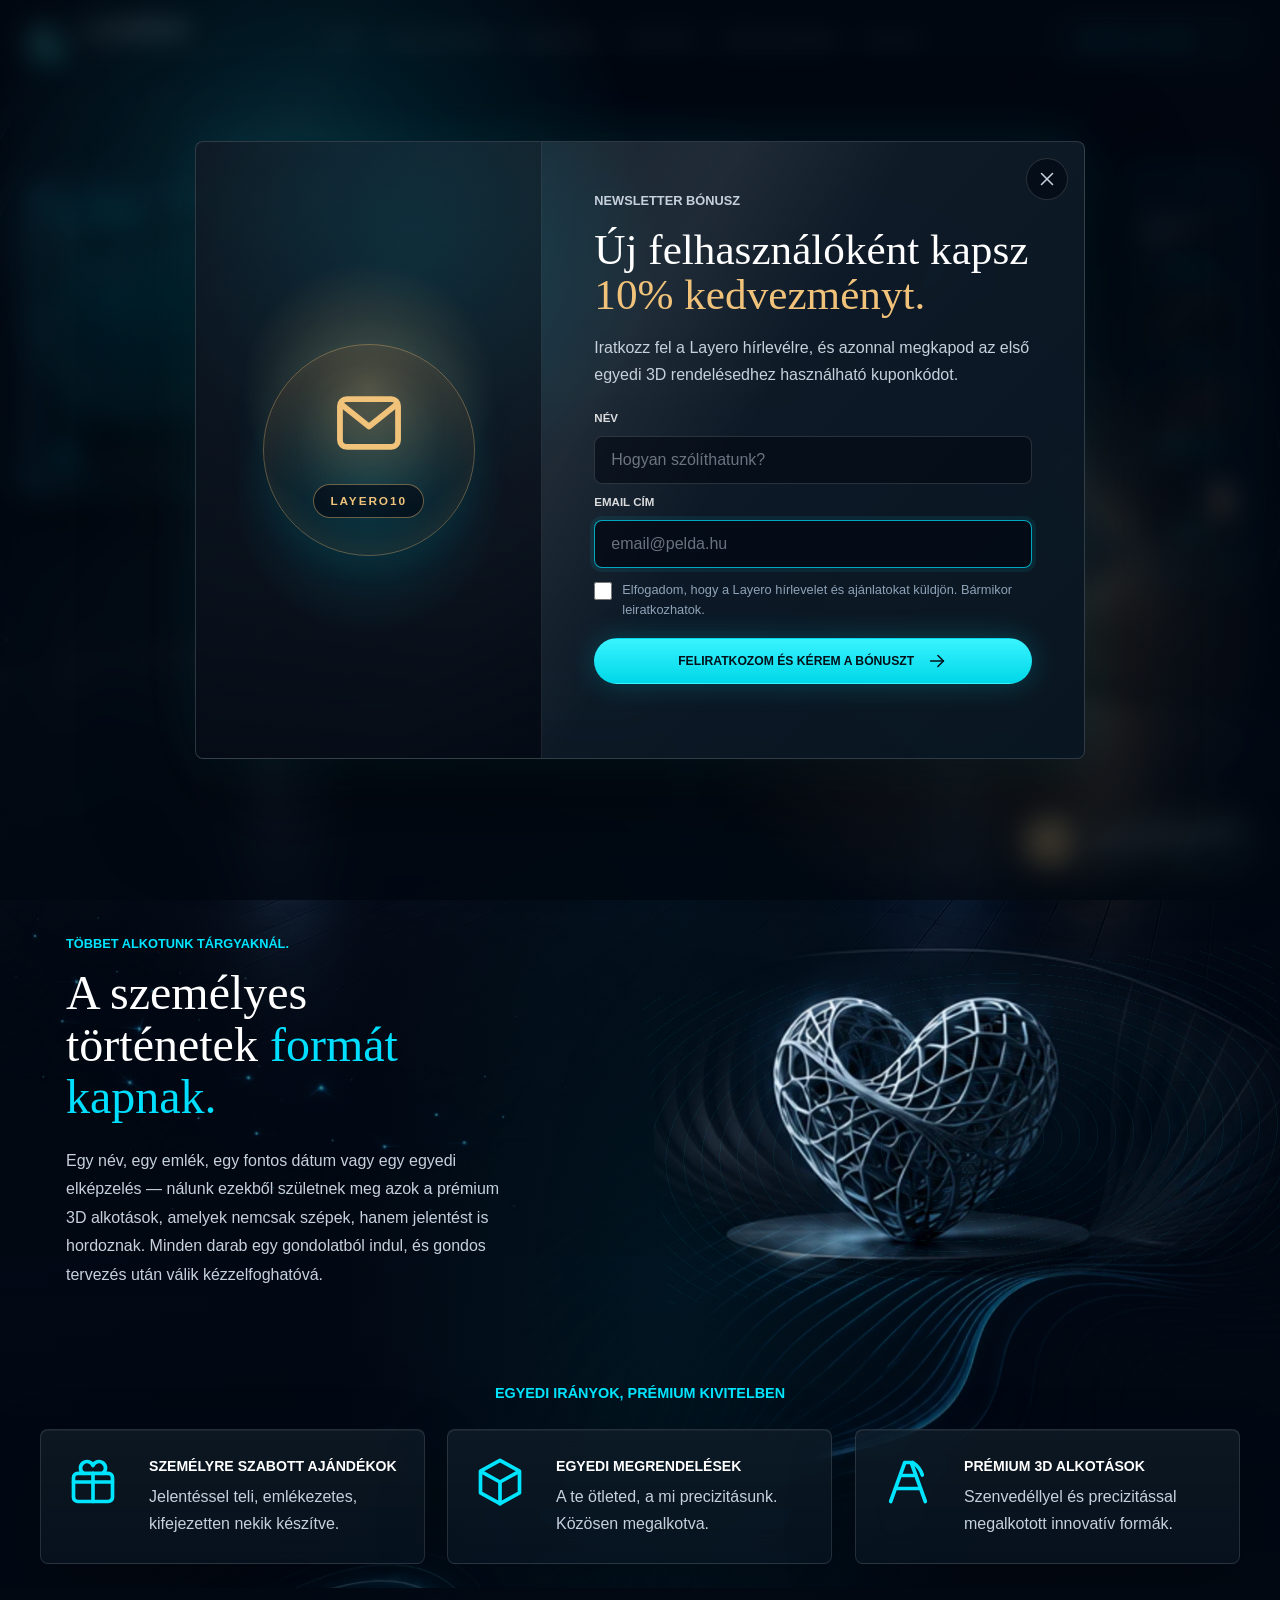
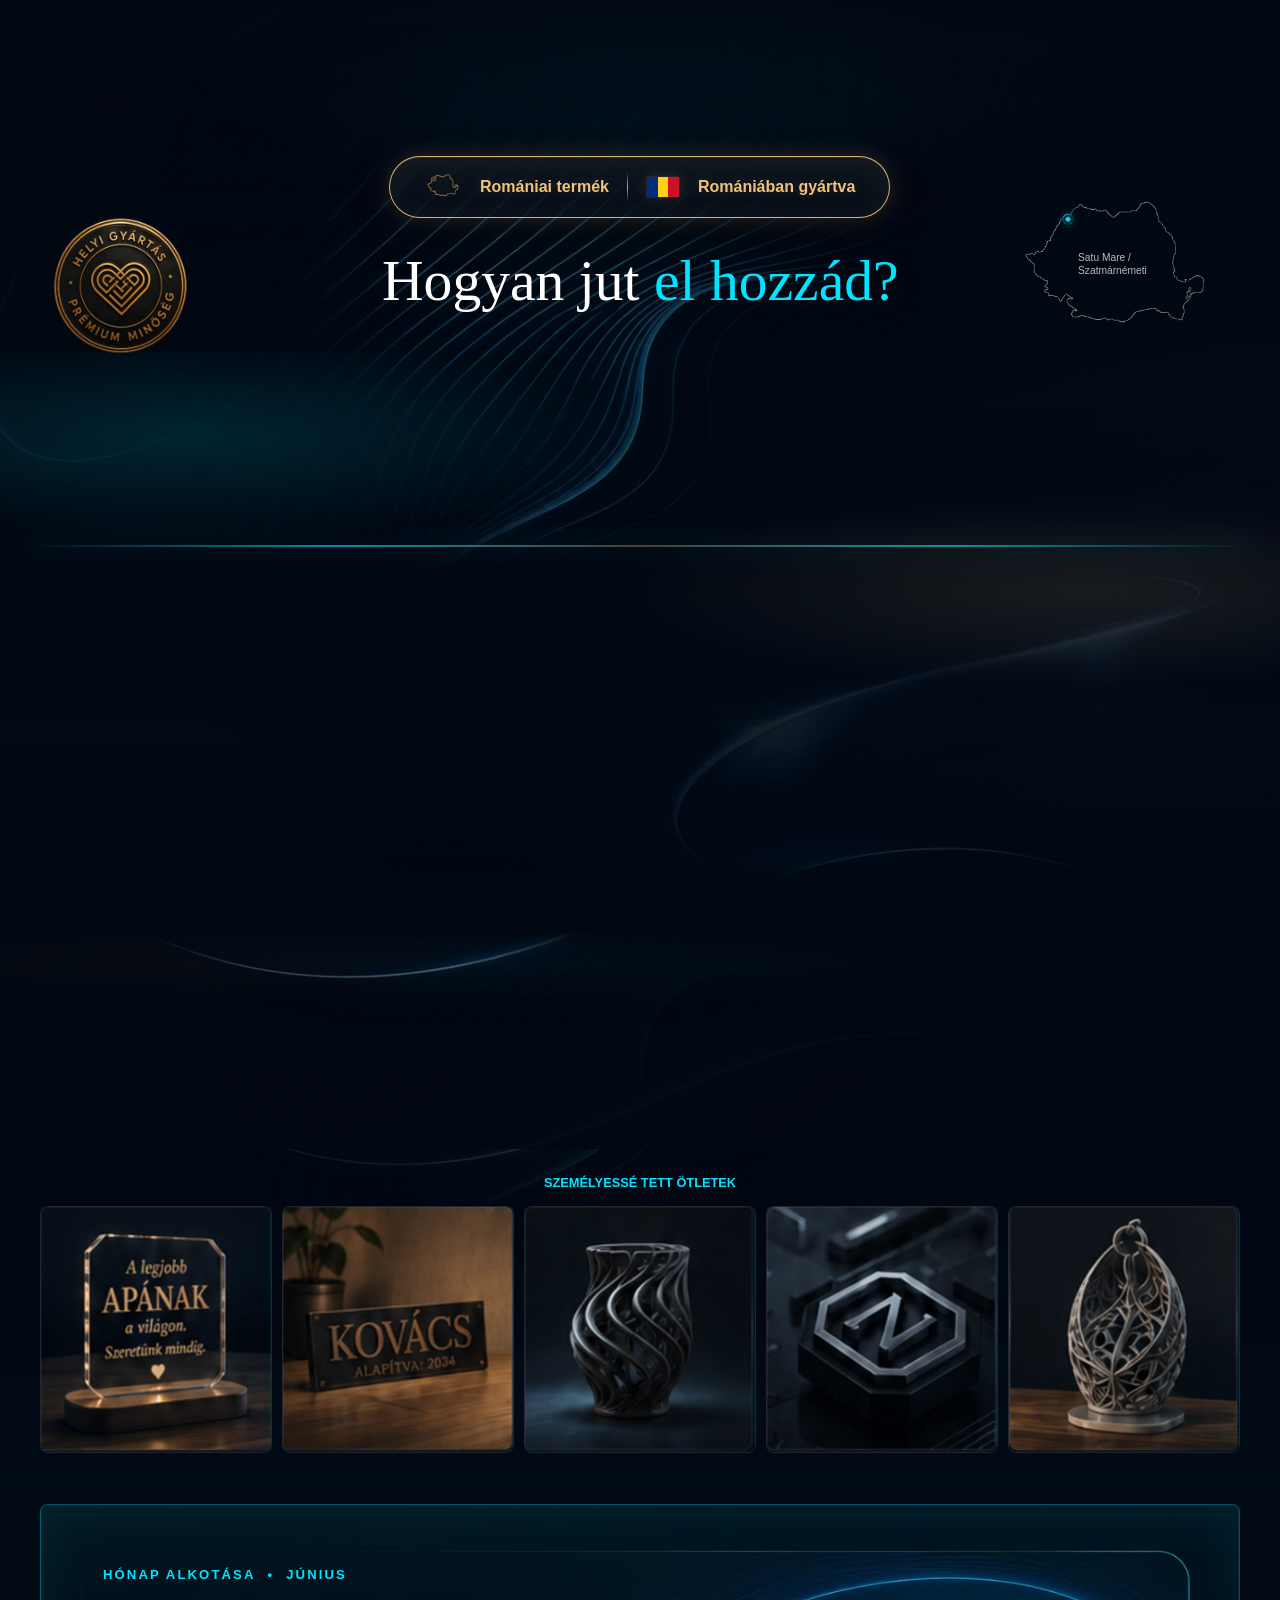
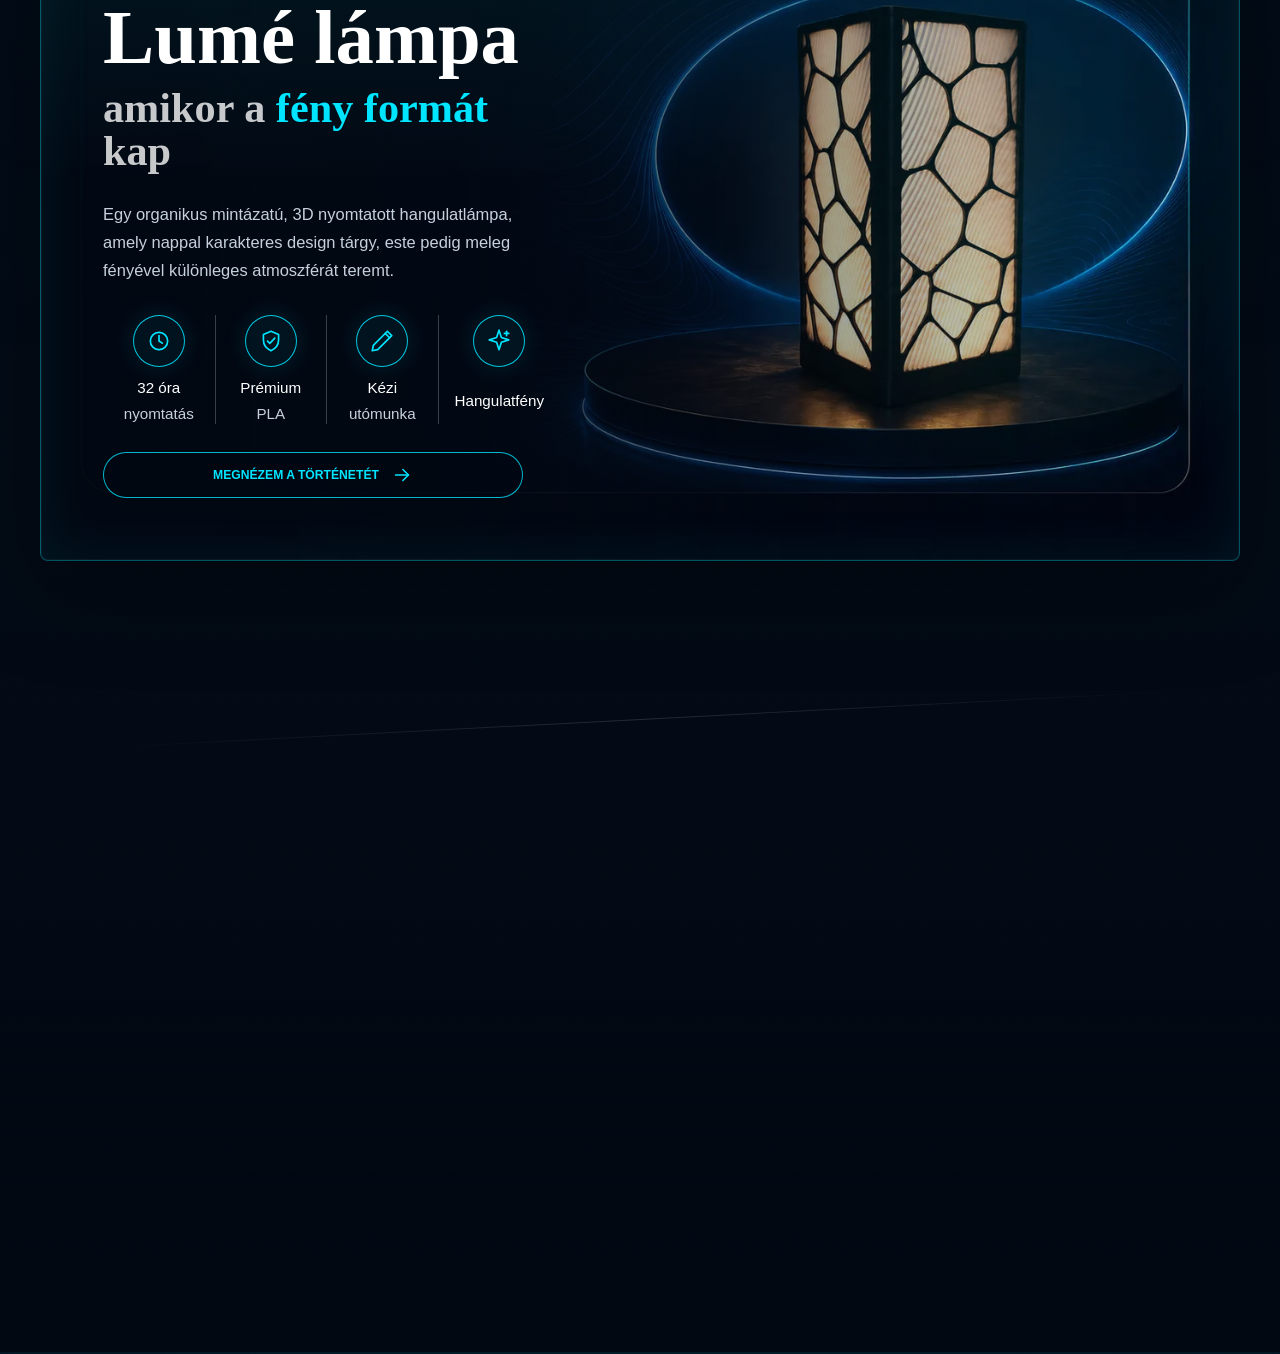
<file: index.html>
<!doctype html>
<html lang="hu">
  <head>
    <meta charset="utf-8">
    <meta name="viewport" content="width=device-width, initial-scale=1">
    <meta name="description" content="Layero 3D Design - szemelyre szabott ajandekok, egyedi 3D alkotasok es premium megrendelesek.">
    <title>Layero 3D Design</title>
    <link rel="preload" href="assets/images/hero-layero-futuristic-tunnel-900.webp" as="image" media="(max-width: 720px)">
    <link rel="preload" href="assets/images/hero-layero-futuristic-tunnel-1200.webp" as="image" media="(min-width: 721px) and (max-width: 1060px)">
    <link rel="preload" href="assets/images/hero-layero-futuristic-tunnel-1600.webp" as="image" media="(min-width: 1061px)">
    <link rel="preload" href="assets/images/hero-local-romania-transparent-720.webp" as="image" media="(min-width: 1061px)">
    <link rel="stylesheet" href="styles.css">
  </head>
  <body>
    <svg class="icon-sprite" aria-hidden="true" focusable="false">
      <symbol id="icon-arrow-right" viewBox="0 0 24 24">
        <path d="M5 12h14"></path>
        <path d="m13 6 6 6-6 6"></path>
      </symbol>
      <symbol id="icon-gift" viewBox="0 0 24 24">
        <rect x="3" y="8" width="18" height="13" rx="2"></rect>
        <path d="M12 8v13"></path>
        <path d="M3 12h18"></path>
        <path d="M7.5 8A3 3 0 1 1 12 4.4 3 3 0 1 1 16.5 8"></path>
      </symbol>
      <symbol id="icon-cube" viewBox="0 0 24 24">
        <path d="m12 2 9 5v10l-9 5-9-5V7l9-5Z"></path>
        <path d="M12 22V12"></path>
        <path d="m3.3 7.2 8.7 4.8 8.7-4.8"></path>
      </symbol>
      <symbol id="icon-sculpture" viewBox="0 0 24 24">
        <path d="M4 21 10.5 3h3L20 21"></path>
        <path d="M7 15h10"></path>
        <path d="M9.2 9h5.6"></path>
        <path d="M14.2 3c2.2 1.4 3.7 3.3 4.4 5.8"></path>
      </symbol>
      <symbol id="icon-message" viewBox="0 0 24 24">
        <path d="M21 11.5a8.5 8.5 0 0 1-11.8 7.8L3 21l1.7-5.7A8.5 8.5 0 1 1 21 11.5Z"></path>
      </symbol>
      <symbol id="icon-pen" viewBox="0 0 24 24">
        <path d="m17 3 4 4L8 20l-5 1 1-5L17 3Z"></path>
        <path d="m15 5 4 4"></path>
      </symbol>
      <symbol id="icon-clock" viewBox="0 0 24 24">
        <circle cx="12" cy="12" r="8"></circle>
        <path d="M12 7v5l3 2"></path>
      </symbol>
      <symbol id="icon-shield" viewBox="0 0 24 24">
        <path d="M12 3 19 6v5c0 4.4-2.8 7.9-7 10-4.2-2.1-7-5.6-7-10V6l7-3Z"></path>
        <path d="m8.8 12.1 2.1 2.1 4.6-4.8"></path>
      </symbol>
      <symbol id="icon-spark" viewBox="0 0 24 24">
        <path d="M12 2 14.2 8.8 21 11l-6.8 2.2L12 20l-2.2-6.8L3 11l6.8-2.2L12 2Z"></path>
        <path d="M19 3v4"></path>
        <path d="M21 5h-4"></path>
      </symbol>
      <symbol id="icon-printer" viewBox="0 0 24 24">
        <rect x="5" y="3" width="14" height="6"></rect>
        <rect x="4" y="9" width="16" height="12" rx="2"></rect>
        <path d="M8 13h8"></path>
        <path d="M12 13v5"></path>
        <path d="m9 18 3 2 3-2"></path>
      </symbol>
      <symbol id="icon-package" viewBox="0 0 24 24">
        <path d="m12 2 8 4.5v11L12 22l-8-4.5v-11L12 2Z"></path>
        <path d="m4.5 7 7.5 4 7.5-4"></path>
        <path d="M12 11v11"></path>
      </symbol>
      <symbol id="icon-linkedin" viewBox="0 0 24 24">
        <path d="M6.5 10v8"></path>
        <path d="M10.5 18v-4.4c0-2.2 1.3-3.6 3.2-3.6 1.8 0 2.8 1.3 2.8 3.6V18"></path>
        <path d="M6.5 6.4v.1"></path>
      </symbol>
      <symbol id="icon-instagram" viewBox="0 0 24 24">
        <rect x="5" y="5" width="14" height="14" rx="4"></rect>
        <circle cx="12" cy="12" r="3"></circle>
        <path d="M16.5 7.5h.1"></path>
      </symbol>
      <symbol id="icon-dribbble" viewBox="0 0 24 24">
        <circle cx="12" cy="12" r="7"></circle>
        <path d="M6.5 9.5c4.2 0 7.7-1.4 10.1-3.2"></path>
        <path d="M8.2 17.7c1.8-3.6 5.2-6.2 10.7-6.3"></path>
        <path d="M9.4 5.7c2.2 2.8 3.9 6.8 5 12"></path>
      </symbol>
      <symbol id="icon-menu" viewBox="0 0 24 24">
        <path d="M4 7h16"></path>
        <path d="M4 12h16"></path>
        <path d="M4 17h16"></path>
      </symbol>
      <symbol id="icon-mail" viewBox="0 0 24 24">
        <rect x="3.5" y="5" width="17" height="14" rx="2"></rect>
        <path d="m4.5 7 7.5 6 7.5-6"></path>
      </symbol>
      <symbol id="icon-ticket" viewBox="0 0 24 24">
        <path d="M4 8a2 2 0 0 1 2-2h12a2 2 0 0 1 2 2v2.2a2 2 0 0 0 0 3.6V16a2 2 0 0 1-2 2H6a2 2 0 0 1-2-2v-2.2a2 2 0 0 0 0-3.6V8Z"></path>
        <path d="M9 9h.01"></path>
        <path d="M15 15h.01"></path>
        <path d="m15 9-6 6"></path>
      </symbol>
      <symbol id="icon-copy" viewBox="0 0 24 24">
        <rect x="8" y="8" width="11" height="11" rx="2"></rect>
        <path d="M5 16H4a2 2 0 0 1-2-2V5a2 2 0 0 1 2-2h9a2 2 0 0 1 2 2v1"></path>
      </symbol>
      <symbol id="icon-check" viewBox="0 0 24 24">
        <path d="m5 12 4 4L19 6"></path>
      </symbol>
      <symbol id="icon-x" viewBox="0 0 24 24">
        <path d="M6 6l12 12"></path>
        <path d="M18 6 6 18"></path>
      </symbol>
    </svg>

    <header class="site-header motion-load" style="--load-delay: 80ms">
      <div class="header-shell">
        <a class="logo" href="index.html" aria-label="Layero 3D Design főoldal">
          <img class="logo__brand-mark" src="assets/layero-logo-mark-from-source.png" alt="" width="240" height="237">
          <img class="logo__brand-wordmark" src="assets/layero-logo-wordmark-from-source.png" alt="Layero 3D Design" width="493" height="171">
        </a>

        <button class="nav-toggle" type="button" aria-controls="site-navigation" aria-expanded="false" data-nav-toggle>
          <span class="sr-only">Menu megnyitasa</span>
          <svg class="icon" aria-hidden="true"><use href="#icon-menu"></use></svg>
        </button>

        <nav class="site-nav" id="site-navigation" aria-label="Főmenü">
          <a href="vizio.html">Vízió</a>
          <a href="egyedi-munkak.html">Egyedi munkák</a>
          <a href="inspiracio.html">Inspiráció</a>
          <a href="tudastar.html">Tudástár</a>
          <a href="hogyan-mukodik.html">Hogyan működik</a>
          <a href="rolunk.html">Rólunk</a>
        </nav>

        <a class="btn btn--outline header-cta" href="kapcsolat.html" aria-label="Belépés a Layero shopba">
          Belépés a shopba
          <svg class="icon" aria-hidden="true"><use href="#icon-arrow-right"></use></svg>
        </a>
      </div>
    </header>

    <main id="top">
      <div class="page-decor" aria-hidden="true">
        <span class="page-decor__item page-decor__item--network"></span>
        <span class="page-decor__item page-decor__item--contours"></span>
        <span class="page-decor__item page-decor__item--vortex"></span>
        <span class="page-decor__item page-decor__item--ribbon"></span>
      </div>
      <section class="hero" aria-labelledby="hero-title">
        <div class="hero__bg" aria-hidden="true"></div>
        <div class="hero__fx" aria-hidden="true">
          <span class="hero__scan"></span>
          <span class="hero__grid"></span>
        </div>
        <div class="hero__shade" aria-hidden="true"></div>

        <aside class="hero-local" aria-label="Helyi gyártás Satu Mare-ben">
          <div class="hero-local__scene">
            <div class="hero-local__card">
              <picture class="hero-local__picture">
                <source media="(max-width: 720px)" srcset="assets/images/hero-local-romania-transparent-460.webp">
                <img class="hero-local__img" src="assets/images/hero-local-romania-transparent-720.webp" alt="Románia térképe Satu Mare helyi gyártás jelöléssel" width="720" height="720">
              </picture>
              <span class="hero-local__marker">Satu Mare</span>
            </div>
          </div>
        </aside>

        <aside class="hero-flow" aria-label="Layero termékkategóriák">
          <span class="hero-flow__arrow" aria-hidden="true">⌃</span>
          <a class="hero-flow__item" href="egyedi-munkak.html">
            <img src="assets/images/layero-wire-heart-sculpture.webp" alt="">
            <span>Szobrok</span>
          </a>
          <a class="hero-flow__item" href="egyedi-munkak.html">
            <img src="assets/images/parametric-vase-object.webp" alt="">
            <span>Vázák</span>
          </a>
          <a class="hero-flow__item" href="inspiracio.html">
            <img src="assets/images/decorative-lattice-ornament.webp" alt="">
            <span>Dekorációk</span>
          </a>
          <a class="hero-flow__item" href="tudastar.html#muhelytitkok">
            <img src="assets/images/lume-lampa-feature-900.webp" alt="">
            <span>Lámpák</span>
          </a>
          <span class="hero-flow__arrow" aria-hidden="true">⌄</span>
        </aside>

        <div class="hero__content">
          <img class="hero__logo motion-load" style="--load-delay: 280ms" src="assets/layero-logo.png" alt="Layero 3D Design" width="512" height="497">
          <h1 class="motion-load" style="--load-delay: 460ms" id="hero-title">Az ötleted formát ölt, <span>rétegről rétegre.</span></h1>
          <p class="hero__lead motion-load" style="--load-delay: 600ms">Személyre szabott ajándékok, egyedi 3D alkotások és rendelésre készült különleges darabok, prémium részletességgel és modern kivitelezéssel megalkotva.</p>
          <div class="hero__actions motion-load" style="--load-delay: 740ms" aria-label="Fő műveletek">
            <a class="btn btn--primary" href="kapcsolat.html">Egyedi megrendelés kérése</a>
            <a class="btn btn--ghost" href="egyedi-munkak.html">
              Belépés a shopba
              <svg class="icon" aria-hidden="true"><use href="#icon-arrow-right"></use></svg>
            </a>
          </div>
        </div>
      </section>

      <section class="statement section" id="vision" aria-labelledby="statement-title">
        <div class="container statement__grid">
          <div class="statement__copy">
            <p class="eyebrow">Többet alkotunk tárgyaknál.</p>
            <h2 id="statement-title">A személyes történetek <span style="color:#00dfff">formát kapnak.</span></h2>
            <p class="statement__body">Egy név, egy emlék, egy fontos dátum vagy egy egyedi elképzelés — nálunk ezekből születnek meg azok a prémium 3D alkotások, amelyek nemcsak szépek, hanem jelentést is hordoznak. Minden darab egy gondolatból indul, és gondos tervezés után válik kézzelfoghatóvá.</p>
          </div>
          <div class="statement__visual" aria-hidden="true">
            <img src="assets/images/layero-wire-heart-sculpture.webp" alt="" loading="lazy">
          </div>
        </div>
      </section>

      <section class="services section" id="works" aria-labelledby="services-title">
        <div class="container">
          <h2 class="section-title" id="services-title">Egyedi irányok, prémium kivitelben</h2>
          <div class="services__grid">
            <article class="service-card">
              <svg class="service-card__icon" aria-hidden="true"><use href="#icon-gift"></use></svg>
              <div>
                <h3>Személyre szabott ajándékok</h3>
                <p>Jelentéssel teli, emlékezetes, kifejezetten nekik készítve.</p>
              </div>
            </article>
            <article class="service-card">
              <svg class="service-card__icon" aria-hidden="true"><use href="#icon-cube"></use></svg>
              <div>
                <h3>Egyedi megrendelések</h3>
                <p>A te ötleted, a mi precizitásunk. Közösen megalkotva.</p>
              </div>
            </article>
            <article class="service-card">
              <svg class="service-card__icon" aria-hidden="true"><use href="#icon-sculpture"></use></svg>
              <div>
                <h3>Prémium 3D alkotások</h3>
                <p>Szenvedéllyel és precizitással megalkotott innovatív formák.</p>
              </div>
            </article>
          </div>
        </div>
      </section>

      <section class="how-command section" id="process" aria-labelledby="process-title">
        <div class="how-command__shell">
          <div class="how-command__header">
            <img class="how-command__badge" src="assets/images/how-command/local-premium-badge.webp" alt="Helyi gyártás, prémium minőség" loading="lazy">
            <div class="how-command__origin" aria-label="Romániai termék, Romániában gyártva">
              <img class="how-command__origin-map" src="assets/images/how-command/new-icon-romania.webp" alt="" aria-hidden="true" loading="lazy">
              <span>Romániai termék</span>
              <span class="how-command__origin-divider" aria-hidden="true"></span>
              <span class="how-command__origin-flag" aria-hidden="true"><i></i><i></i><i></i></span>
              <span>Romániában gyártva</span>
            </div>
            <figure class="how-command__map">
              <img src="assets/images/how-command/romania-satu-mare-map.png" alt="Romániai gyártási helyszín, Satu Mare / Szatmárnémeti" loading="lazy">
              <figcaption>Satu Mare /<br>Szatmárnémeti</figcaption>
            </figure>
            <h2 id="process-title">Hogyan jut <span>el hozzád?</span></h2>
            <p>Átlátható vásárlási folyamat, helyi gyártással.</p>
          </div>

          <div class="how-command__steps" aria-label="A Layero rendelési folyamat lépései">
            <article class="how-command__step">
              <img src="assets/images/how-command/step-01-selection.webp" alt="" aria-hidden="true" loading="lazy">
              <div>
                <h3>1. Választás</h3>
                <p>Fedezd fel a lehetőségeket, és válaszd ki azt az alapot, amely legjobban illik az ötletedhez.</p>
              </div>
            </article>
            <article class="how-command__step">
              <img src="assets/images/how-command/step-02-customization.webp" alt="" aria-hidden="true" loading="lazy">
              <div>
                <h3>2. Testreszabás</h3>
                <p>Add meg a nevet, méretet, színeket és minden fontos személyes részletet.</p>
              </div>
            </article>
            <article class="how-command__step">
              <img src="assets/images/how-command/step-03-confirmation.webp" alt="" aria-hidden="true" loading="lazy">
              <div>
                <h3>3. Visszaigazolás</h3>
                <p>Átnézzük az elképzelést, pontosítjuk a részleteket, majd visszaigazoljuk a rendelést.</p>
              </div>
            </article>
            <article class="how-command__step">
              <img src="assets/images/how-command/step-04-production.webp" alt="" aria-hidden="true" loading="lazy">
              <div>
                <h3>4. Gyártás</h3>
                <p>Helyi műhelyben, gondos beállításokkal és rétegről rétegre készítjük el a terméket.</p>
              </div>
            </article>
            <article class="how-command__step">
              <img src="assets/images/how-command/step-05-delivery.webp" alt="" aria-hidden="true" loading="lazy">
              <div>
                <h3>5. Kiszállítás</h3>
                <p>Prémium csomagolásban, biztonságosan előkészítve küldjük el hozzád.</p>
              </div>
            </article>
          </div>

          <div class="how-command__divider" aria-hidden="true">
            <span></span>
            <strong>Miért különleges?</strong>
            <span></span>
          </div>

          <div class="how-command__benefits" aria-label="Layero előnyök">
            <article class="how-command__benefit">
              <img src="assets/images/how-command/new-icon-romania.webp" alt="" aria-hidden="true" loading="lazy">
              <div>
                <h3>Helyi készítés</h3>
                <p>Romániában, romániai szakértelemmel és odafigyeléssel.</p>
              </div>
            </article>
            <article class="how-command__benefit">
              <img src="assets/images/how-command/new-icon-fingerprint.webp" alt="" aria-hidden="true" loading="lazy">
              <div>
                <h3>Egyedi rendelés</h3>
                <p>Nincs két egyforma termék. Minden darab a te ötletedből születik.</p>
              </div>
            </article>
            <article class="how-command__benefit">
              <img src="assets/images/how-command/new-icon-gift.webp" alt="" aria-hidden="true" loading="lazy">
              <div>
                <h3>Prémium csomagolás</h3>
                <p>Igényes megjelenés belül és kívül - tökéletes ajándéknak is.</p>
              </div>
            </article>
          </div>

          <a class="btn btn--primary how-command__cta" href="kapcsolat.html">
            Saját terméket szeretnék
            <svg class="icon" aria-hidden="true"><use href="#icon-arrow-right"></use></svg>
          </a>
        </div>
      </section>

      <section class="gallery section" id="inspiration" aria-labelledby="gallery-title">
        <div class="container">
          <p class="eyebrow eyebrow--center">Személyessé tett ötletek</p>
          <h2 class="sr-only" id="gallery-title">Inspirációs galéria</h2>
          <div class="gallery__grid" aria-label="Layero inspirációs vizuálok">
            <figure class="gallery-card">
              <img src="assets/images/personalized-father-plaque.webp" alt="Világító akril ajándék plakett apának" loading="lazy">
            </figure>
            <figure class="gallery-card">
              <img src="assets/images/custom-family-nameplate.webp" alt="Egyedi családi névtábla meleg fényben" loading="lazy">
            </figure>
            <figure class="gallery-card">
              <img src="assets/images/parametric-vase-object.webp" alt="Sötét parametrikus 3D váza" loading="lazy">
            </figure>
            <figure class="gallery-card">
              <img src="assets/images/branded-3d-object-emblem.webp" alt="Márkázott fémes 3D objektum embléma" loading="lazy">
            </figure>
            <figure class="gallery-card">
              <img src="assets/images/decorative-lattice-ornament.webp" alt="Dekoratív filigrán rácsos dísztárgy" loading="lazy">
            </figure>
          </div>

          <div class="monthly-creation" id="monthly-creation" aria-labelledby="monthly-title">
            <div class="monthly-creation__panel">
              <div class="monthly-creation__content">
                <p class="monthly-creation__kicker">Hónap alkotása <span aria-hidden="true">•</span> Június</p>
                <h3 id="monthly-title">Lumé lámpa <span>amikor a <em>fény formát</em> kap</span></h3>
                <p>Egy organikus mintázatú, 3D nyomtatott hangulatlámpa, amely nappal karakteres design tárgy, este pedig meleg fényével különleges atmoszférát teremt.</p>

                <div class="monthly-creation__facts" aria-label="Lumé lámpa jellemzői">
                  <div class="monthly-creation__fact">
                    <span><svg class="icon" aria-hidden="true"><use href="#icon-clock"></use></svg></span>
                    <strong>32 óra</strong>
                    <small>nyomtatás</small>
                  </div>
                  <div class="monthly-creation__fact">
                    <span><svg class="icon" aria-hidden="true"><use href="#icon-shield"></use></svg></span>
                    <strong>Prémium</strong>
                    <small>PLA</small>
                  </div>
                  <div class="monthly-creation__fact">
                    <span><svg class="icon" aria-hidden="true"><use href="#icon-pen"></use></svg></span>
                    <strong>Kézi</strong>
                    <small>utómunka</small>
                  </div>
                  <div class="monthly-creation__fact">
                    <span><svg class="icon" aria-hidden="true"><use href="#icon-spark"></use></svg></span>
                    <strong>Hangulatfény</strong>
                  </div>
                </div>

                <a class="btn btn--ghost monthly-creation__story" href="tudastar.html#muhelytitkok">
                  Megnézem a történetét
                  <svg class="icon" aria-hidden="true"><use href="#icon-arrow-right"></use></svg>
                </a>
              </div>
            </div>

            <a class="btn btn--ghost monthly-creation__more" href="inspiracio.html">
              Továbbiak megtekintése
              <svg class="icon" aria-hidden="true"><use href="#icon-arrow-right"></use></svg>
            </a>
          </div>
        </div>
      </section>

      <section class="final-cta section" id="contact" aria-labelledby="cta-title">
        <div class="container">
          <div class="final-cta__panel">
            <h2 id="cta-title">Alkossunk valami <span>igazán egyedit.</span></h2>
            <p>Minden projekt egy beszélgetéssel kezdődik. Oszd meg az ötleted, és alkossunk valami felejthetetlent.</p>
            <a class="btn btn--primary" href="kapcsolat.html">
              Projekt indítása
              <svg class="icon" aria-hidden="true"><use href="#icon-arrow-right"></use></svg>
            </a>
          </div>
        </div>
      </section>
    </main>

    <footer class="site-footer" id="about">
      <div class="container footer__grid">
        <div class="footer__brand">
          <a class="logo" href="index.html" aria-label="Layero 3D Design főoldal">
            <img class="logo__brand-mark" src="assets/layero-logo-mark-from-source.png" alt="" width="240" height="237">
            <img class="logo__brand-wordmark" src="assets/layero-logo-wordmark-from-source.png" alt="Layero 3D Design" width="493" height="171">
          </a>
          <p>Egyedi 3D alkotások és személyre szabott ajándékok modern technológiával és szenvedéllyel készítve.</p>
        </div>
        <nav class="footer__links" aria-label="Gyors linkek">
          <h2>Gyors linkek</h2>
          <a href="index.html">Főoldal</a>
          <a href="egyedi-munkak.html">Egyedi munkák</a>
          <a href="inspiracio.html">Inspiráció</a>
          <a href="tudastar.html">Tudástár</a>
          <a href="hogyan-mukodik.html">Hogyan működik</a>
          <a href="rolunk.html">Rólunk</a>
        </nav>
        <nav class="footer__links" aria-label="Szolgáltatások">
          <h2>Szolgáltatások</h2>
          <a href="szemelyre-szabott-ajandekok.html">Személyre szabott ajándékok</a>
          <a href="egyedi-munkak.html">Egyedi megrendelések</a>
          <a href="egyedi-munkak.html">Prémium 3D alkotások</a>
          <a href="markaknak-es-alkotoknak.html">Céges megrendelések</a>
        </nav>
        <div class="footer__contact">
          <h2>Kapcsolat</h2>
          <a href="mailto:hello@layero3d.hu">hello@layero3d.hu</a>
          <a href="tel:+36701234567">+36 70 123 4567</a>
          <span>Magyarország</span>
          <div class="socials" aria-label="Közösségi linkek">
            <a href="#" aria-label="LinkedIn">
              <svg class="icon" aria-hidden="true"><use href="#icon-linkedin"></use></svg>
            </a>
            <a href="#" aria-label="Instagram">
              <svg class="icon" aria-hidden="true"><use href="#icon-instagram"></use></svg>
            </a>
            <a href="#" aria-label="Dribbble">
              <svg class="icon" aria-hidden="true"><use href="#icon-dribbble"></use></svg>
            </a>
          </div>
        </div>
      </div>
      <div class="container footer__bottom">
        <p>© 2024 Layero 3D Design. Minden jog fenntartva.</p>
        <div>
          <a href="#">Adatvédelmi tájékoztató</a>
          <a href="#">Általános szerződési feltételek</a>
        </div>
      </div>
    </footer>

    <button class="newsletter-fab" type="button" data-newsletter-open aria-haspopup="dialog" aria-controls="newsletter-popup">
      <span class="newsletter-fab__icon" aria-hidden="true">
        <svg class="icon"><use href="#icon-ticket"></use></svg>
      </span>
      <span>
        <strong>-10% els&#337; rendel&eacute;sre</strong>
        <small>&Uacute;j felhaszn&aacute;l&oacute;i b&oacute;nusz</small>
      </span>
    </button>

    <div class="newsletter-modal" id="newsletter-popup" role="dialog" aria-modal="true" aria-labelledby="newsletter-title" aria-describedby="newsletter-description" hidden data-newsletter-modal>
      <div class="newsletter-modal__backdrop" data-newsletter-close></div>
      <section class="newsletter-modal__panel" tabindex="-1">
        <button class="newsletter-modal__close" type="button" data-newsletter-close aria-label="Newsletter ablak bez&aacute;r&aacute;sa">
          <svg class="icon" aria-hidden="true"><use href="#icon-x"></use></svg>
        </button>
        <div class="newsletter-modal__visual" aria-hidden="true">
          <svg class="icon"><use href="#icon-mail"></use></svg>
          <span>LAYERO10</span>
        </div>
        <div class="newsletter-modal__copy">
          <p class="eyebrow">Newsletter b&oacute;nusz</p>
          <h2 id="newsletter-title">&Uacute;j felhaszn&aacute;l&oacute;k&eacute;nt kapsz <span>10% kedvezm&eacute;nyt.</span></h2>
          <p id="newsletter-description">Iratkozz fel a Layero h&iacute;rlev&eacute;lre, &eacute;s azonnal megkapod az els&#337; egyedi 3D rendel&eacute;sedhez haszn&aacute;lhat&oacute; kuponk&oacute;dot.</p>

          <form class="newsletter-form" data-newsletter-form novalidate>
            <label for="newsletter-name">N&eacute;v</label>
            <input id="newsletter-name" name="name" type="text" autocomplete="name" placeholder="Hogyan sz&oacute;l&iacute;thatunk?">

            <label for="newsletter-email">Email c&iacute;m</label>
            <input id="newsletter-email" name="email" type="email" autocomplete="email" placeholder="email@pelda.hu" required>

            <label class="newsletter-form__consent">
              <input type="checkbox" name="consent" required>
              <span>Elfogadom, hogy a Layero h&iacute;rlevelet &eacute;s aj&aacute;nlatokat k&uuml;ldj&ouml;n. B&aacute;rmikor leiratkozhatok.</span>
            </label>

            <button class="btn btn--primary" type="submit">
              Feliratkozom &eacute;s k&eacute;rem a b&oacute;nuszt
              <svg class="icon" aria-hidden="true"><use href="#icon-arrow-right"></use></svg>
            </button>

            <p class="newsletter-form__status" data-newsletter-status role="status" aria-live="polite"></p>
          </form>

          <div class="newsletter-success" hidden data-newsletter-success>
            <div class="newsletter-success__mark" aria-hidden="true">
              <svg class="icon"><use href="#icon-check"></use></svg>
            </div>
            <h3>Sikeres feliratkoz&aacute;s</h3>
            <p>A b&oacute;nusz k&oacute;dod az els&#337; rendel&eacute;shez:</p>
            <output class="newsletter-success__code" aria-label="Kuponk&oacute;d">LAYERO10</output>
            <button class="btn btn--outline" type="button" data-copy-code>
              Kupon m&aacute;sol&aacute;sa
              <svg class="icon" aria-hidden="true"><use href="#icon-copy"></use></svg>
            </button>
            <p class="newsletter-success__copy-status" data-copy-status aria-live="polite"></p>
          </div>
        </div>
      </section>
    </div>

    <script src="script.js"></script>
  </body>
</html>
</file>
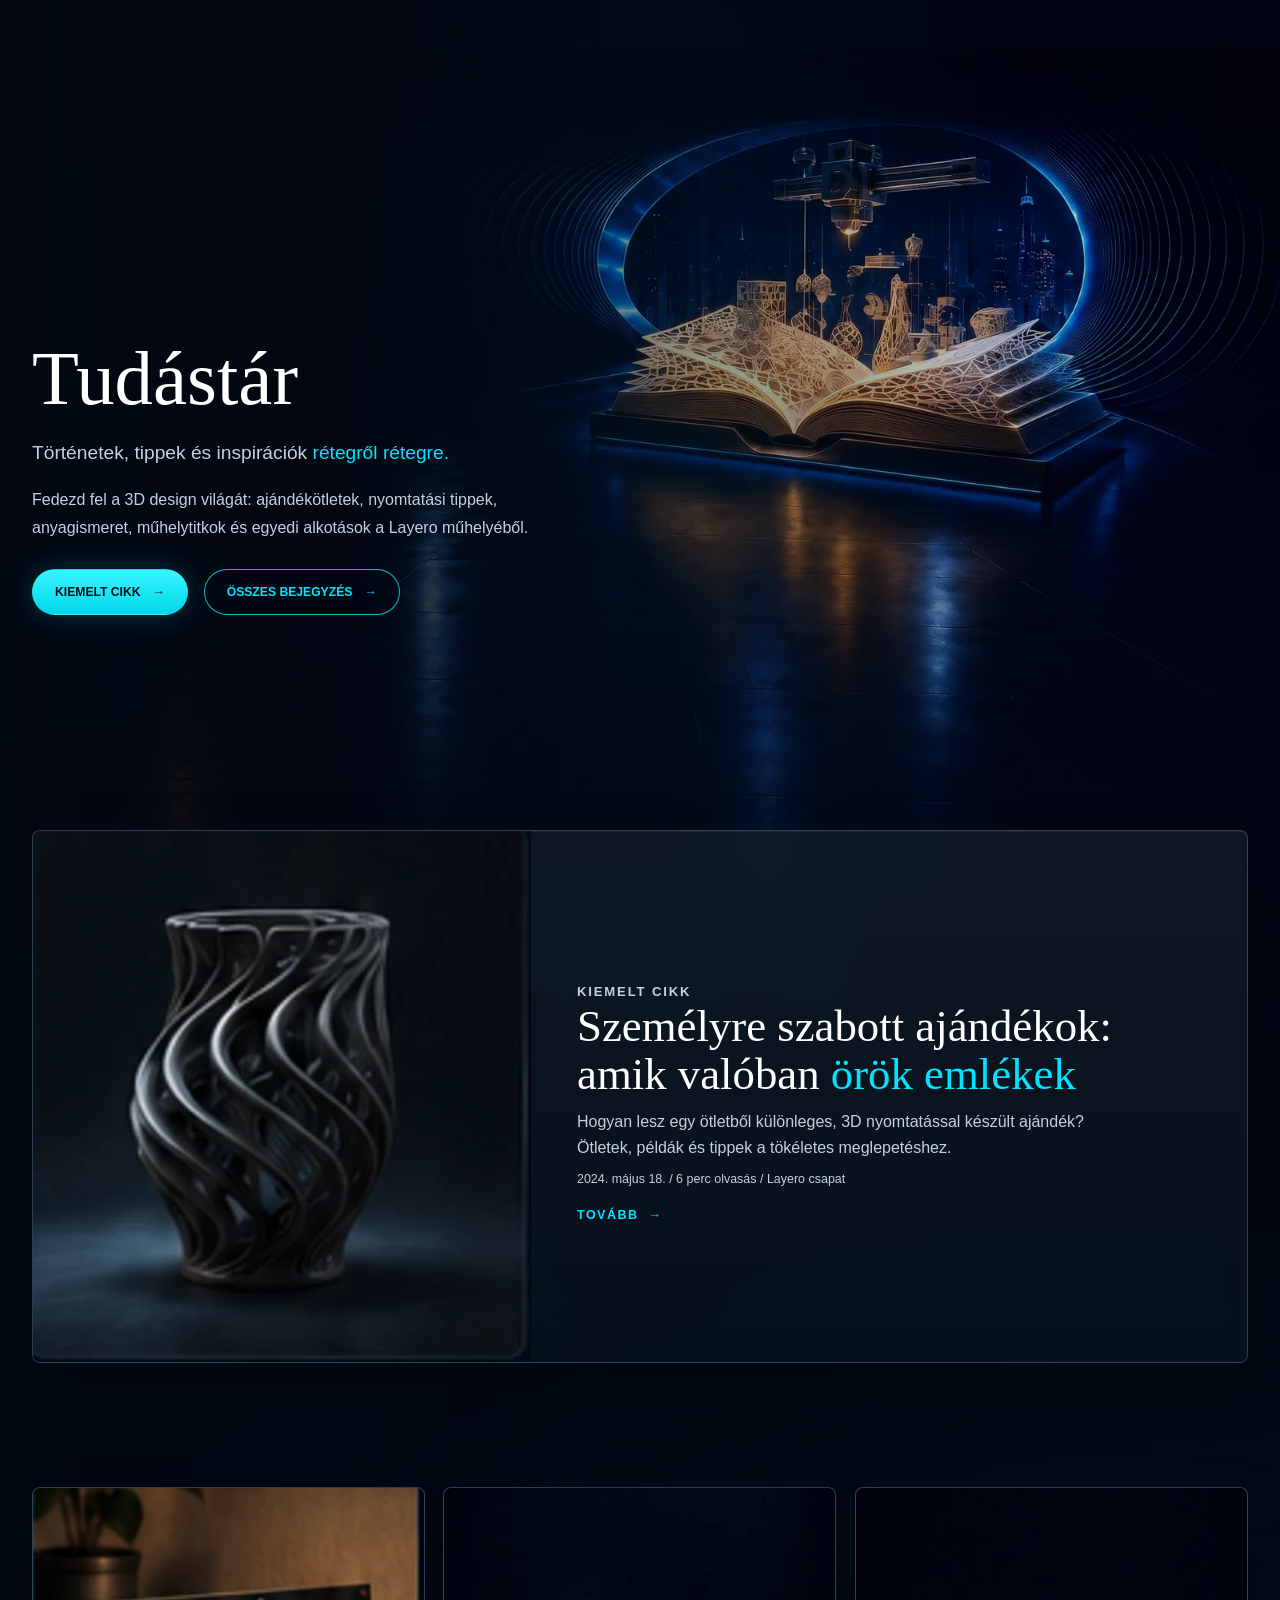
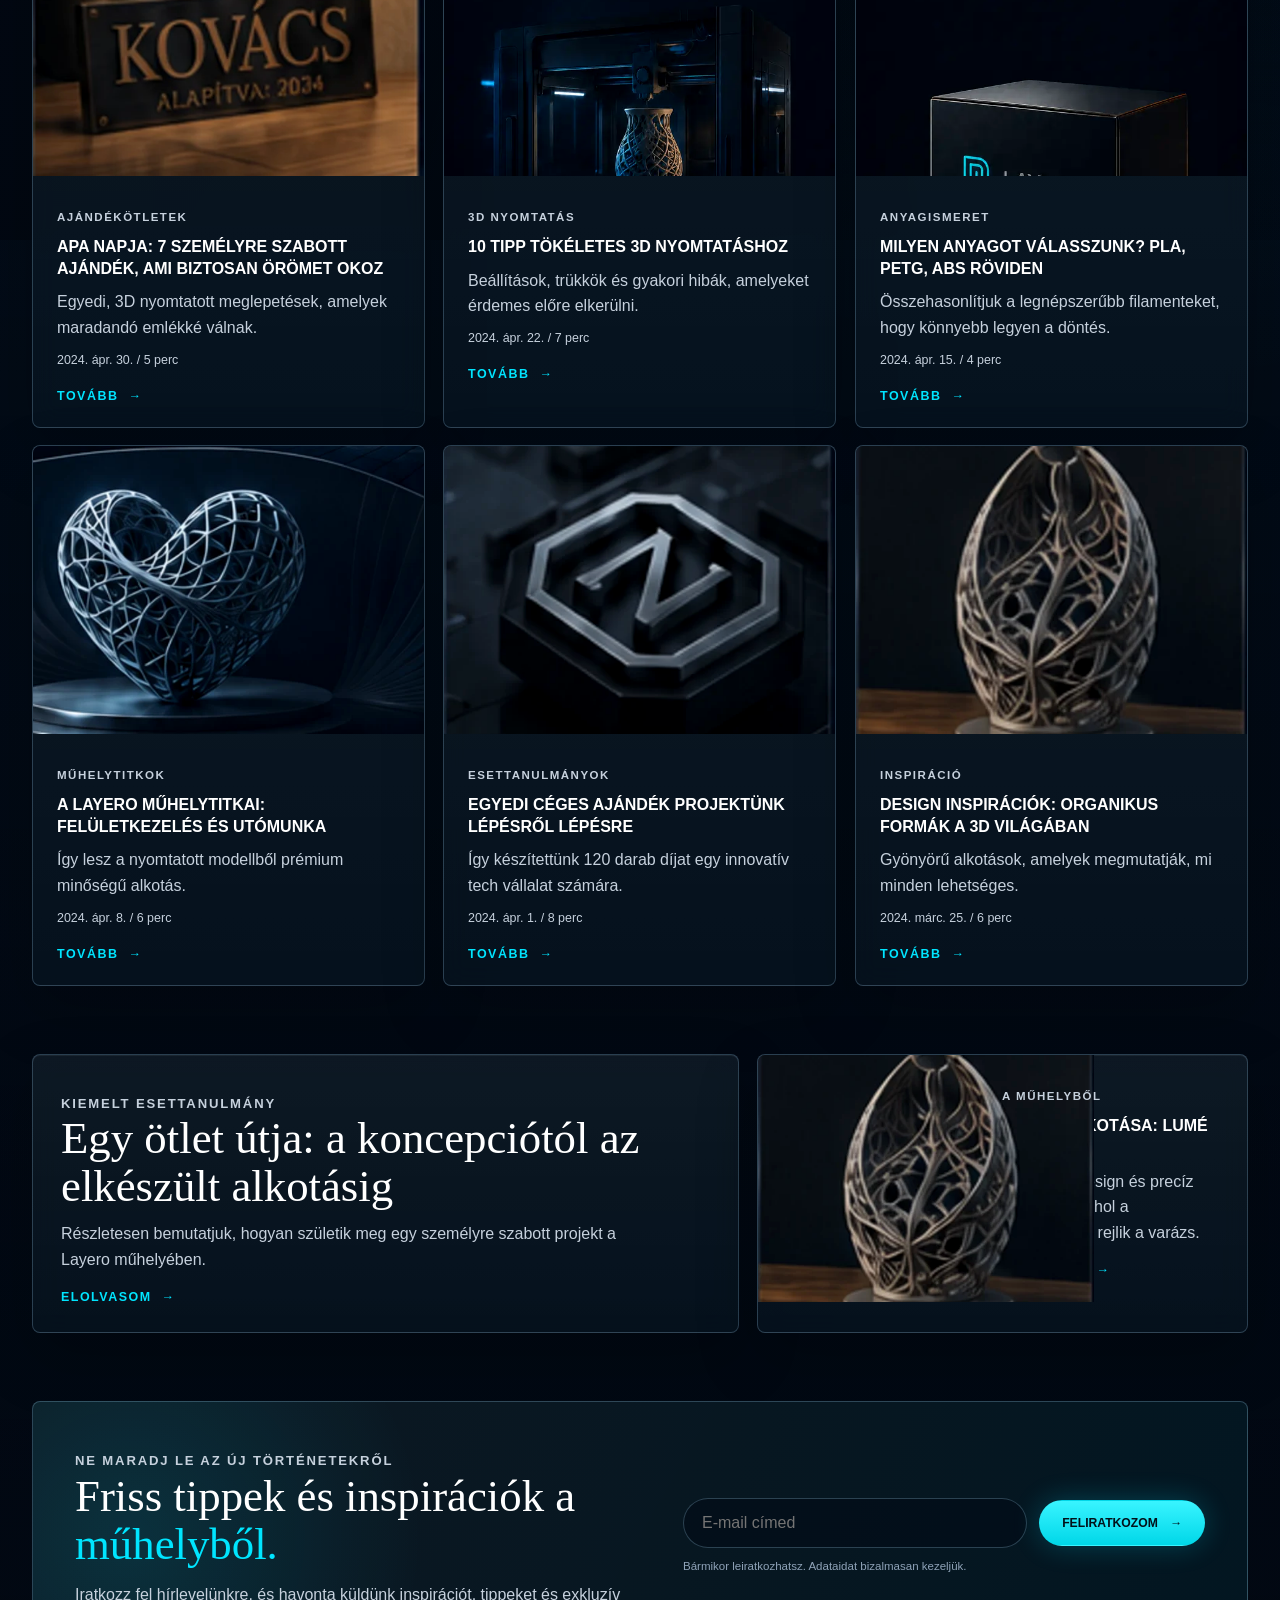
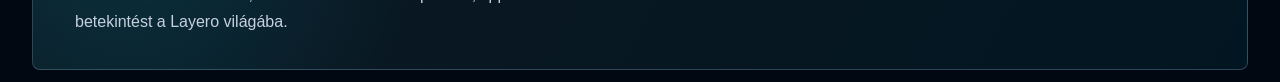
<file: blog.html>
<!doctype html>
<html lang="hu">
  <head>
    <meta charset="utf-8">
    <meta name="viewport" content="width=device-width, initial-scale=1">
    <meta http-equiv="refresh" content="0; url=tudastar.html">
    <meta name="robots" content="noindex">
    <title>Átirányítás a Tudástárra | Layero 3D Design</title>
    <link rel="canonical" href="tudastar.html">
  </head>
  <body>
    <p>Átirányítás a <a href="tudastar.html">Layero Tudástár</a> oldalra.</p>
  </body>
</html>
</file>
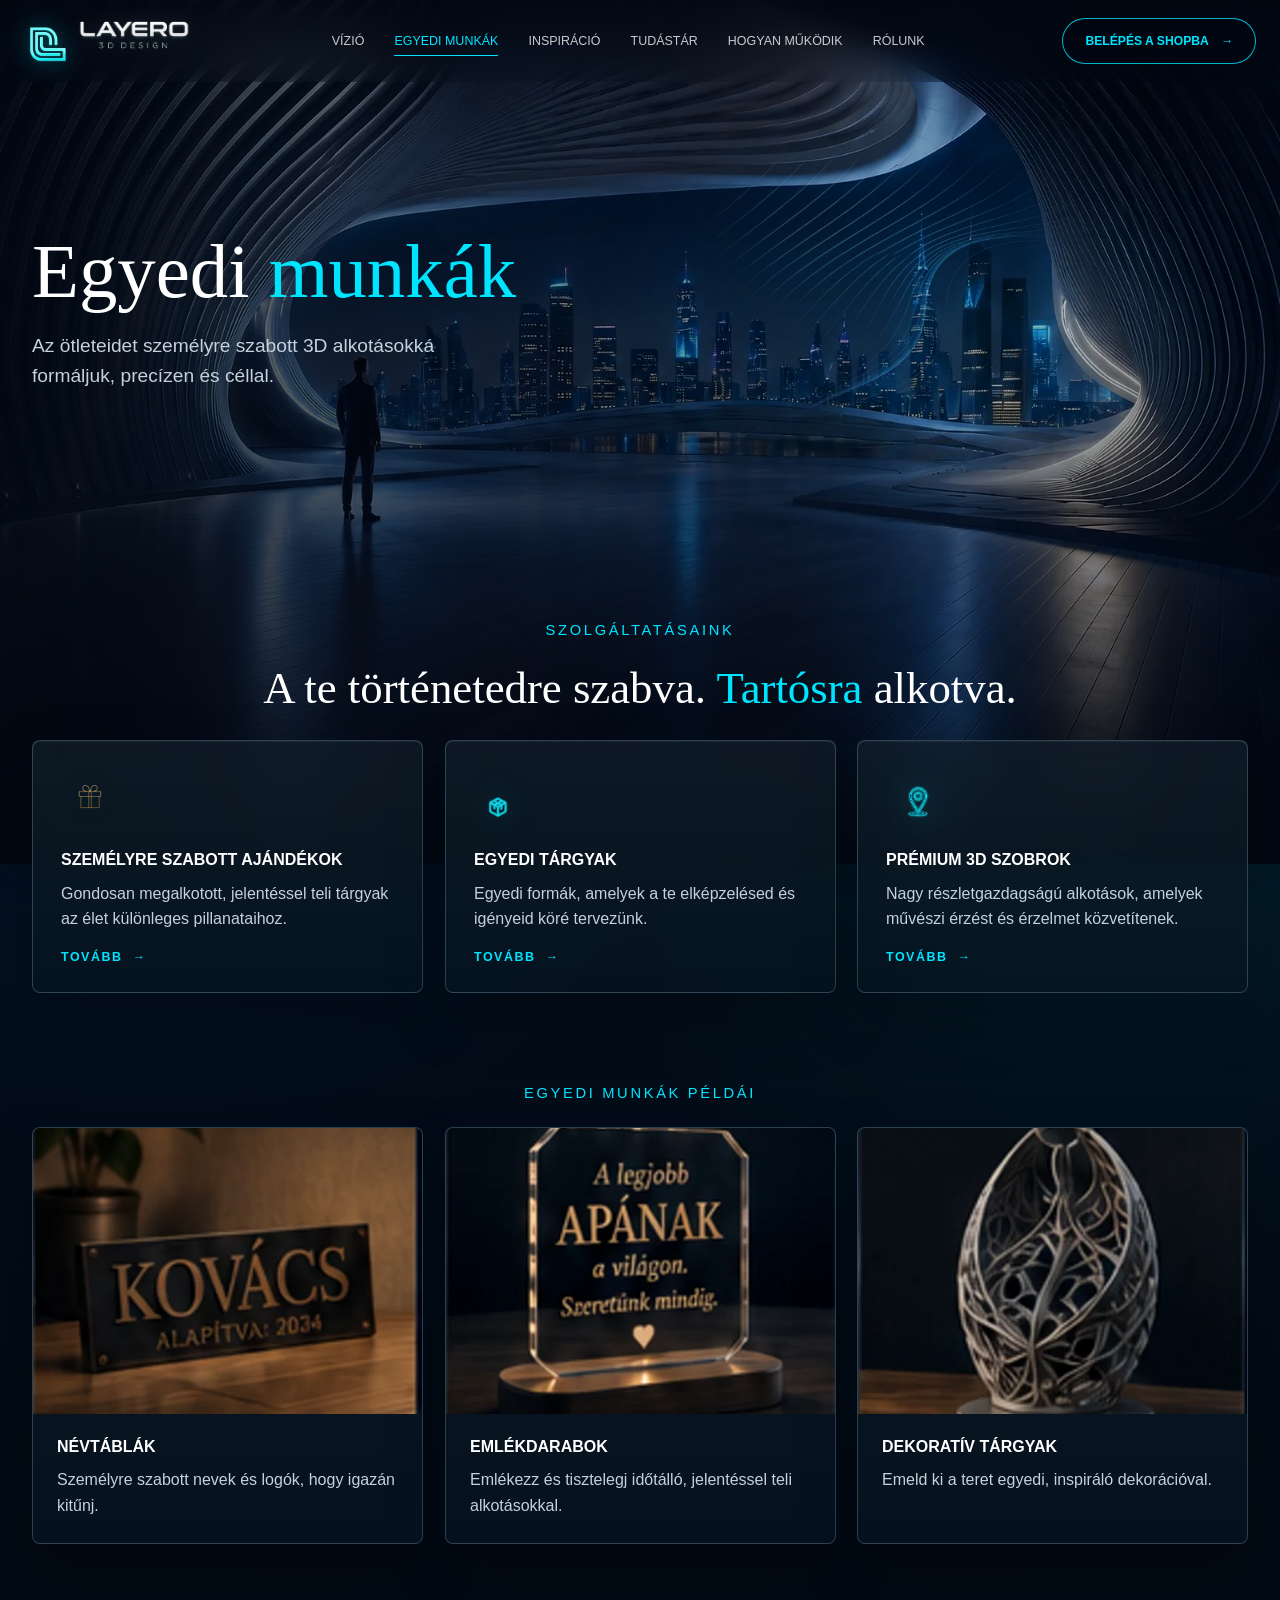
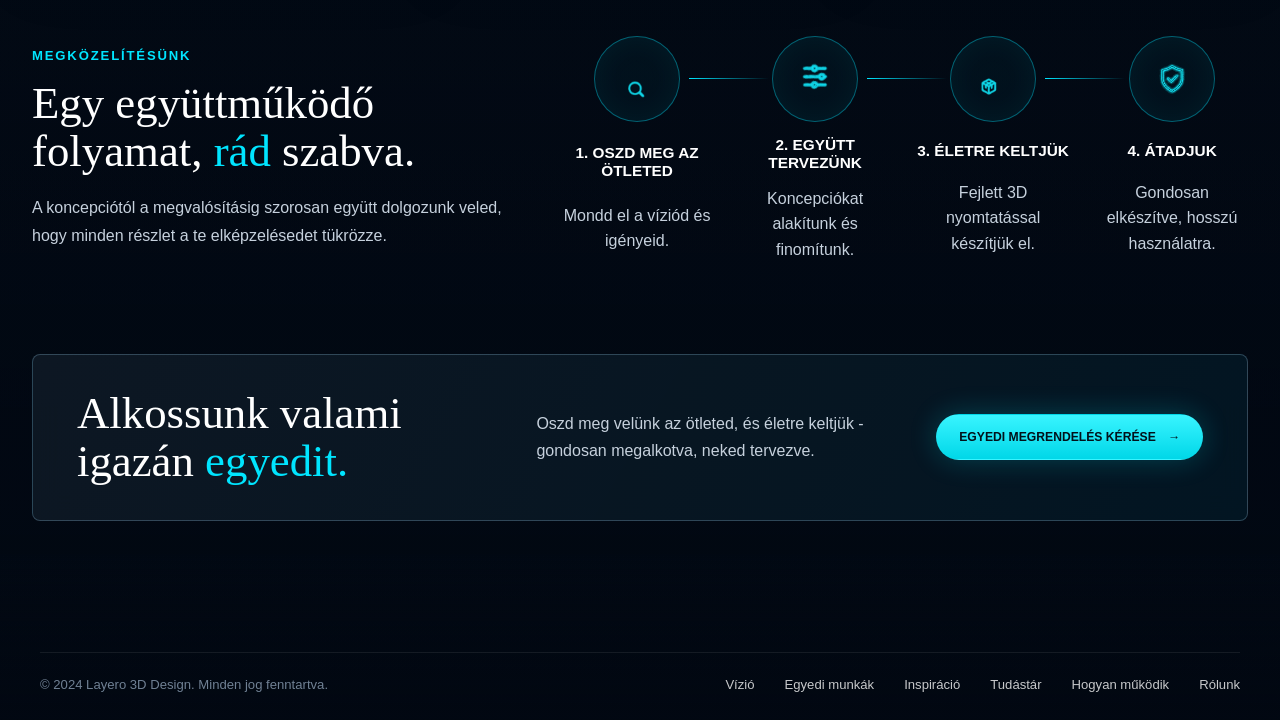
<file: egyedi-munkak.html>
<!doctype html>
<html lang="hu">
  <head>
    <meta charset="utf-8">
    <meta name="viewport" content="width=device-width, initial-scale=1">
    <meta name="description" content="Layero egyedi munkák - személyre szabott 3D ajándékok, tárgyak és prémium szoborszerű alkotások.">
    <title>Egyedi munkák | Layero 3D Design</title>
    <link rel="stylesheet" href="styles.css">
  </head>
  <body>
    <header class="site-header motion-load" style="--load-delay: 80ms">
      <div class="header-shell">
        <a class="logo" href="index.html" aria-label="Layero 3D Design főoldal">
          <img class="logo__brand-mark" src="assets/layero-logo-mark-from-source.png" alt="" width="240" height="237">
          <img class="logo__brand-wordmark" src="assets/layero-logo-wordmark-from-source.png" alt="Layero 3D Design" width="493" height="171">
        </a>
        <button class="nav-toggle" type="button" aria-controls="site-navigation" aria-expanded="false" data-nav-toggle>
          <span class="sr-only">Menü megnyitása</span><span class="nav-toggle__line" aria-hidden="true"></span>
        </button>
        <nav class="site-nav" id="site-navigation" aria-label="Főmenü">
          <a href="vizio.html">Vízió</a>
          <a href="egyedi-munkak.html" aria-current="page">Egyedi munkák</a>
          <a href="inspiracio.html">Inspiráció</a>
          <a href="tudastar.html">Tudástár</a>
          <a href="hogyan-mukodik.html">Hogyan működik</a>
          <a href="rolunk.html">Rólunk</a>
        </nav>
        <a class="btn btn--outline header-cta" href="kapcsolat.html">Belépés a shopba <span aria-hidden="true">→</span></a>
      </div>
    </header>

    <main class="subpage-main">
      <section class="subpage-hero" aria-labelledby="page-title">
        <div class="subpage-hero__bg" aria-hidden="true"></div>
        <div class="subpage-hero__fx" aria-hidden="true">
          <span class="subpage-hero__scan"></span>
          <span class="subpage-hero__grid-bg"></span>
        </div>
        <div class="subpage-hero__shade" aria-hidden="true"></div>
        <div class="subpage-shell subpage-hero__grid">
          <div class="subpage-hero__copy">
            <h1 class="subpage-title" id="page-title">Egyedi <span>munkák</span></h1>
            <p class="subpage-lead">Az ötleteidet személyre szabott 3D alkotásokká formáljuk, precízen és céllal.</p>
          </div>
          <div class="subpage-hero__media" aria-hidden="true"></div>
        </div>
      </section>

      <section class="subpage-section">
        <div class="subpage-shell">
          <p class="subpage-heading">Szolgáltatásaink</p>
          <h2 class="mini-title" style="text-align:center">A te történetedre szabva. <span>Tartósra</span> alkotva.</h2>
          <div class="page-card-grid page-card-grid--3" style="margin-top:28px">
            <article class="page-card page-card--pad">
              <img class="page-icon" src="assets/images/how-command/new-icon-gift.webp" alt="">
              <h3>Személyre szabott ajándékok</h3>
              <p>Gondosan megalkotott, jelentéssel teli tárgyak az élet különleges pillanataihoz.</p>
              <a class="page-card__link" href="szemelyre-szabott-ajandekok.html">Tovább <span aria-hidden="true">→</span></a>
            </article>
            <article class="page-card page-card--pad">
              <img class="page-icon" src="assets/images/how-command/icon-cube.png" alt="">
              <h3>Egyedi tárgyak</h3>
              <p>Egyedi formák, amelyek a te elképzelésed és igényeid köré tervezünk.</p>
              <a class="page-card__link" href="kapcsolat.html">Tovább <span aria-hidden="true">→</span></a>
            </article>
            <article class="page-card page-card--pad">
              <img class="page-icon" src="assets/images/how-command/icon-location.png" alt="">
              <h3>Prémium 3D szobrok</h3>
              <p>Nagy részletgazdagságú alkotások, amelyek művészi érzést és érzelmet közvetítenek.</p>
              <a class="page-card__link" href="markaknak-es-alkotoknak.html">Tovább <span aria-hidden="true">→</span></a>
            </article>
          </div>
        </div>
      </section>

      <section class="subpage-section subpage-section--tight">
        <div class="subpage-shell">
          <p class="subpage-heading">Egyedi munkák példái</p>
          <div class="page-card-grid page-card-grid--3">
            <article class="page-card">
              <div class="page-card__media"><img src="assets/images/custom-family-nameplate.webp" alt="Egyedi névtábla"></div>
              <div class="page-card__body"><h3>Névtáblák</h3><p>Személyre szabott nevek és logók, hogy igazán kitűnj.</p></div>
            </article>
            <article class="page-card">
              <div class="page-card__media"><img src="assets/images/personalized-father-plaque.webp" alt="Emléktárgy"></div>
              <div class="page-card__body"><h3>Emlékdarabok</h3><p>Emlékezz és tisztelegj időtálló, jelentéssel teli alkotásokkal.</p></div>
            </article>
            <article class="page-card">
              <div class="page-card__media"><img src="assets/images/decorative-lattice-ornament.webp" alt="Dekoratív tárgy"></div>
              <div class="page-card__body"><h3>Dekoratív tárgyak</h3><p>Emeld ki a teret egyedi, inspiráló dekorációval.</p></div>
            </article>
          </div>
        </div>
      </section>

      <section class="subpage-section">
        <div class="subpage-shell split-section">
          <div>
            <p class="subpage-kicker">Megközelítésünk</p>
            <h2 class="mini-title">Egy együttműködő folyamat, <span>rád</span> szabva.</h2>
            <p class="mini-copy">A koncepciótól a megvalósításig szorosan együtt dolgozunk veled, hogy minden részlet a te elképzelésedet tükrözze.</p>
          </div>
          <div class="process-line">
            <article class="process-node"><span class="process-node__icon"><img src="assets/images/how-command/icon-magnify.png" alt=""></span><h3>1. Oszd meg az ötleted</h3><p>Mondd el a víziód és igényeid.</p></article>
            <article class="process-node"><span class="process-node__icon"><img src="assets/images/how-command/icon-sliders.png" alt=""></span><h3>2. Együtt tervezünk</h3><p>Koncepciókat alakítunk és finomítunk.</p></article>
            <article class="process-node"><span class="process-node__icon"><img src="assets/images/how-command/icon-cube.png" alt=""></span><h3>3. Életre keltjük</h3><p>Fejlett 3D nyomtatással készítjük el.</p></article>
            <article class="process-node"><span class="process-node__icon"><img src="assets/images/how-command/icon-shield-check.png" alt=""></span><h3>4. Átadjuk</h3><p>Gondosan elkészítve, hosszú használatra.</p></article>
          </div>
        </div>
      </section>

      <section class="subpage-section subpage-section--tight">
        <div class="subpage-shell wide-cta">
          <h2 class="mini-title">Alkossunk valami igazán <span>egyedit.</span></h2>
          <p>Oszd meg velünk az ötleted, és életre keltjük - gondosan megalkotva, neked tervezve.</p>
          <a class="btn btn--primary" href="kapcsolat.html">Egyedi megrendelés kérése <span aria-hidden="true">→</span></a>
        </div>
      </section>
    </main>

    <footer class="site-footer">
      <div class="container footer__bottom">
        <p>© 2024 Layero 3D Design. Minden jog fenntartva.</p>
        <div><a href="vizio.html">Vízió</a><a href="egyedi-munkak.html">Egyedi munkák</a><a href="inspiracio.html">Inspiráció</a><a href="tudastar.html">Tudástár</a><a href="hogyan-mukodik.html">Hogyan működik</a><a href="rolunk.html">Rólunk</a></div>
      </div>
    </footer>
    <script src="script.js"></script>
  </body>
</html>
</file>
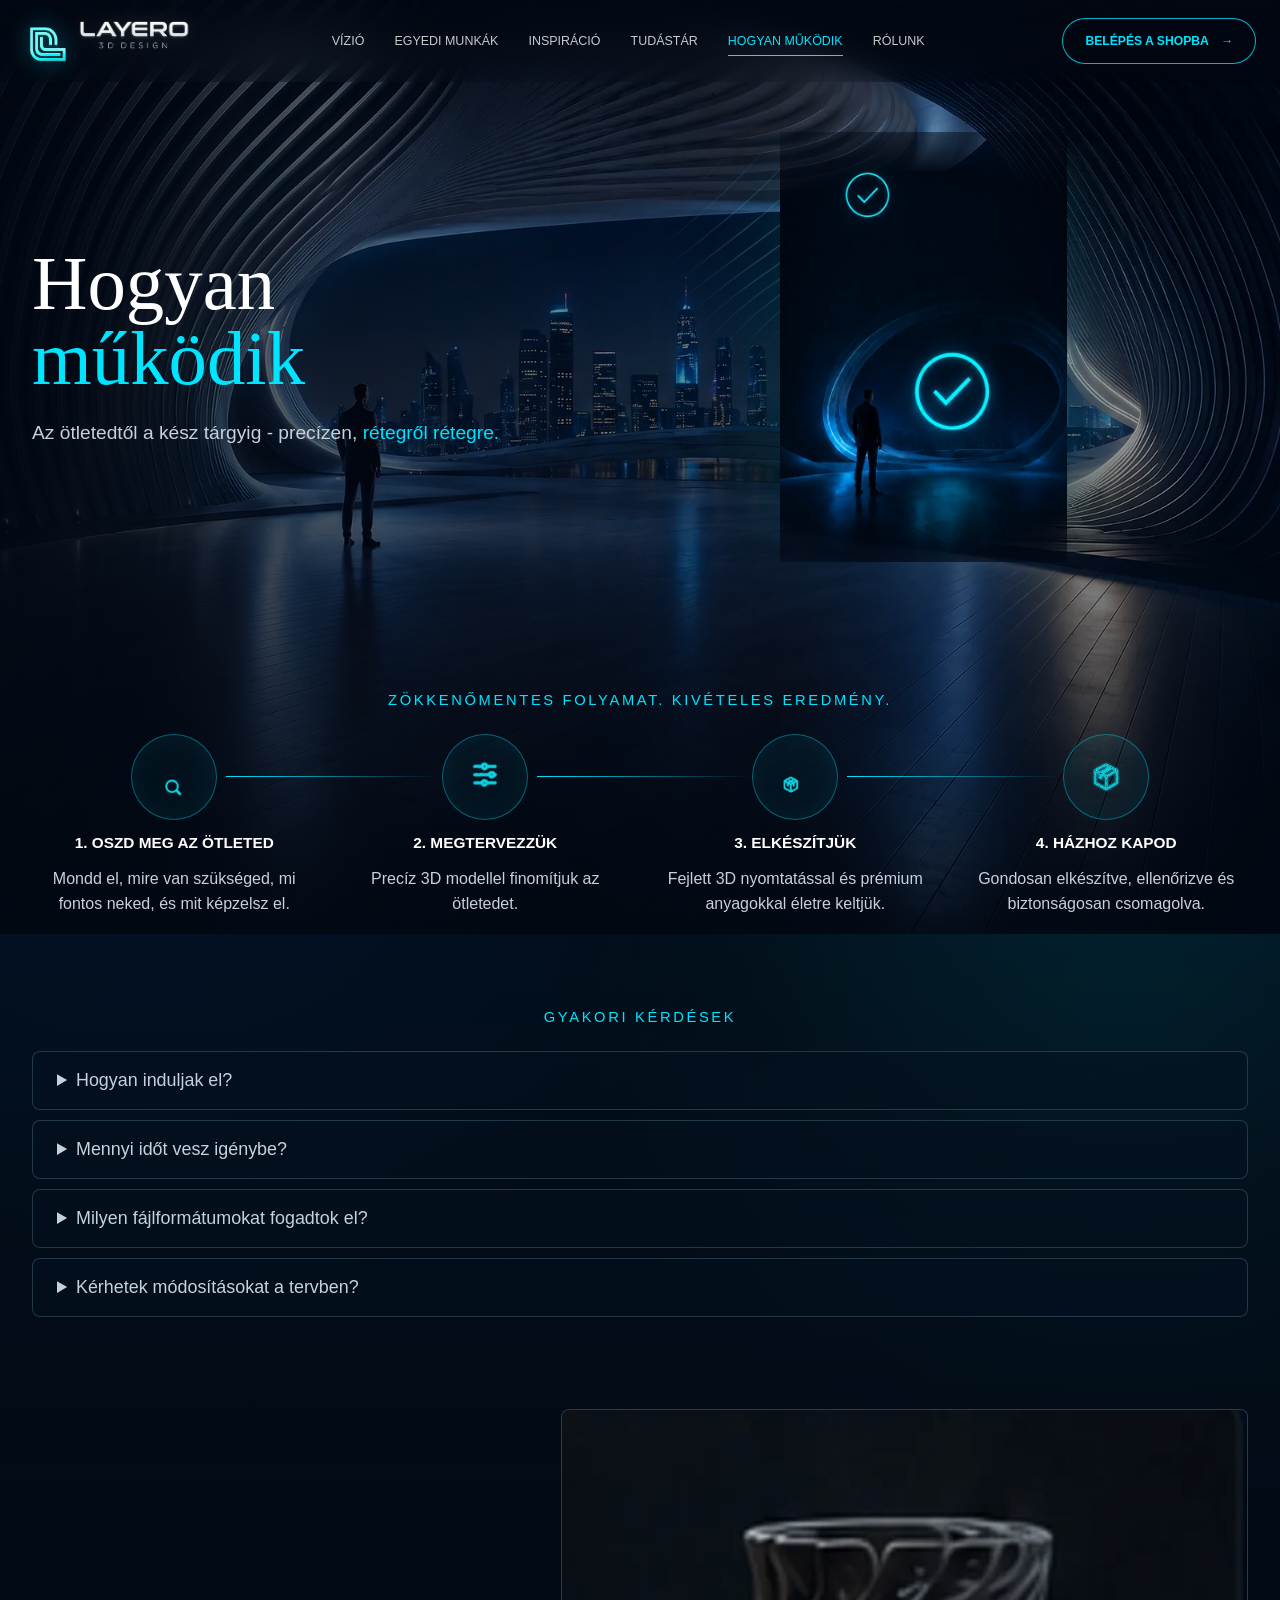
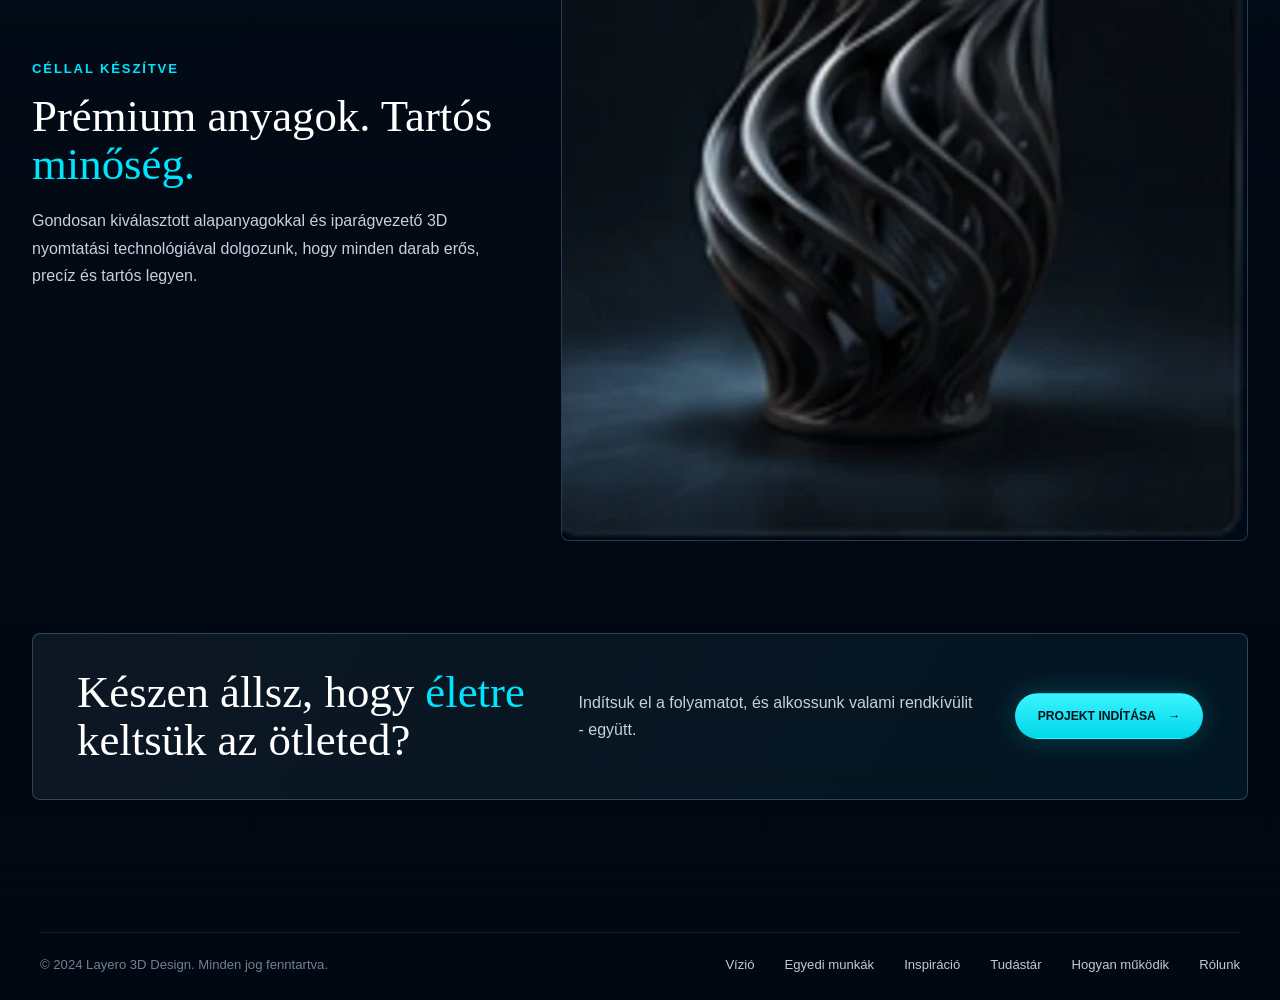
<file: hogyan-mukodik.html>
<!doctype html>
<html lang="hu">
  <head>
    <meta charset="utf-8">
    <meta name="viewport" content="width=device-width, initial-scale=1">
    <meta name="description" content="Hogyan működik a Layero folyamat - az ötlettől a kész tárgyig, rétegről rétegre.">
    <title>Hogyan működik | Layero 3D Design</title>
    <link rel="stylesheet" href="styles.css">
  </head>
  <body>
    <header class="site-header motion-load" style="--load-delay: 80ms"><div class="header-shell"><a class="logo" href="index.html"><img class="logo__brand-mark" src="assets/layero-logo-mark-from-source.png" alt="" width="240" height="237"><img class="logo__brand-wordmark" src="assets/layero-logo-wordmark-from-source.png" alt="Layero 3D Design" width="493" height="171"></a><button class="nav-toggle" type="button" aria-controls="site-navigation" aria-expanded="false" data-nav-toggle><span class="sr-only">Menü megnyitása</span><span class="nav-toggle__line" aria-hidden="true"></span></button><nav class="site-nav" id="site-navigation" aria-label="Főmenü"><a href="vizio.html">Vízió</a><a href="egyedi-munkak.html">Egyedi munkák</a><a href="inspiracio.html">Inspiráció</a><a href="tudastar.html">Tudástár</a><a href="hogyan-mukodik.html" aria-current="page">Hogyan működik</a><a href="rolunk.html">Rólunk</a></nav><a class="btn btn--outline header-cta" href="kapcsolat.html">Belépés a shopba <span aria-hidden="true">→</span></a></div></header>
    <main class="subpage-main">
      <section class="subpage-hero" aria-labelledby="page-title">
        <div class="subpage-hero__bg" aria-hidden="true"></div>
        <div class="subpage-hero__fx" aria-hidden="true">
          <span class="subpage-hero__scan"></span>
          <span class="subpage-hero__grid-bg"></span>
        </div>
        <div class="subpage-hero__shade" aria-hidden="true"></div>
        <div class="subpage-shell subpage-hero__grid"><div class="subpage-hero__copy"><h1 class="subpage-title" id="page-title">Hogyan <span>működik</span></h1><p class="subpage-lead">Az ötletedtől a kész tárgyig - precízen, <span>rétegről rétegre.</span></p></div><div class="subpage-hero__media" aria-hidden="true"><img src="assets/images/how-command/step-03-confirmation.webp" alt=""></div></div></section>
      <section class="subpage-section"><div class="subpage-shell"><p class="subpage-heading">Zökkenőmentes folyamat. Kivételes eredmény.</p><div class="process-line"><article class="process-node"><span class="process-node__icon"><img src="assets/images/how-command/icon-magnify.png" alt=""></span><h3>1. Oszd meg az ötleted</h3><p>Mondd el, mire van szükséged, mi fontos neked, és mit képzelsz el.</p></article><article class="process-node"><span class="process-node__icon"><img src="assets/images/how-command/icon-sliders.png" alt=""></span><h3>2. Megtervezzük</h3><p>Precíz 3D modellel finomítjuk az ötletedet.</p></article><article class="process-node"><span class="process-node__icon"><img src="assets/images/how-command/icon-cube.png" alt=""></span><h3>3. Elkészítjük</h3><p>Fejlett 3D nyomtatással és prémium anyagokkal életre keltjük.</p></article><article class="process-node"><span class="process-node__icon"><img src="assets/images/how-command/icon-package-box.png" alt=""></span><h3>4. Házhoz kapod</h3><p>Gondosan elkészítve, ellenőrizve és biztonságosan csomagolva.</p></article></div></div></section>
      <section class="subpage-section subpage-section--tight"><div class="subpage-shell"><p class="subpage-heading">Gyakori kérdések</p><div class="faq-list"><details><summary>Hogyan induljak el?</summary><p>Küldd el az ötletedet, a kívánt méretet, feliratot vagy inspirációt, és segítünk a következő lépésben.</p></details><details><summary>Mennyi időt vesz igénybe?</summary><p>Egyszerűbb ajándékoknál pár munkanap, összetettebb egyedi munkáknál a tervezés és gyártás több időt igényelhet.</p></details><details><summary>Milyen fájlformátumokat fogadtok el?</summary><p>Képet, vázlatot, logót vagy rövid leírást is küldhetsz. Ha nincs kész fájlod, abból is tudunk indulni.</p></details><details><summary>Kérhetek módosításokat a tervben?</summary><p>Igen, a véglegesítés előtt egyeztetünk, hogy a forma és a részletek pontosan illeszkedjenek.</p></details></div></div></section>
      <section class="subpage-section"><div class="subpage-shell split-section"><div><p class="subpage-kicker">Céllal készítve</p><h2 class="mini-title">Prémium anyagok. Tartós <span>minőség.</span></h2><p class="mini-copy">Gondosan kiválasztott alapanyagokkal és iparágvezető 3D nyomtatási technológiával dolgozunk, hogy minden darab erős, precíz és tartós legyen.</p></div><div class="split-section__image"><img src="assets/images/parametric-vase-object.webp" alt=""></div></div></section>
      <section class="subpage-section subpage-section--tight"><div class="subpage-shell wide-cta"><h2 class="mini-title">Készen állsz, hogy <span>életre</span> keltsük az ötleted?</h2><p>Indítsuk el a folyamatot, és alkossunk valami rendkívülit - együtt.</p><a class="btn btn--primary" href="kapcsolat.html">Projekt indítása <span aria-hidden="true">→</span></a></div></section>
    </main>
    <footer class="site-footer"><div class="container footer__bottom"><p>© 2024 Layero 3D Design. Minden jog fenntartva.</p><div><a href="vizio.html">Vízió</a><a href="egyedi-munkak.html">Egyedi munkák</a><a href="inspiracio.html">Inspiráció</a><a href="tudastar.html">Tudástár</a><a href="hogyan-mukodik.html">Hogyan működik</a><a href="rolunk.html">Rólunk</a></div></div></footer><script src="script.js"></script>
  </body>
</html>
</file>
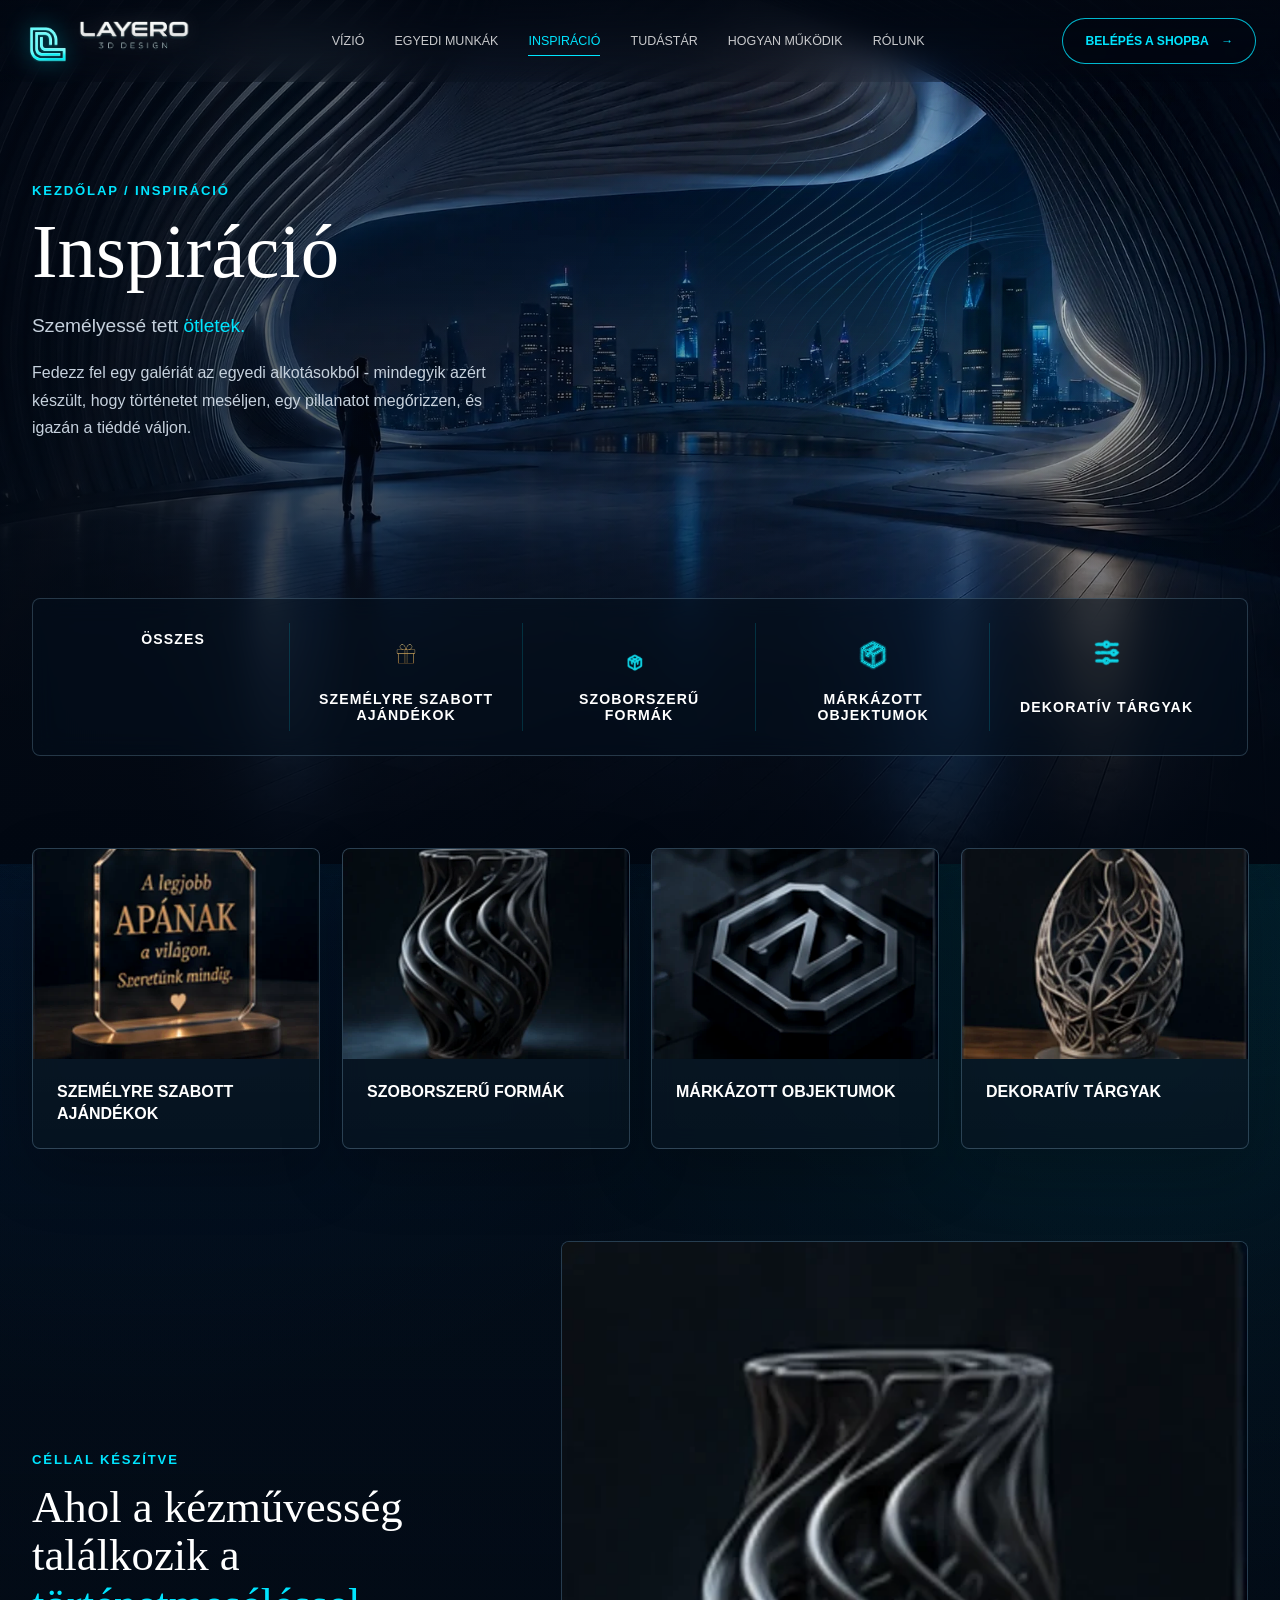
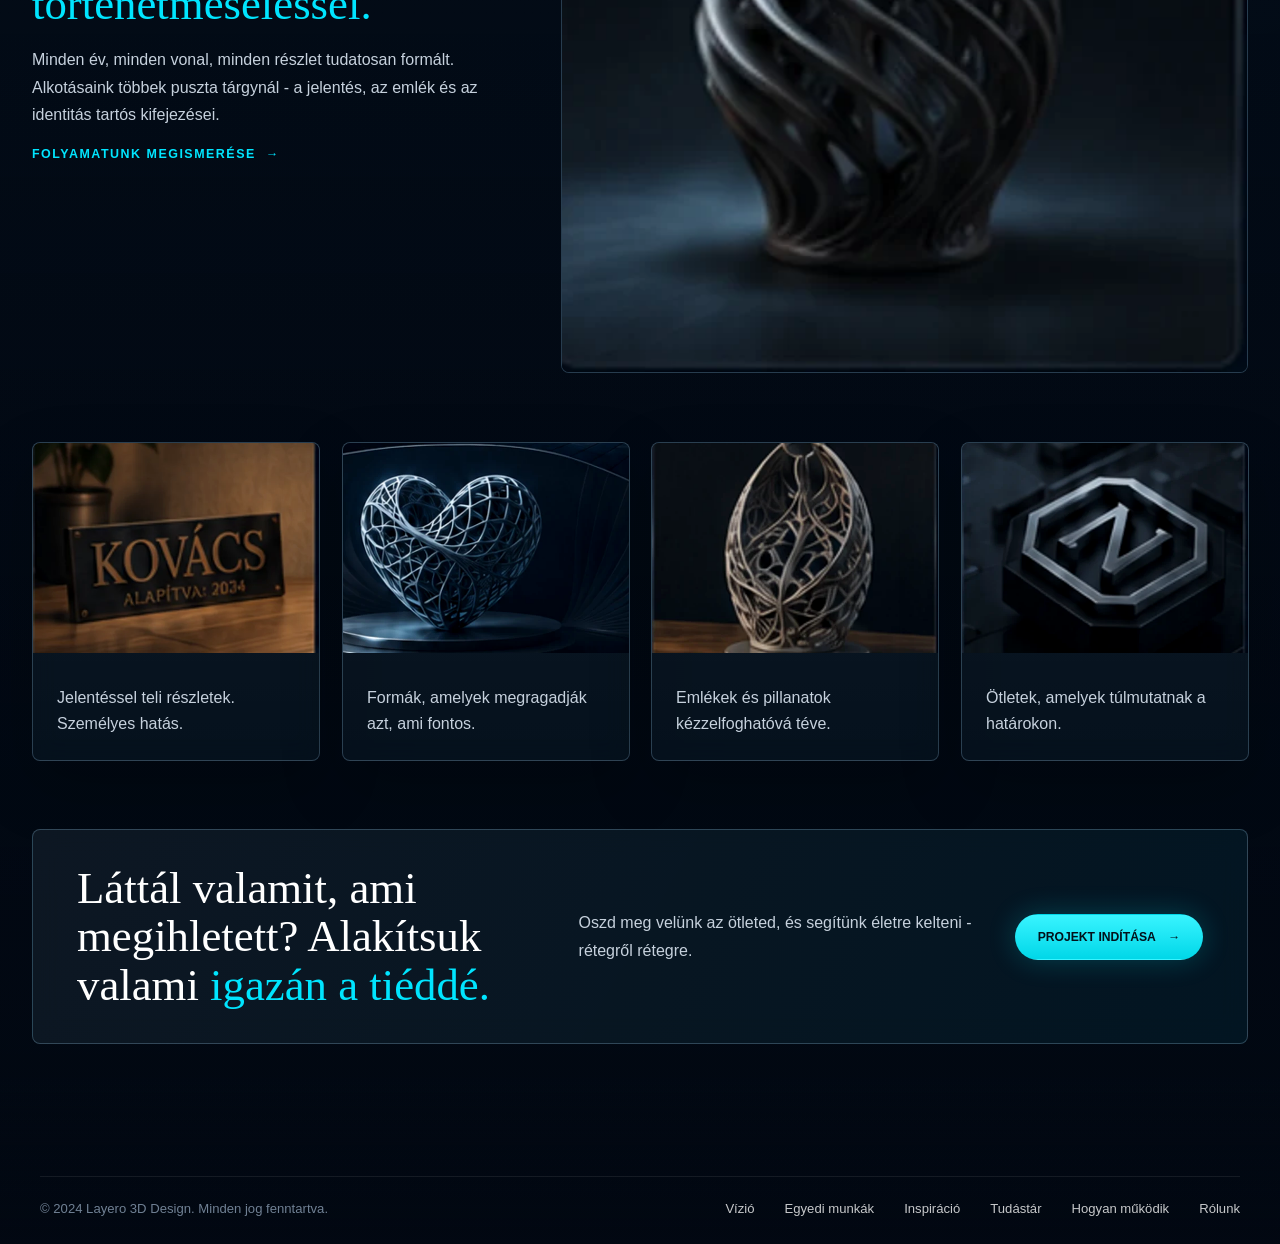
<file: inspiracio.html>
<!doctype html>
<html lang="hu">
  <head>
    <meta charset="utf-8">
    <meta name="viewport" content="width=device-width, initial-scale=1">
    <meta name="description" content="Layero inspirációs galéria - személyessé tett ötletek, egyedi 3D tárgyak és prémium ajándékok.">
    <title>Inspiráció | Layero 3D Design</title>
    <link rel="stylesheet" href="styles.css">
  </head>
  <body>
    <header class="site-header motion-load" style="--load-delay: 80ms"><div class="header-shell"><a class="logo" href="index.html"><img class="logo__brand-mark" src="assets/layero-logo-mark-from-source.png" alt="" width="240" height="237"><img class="logo__brand-wordmark" src="assets/layero-logo-wordmark-from-source.png" alt="Layero 3D Design" width="493" height="171"></a><button class="nav-toggle" type="button" aria-controls="site-navigation" aria-expanded="false" data-nav-toggle><span class="sr-only">Menü megnyitása</span><span class="nav-toggle__line" aria-hidden="true"></span></button><nav class="site-nav" id="site-navigation" aria-label="Főmenü"><a href="vizio.html">Vízió</a><a href="egyedi-munkak.html">Egyedi munkák</a><a href="inspiracio.html" aria-current="page">Inspiráció</a><a href="tudastar.html">Tudástár</a><a href="hogyan-mukodik.html">Hogyan működik</a><a href="rolunk.html">Rólunk</a></nav><a class="btn btn--outline header-cta" href="kapcsolat.html">Belépés a shopba <span aria-hidden="true">→</span></a></div></header>
    <main class="subpage-main">
      <section class="subpage-hero subpage-hero--compact" aria-labelledby="page-title">
        <div class="subpage-hero__bg" aria-hidden="true"></div>
        <div class="subpage-hero__fx" aria-hidden="true">
          <span class="subpage-hero__scan"></span>
          <span class="subpage-hero__grid-bg"></span>
        </div>
        <div class="subpage-hero__shade" aria-hidden="true"></div>
        <div class="subpage-shell subpage-hero__grid"><div class="subpage-hero__copy"><p class="subpage-kicker">Kezdőlap / Inspiráció</p><h1 class="subpage-title" id="page-title">Inspiráció</h1><p class="subpage-lead">Személyessé tett <span>ötletek.</span></p><p class="mini-copy">Fedezz fel egy galériát az egyedi alkotásokból - mindegyik azért készült, hogy történetet meséljen, egy pillanatot megőrizzen, és igazán a tiéddé váljon.</p></div><div class="subpage-hero__media" aria-hidden="true"></div></div></section>
      <section class="subpage-section subpage-section--tight"><div class="subpage-shell"><div class="feature-band"><div class="feature-band__item"><h3>Összes</h3></div><div class="feature-band__item"><img src="assets/images/how-command/new-icon-gift.webp" alt=""><h3>Személyre szabott ajándékok</h3></div><div class="feature-band__item"><img src="assets/images/how-command/icon-cube.png" alt=""><h3>Szoborszerű formák</h3></div><div class="feature-band__item"><img src="assets/images/how-command/icon-package-box.png" alt=""><h3>Márkázott objektumok</h3></div><div class="feature-band__item"><img src="assets/images/how-command/icon-sliders.png" alt=""><h3>Dekoratív tárgyak</h3></div></div></div></section>
      <section class="subpage-section"><div class="subpage-shell"><div class="page-card-grid page-card-grid--4"><article class="page-card"><div class="page-card__media"><img src="assets/images/personalized-father-plaque.webp" alt=""></div><div class="page-card__body"><h3>Személyre szabott ajándékok</h3></div></article><article class="page-card"><div class="page-card__media"><img src="assets/images/parametric-vase-object.webp" alt=""></div><div class="page-card__body"><h3>Szoborszerű formák</h3></div></article><article class="page-card"><div class="page-card__media"><img src="assets/images/branded-3d-object-emblem.webp" alt=""></div><div class="page-card__body"><h3>Márkázott objektumok</h3></div></article><article class="page-card"><div class="page-card__media"><img src="assets/images/decorative-lattice-ornament.webp" alt=""></div><div class="page-card__body"><h3>Dekoratív tárgyak</h3></div></article></div></div></section>
      <section class="subpage-section subpage-section--tight"><div class="subpage-shell split-section"><div><p class="subpage-kicker">Céllal készítve</p><h2 class="mini-title">Ahol a kézművesség találkozik a <span>történetmeséléssel.</span></h2><p class="mini-copy">Minden év, minden vonal, minden részlet tudatosan formált. Alkotásaink többek puszta tárgynál - a jelentés, az emlék és az identitás tartós kifejezései.</p><a class="page-card__link" href="hogyan-mukodik.html">Folyamatunk megismerése <span aria-hidden="true">→</span></a></div><div class="split-section__image"><img src="assets/images/parametric-vase-object.webp" alt=""></div></div></section>
      <section class="subpage-section subpage-section--tight"><div class="subpage-shell"><div class="page-card-grid page-card-grid--4"><article class="page-card"><div class="page-card__media"><img src="assets/images/custom-family-nameplate.webp" alt=""></div><div class="page-card__body"><p>Jelentéssel teli részletek. Személyes hatás.</p></div></article><article class="page-card"><div class="page-card__media"><img src="assets/images/layero-wire-heart-sculpture.webp" alt=""></div><div class="page-card__body"><p>Formák, amelyek megragadják azt, ami fontos.</p></div></article><article class="page-card"><div class="page-card__media"><img src="assets/images/decorative-lattice-ornament.webp" alt=""></div><div class="page-card__body"><p>Emlékek és pillanatok kézzelfoghatóvá téve.</p></div></article><article class="page-card"><div class="page-card__media"><img src="assets/images/branded-3d-object-emblem.webp" alt=""></div><div class="page-card__body"><p>Ötletek, amelyek túlmutatnak a határokon.</p></div></article></div></div></section>
      <section class="subpage-section subpage-section--tight"><div class="subpage-shell wide-cta"><h2 class="mini-title">Láttál valamit, ami megihletett? Alakítsuk valami <span>igazán a tiéddé.</span></h2><p>Oszd meg velünk az ötleted, és segítünk életre kelteni - rétegről rétegre.</p><a class="btn btn--primary" href="kapcsolat.html">Projekt indítása <span aria-hidden="true">→</span></a></div></section>
    </main>
    <footer class="site-footer"><div class="container footer__bottom"><p>© 2024 Layero 3D Design. Minden jog fenntartva.</p><div><a href="vizio.html">Vízió</a><a href="egyedi-munkak.html">Egyedi munkák</a><a href="inspiracio.html">Inspiráció</a><a href="tudastar.html">Tudástár</a><a href="hogyan-mukodik.html">Hogyan működik</a><a href="rolunk.html">Rólunk</a></div></div></footer><script src="script.js"></script>
  </body>
</html>
</file>
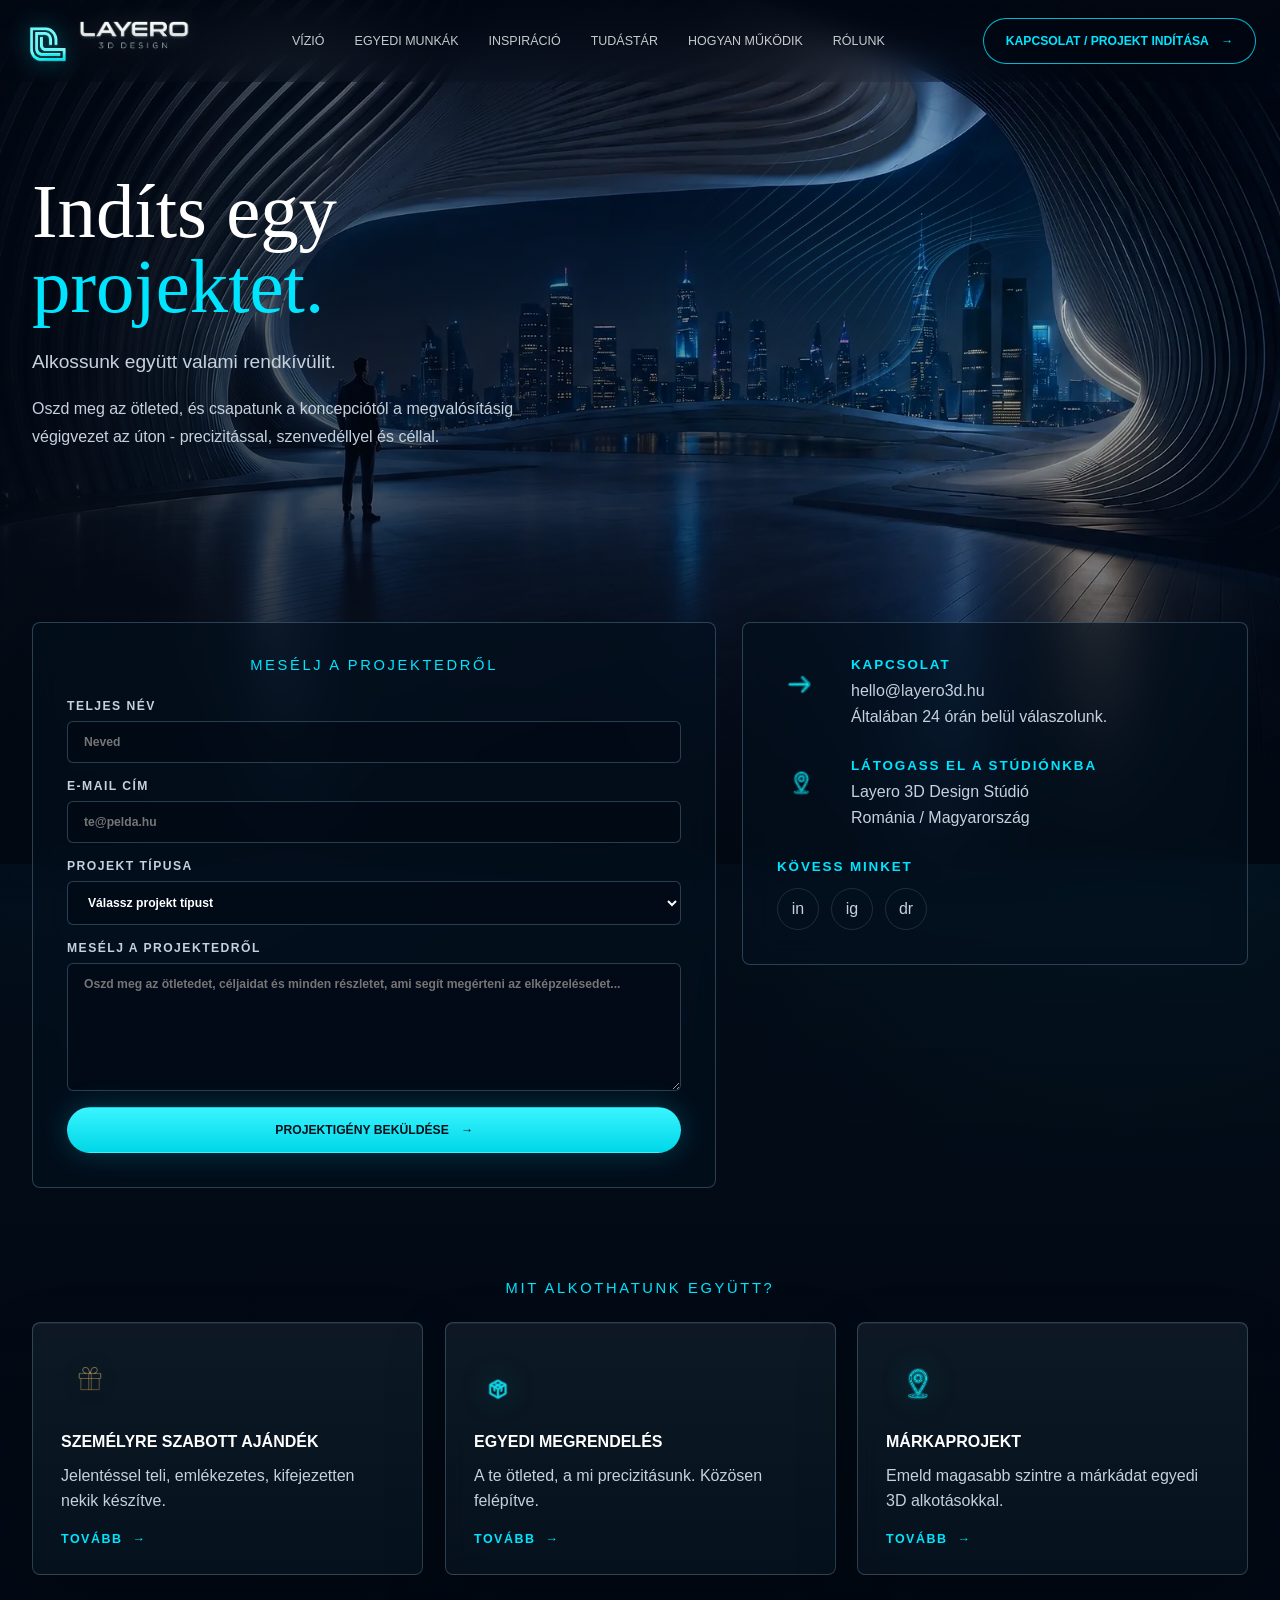
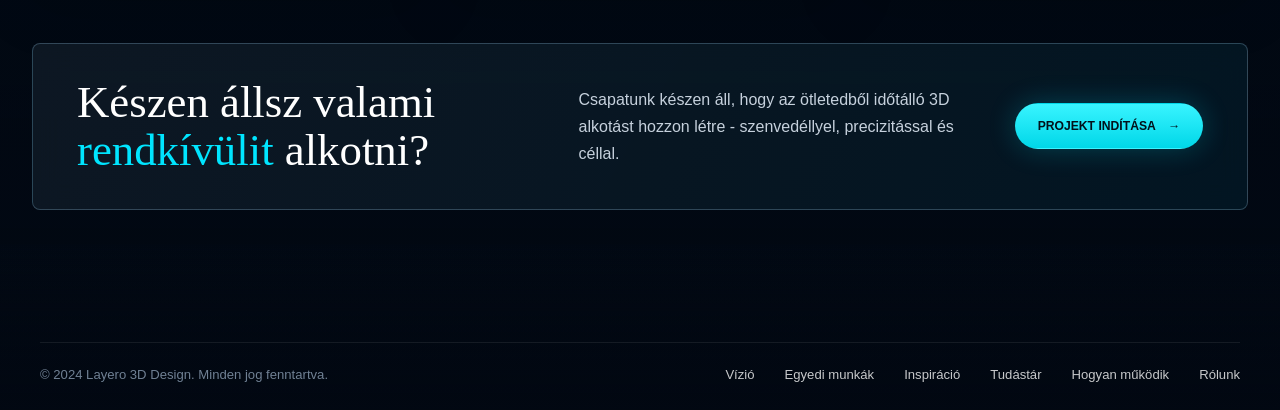
<file: kapcsolat.html>
<!doctype html>
<html lang="hu">
  <head>
    <meta charset="utf-8">
    <meta name="viewport" content="width=device-width, initial-scale=1">
    <meta name="description" content="Kapcsolat és projekt indítás a Layero 3D Design műhellyel.">
    <title>Kapcsolat | Layero 3D Design</title>
    <link rel="stylesheet" href="styles.css">
  </head>
  <body>
    <header class="site-header motion-load" style="--load-delay: 80ms"><div class="header-shell"><a class="logo" href="index.html"><img class="logo__brand-mark" src="assets/layero-logo-mark-from-source.png" alt="" width="240" height="237"><img class="logo__brand-wordmark" src="assets/layero-logo-wordmark-from-source.png" alt="Layero 3D Design" width="493" height="171"></a><button class="nav-toggle" type="button" aria-controls="site-navigation" aria-expanded="false" data-nav-toggle><span class="sr-only">Menü megnyitása</span><span class="nav-toggle__line" aria-hidden="true"></span></button><nav class="site-nav" id="site-navigation" aria-label="Főmenü"><a href="vizio.html">Vízió</a><a href="egyedi-munkak.html">Egyedi munkák</a><a href="inspiracio.html">Inspiráció</a><a href="tudastar.html">Tudástár</a><a href="hogyan-mukodik.html">Hogyan működik</a><a href="rolunk.html">Rólunk</a></nav><a class="btn btn--outline header-cta" href="kapcsolat.html" aria-current="page">Kapcsolat / projekt indítása <span aria-hidden="true">→</span></a></div></header>
    <main class="subpage-main">
      <section class="subpage-hero subpage-hero--compact" aria-labelledby="page-title">
        <div class="subpage-hero__bg" aria-hidden="true"></div>
        <div class="subpage-hero__fx" aria-hidden="true">
          <span class="subpage-hero__scan"></span>
          <span class="subpage-hero__grid-bg"></span>
        </div>
        <div class="subpage-hero__shade" aria-hidden="true"></div>
        <div class="subpage-shell subpage-hero__grid"><div class="subpage-hero__copy"><h1 class="subpage-title" id="page-title">Indíts egy <span>projektet.</span></h1><p class="subpage-lead">Alkossunk együtt valami rendkívülit.</p><p class="mini-copy">Oszd meg az ötleted, és csapatunk a koncepciótól a megvalósításig végigvezet az úton - precizitással, szenvedéllyel és céllal.</p></div><div class="subpage-hero__media" aria-hidden="true"></div></div></section>
      <section class="subpage-section"><div class="subpage-shell contact-grid"><section class="contact-panel" aria-labelledby="contact-form-title"><p class="subpage-heading" id="contact-form-title">Mesélj a projektedről</p><form class="contact-form" action="mailto:hello@layero3d.hu" method="post" enctype="text/plain"><label>Teljes név<input name="name" type="text" placeholder="Neved"></label><label>E-mail cím<input name="email" type="email" placeholder="te@pelda.hu"></label><label>Projekt típusa<select name="type"><option>Válassz projekt típust</option><option>Személyre szabott ajándék</option><option>Egyedi megrendelés</option><option>Márkaprojekt</option></select></label><label>Mesélj a projektedről<textarea name="message" placeholder="Oszd meg az ötletedet, céljaidat és minden részletet, ami segít megérteni az elképzelésedet..."></textarea></label><button class="btn btn--primary" type="submit">Projektigény beküldése <span aria-hidden="true">→</span></button></form></section><aside class="contact-panel contact-list"><div class="contact-list__item"><img src="assets/images/how-command/icon-arrow-right.png" alt=""><div><h3>Kapcsolat</h3><a href="mailto:hello@layero3d.hu">hello@layero3d.hu</a><p>Általában 24 órán belül válaszolunk.</p></div></div><div class="contact-list__item"><img src="assets/images/how-command/icon-location.png" alt=""><div><h3>Látogass el a stúdiónkba</h3><p>Layero 3D Design Stúdió<br>Románia / Magyarország</p></div></div><div><h3 class="subpage-heading" style="text-align:left;margin-bottom:14px">Kövess minket</h3><div class="socials"><a href="#">in</a><a href="#">ig</a><a href="#">dr</a></div></div></aside></div></section>
      <section class="subpage-section subpage-section--tight"><div class="subpage-shell"><p class="subpage-heading">Mit alkothatunk együtt?</p><div class="page-card-grid page-card-grid--3"><article class="page-card page-card--pad"><img class="page-icon" src="assets/images/how-command/new-icon-gift.webp" alt=""><h3>Személyre szabott ajándék</h3><p>Jelentéssel teli, emlékezetes, kifejezetten nekik készítve.</p><a class="page-card__link" href="szemelyre-szabott-ajandekok.html">Tovább <span aria-hidden="true">→</span></a></article><article class="page-card page-card--pad"><img class="page-icon" src="assets/images/how-command/icon-cube.png" alt=""><h3>Egyedi megrendelés</h3><p>A te ötleted, a mi precizitásunk. Közösen felépítve.</p><a class="page-card__link" href="egyedi-munkak.html">Tovább <span aria-hidden="true">→</span></a></article><article class="page-card page-card--pad"><img class="page-icon" src="assets/images/how-command/icon-location.png" alt=""><h3>Márkaprojekt</h3><p>Emeld magasabb szintre a márkádat egyedi 3D alkotásokkal.</p><a class="page-card__link" href="markaknak-es-alkotoknak.html">Tovább <span aria-hidden="true">→</span></a></article></div></div></section>
      <section class="subpage-section subpage-section--tight"><div class="subpage-shell wide-cta"><h2 class="mini-title">Készen állsz valami <span>rendkívülit</span> alkotni?</h2><p>Csapatunk készen áll, hogy az ötletedből időtálló 3D alkotást hozzon létre - szenvedéllyel, precizitással és céllal.</p><a class="btn btn--primary" href="mailto:hello@layero3d.hu">Projekt indítása <span aria-hidden="true">→</span></a></div></section>
    </main>
    <footer class="site-footer"><div class="container footer__bottom"><p>© 2024 Layero 3D Design. Minden jog fenntartva.</p><div><a href="vizio.html">Vízió</a><a href="egyedi-munkak.html">Egyedi munkák</a><a href="inspiracio.html">Inspiráció</a><a href="tudastar.html">Tudástár</a><a href="hogyan-mukodik.html">Hogyan működik</a><a href="rolunk.html">Rólunk</a></div></div></footer><script src="script.js"></script>
  </body>
</html>
</file>
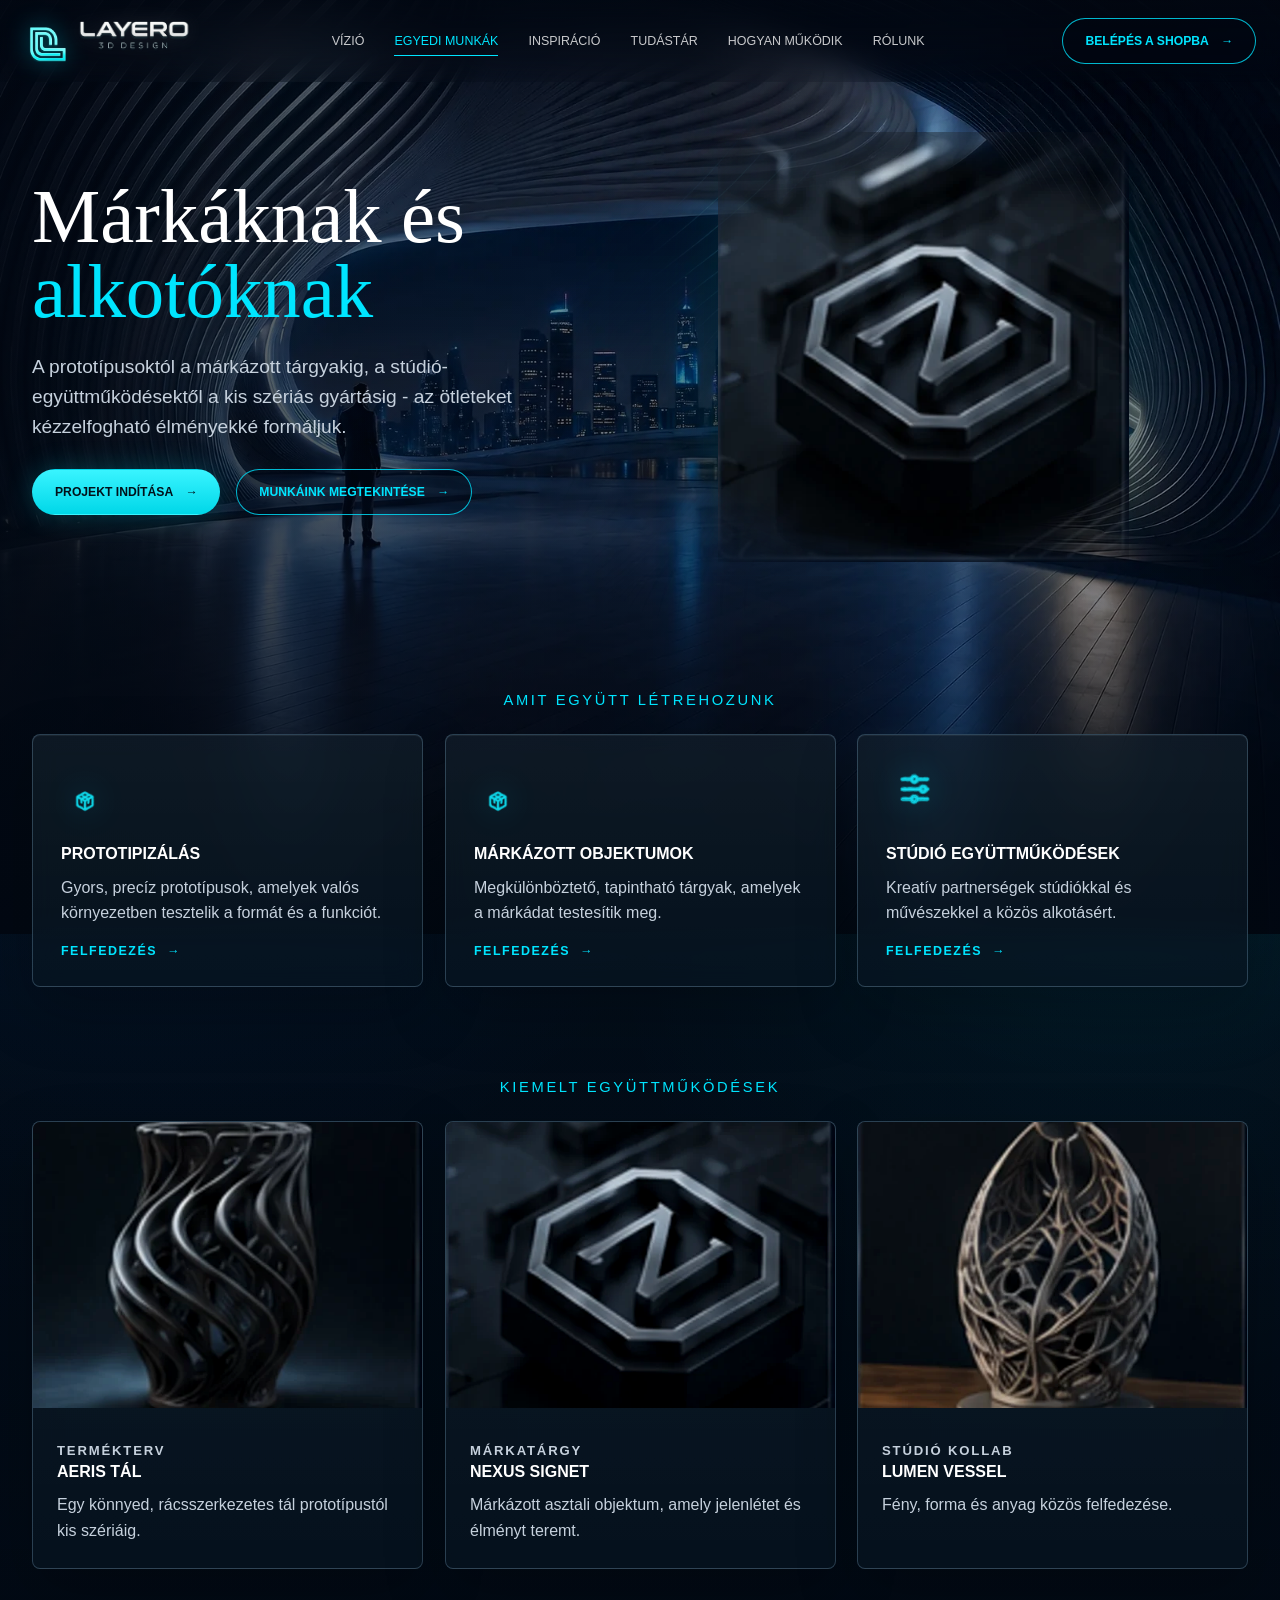
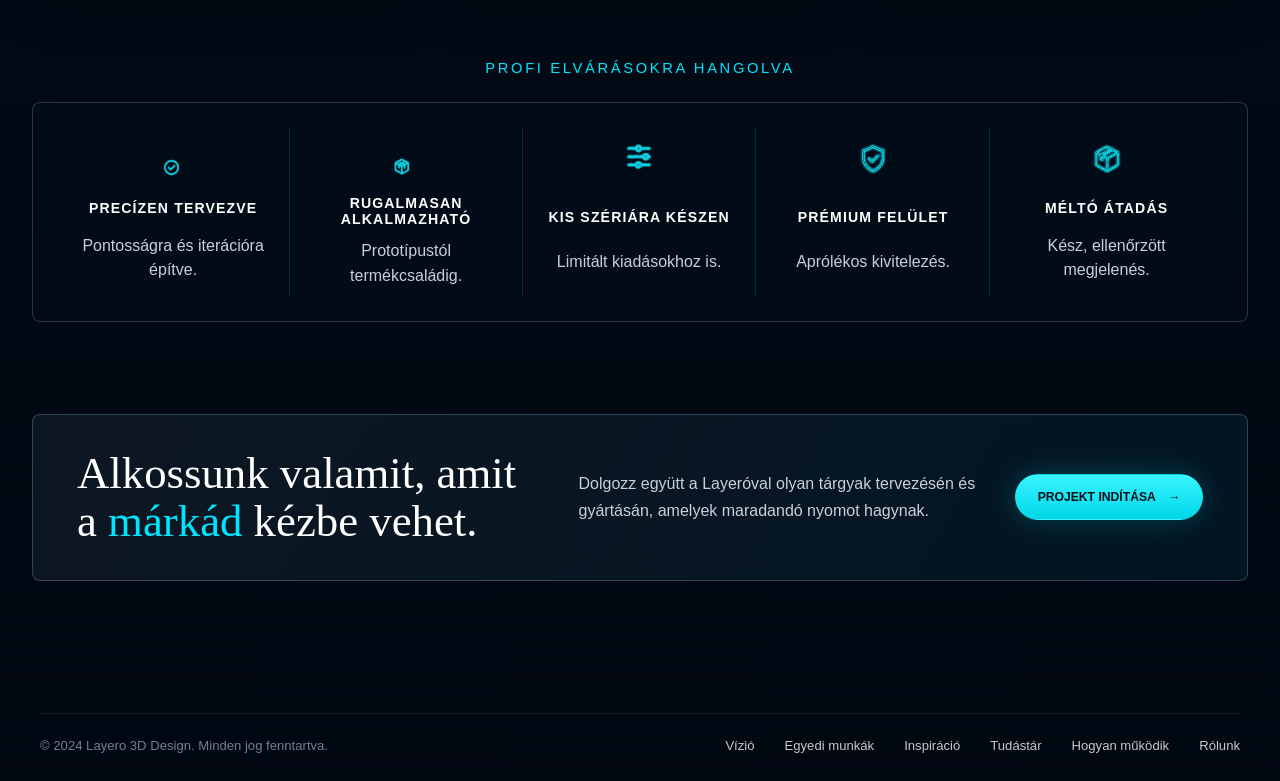
<file: markaknak-es-alkotoknak.html>
<!doctype html>
<html lang="hu">
  <head>
    <meta charset="utf-8">
    <meta name="viewport" content="width=device-width, initial-scale=1">
    <meta name="description" content="Layero márkáknak és alkotóknak - prototípusok, márkázott tárgyak és stúdió együttműködések.">
    <title>Márkáknak és alkotóknak | Layero 3D Design</title>
    <link rel="stylesheet" href="styles.css">
  </head>
  <body>
    <header class="site-header motion-load" style="--load-delay: 80ms"><div class="header-shell"><a class="logo" href="index.html"><img class="logo__brand-mark" src="assets/layero-logo-mark-from-source.png" alt="" width="240" height="237"><img class="logo__brand-wordmark" src="assets/layero-logo-wordmark-from-source.png" alt="Layero 3D Design" width="493" height="171"></a><button class="nav-toggle" type="button" aria-controls="site-navigation" aria-expanded="false" data-nav-toggle><span class="sr-only">Menü megnyitása</span><span class="nav-toggle__line" aria-hidden="true"></span></button><nav class="site-nav" id="site-navigation" aria-label="Főmenü"><a href="vizio.html">Vízió</a><a href="egyedi-munkak.html" aria-current="page">Egyedi munkák</a><a href="inspiracio.html">Inspiráció</a><a href="tudastar.html">Tudástár</a><a href="hogyan-mukodik.html">Hogyan működik</a><a href="rolunk.html">Rólunk</a></nav><a class="btn btn--outline header-cta" href="kapcsolat.html">Belépés a shopba <span aria-hidden="true">→</span></a></div></header>
    <main class="subpage-main">
      <section class="subpage-hero" aria-labelledby="page-title">
        <div class="subpage-hero__bg" aria-hidden="true"></div>
        <div class="subpage-hero__fx" aria-hidden="true">
          <span class="subpage-hero__scan"></span>
          <span class="subpage-hero__grid-bg"></span>
        </div>
        <div class="subpage-hero__shade" aria-hidden="true"></div>
        <div class="subpage-shell subpage-hero__grid"><div class="subpage-hero__copy"><h1 class="subpage-title" id="page-title">Márkáknak és <span>alkotóknak</span></h1><p class="subpage-lead">A prototípusoktól a márkázott tárgyakig, a stúdió-együttműködésektől a kis szériás gyártásig - az ötleteket kézzelfogható élményekké formáljuk.</p><div class="subpage-hero__actions"><a class="btn btn--primary" href="kapcsolat.html">Projekt indítása <span aria-hidden="true">→</span></a><a class="btn btn--ghost" href="inspiracio.html">Munkáink megtekintése <span aria-hidden="true">→</span></a></div></div><div class="subpage-hero__media" aria-hidden="true"><img src="assets/images/branded-3d-object-emblem.webp" alt=""></div></div></section>
      <section class="subpage-section"><div class="subpage-shell"><p class="subpage-heading">Amit együtt létrehozunk</p><div class="page-card-grid page-card-grid--3"><article class="page-card page-card--pad"><img class="page-icon" src="assets/images/how-command/icon-cube.png" alt=""><h3>Prototipizálás</h3><p>Gyors, precíz prototípusok, amelyek valós környezetben tesztelik a formát és a funkciót.</p><a class="page-card__link" href="kapcsolat.html">Felfedezés <span aria-hidden="true">→</span></a></article><article class="page-card page-card--pad"><img class="page-icon" src="assets/images/how-command/icon-cube.png" alt=""><h3>Márkázott objektumok</h3><p>Megkülönböztető, tapintható tárgyak, amelyek a márkádat testesítik meg.</p><a class="page-card__link" href="kapcsolat.html">Felfedezés <span aria-hidden="true">→</span></a></article><article class="page-card page-card--pad"><img class="page-icon" src="assets/images/how-command/icon-sliders.png" alt=""><h3>Stúdió együttműködések</h3><p>Kreatív partnerségek stúdiókkal és művészekkel a közös alkotásért.</p><a class="page-card__link" href="kapcsolat.html">Felfedezés <span aria-hidden="true">→</span></a></article></div></div></section>
      <section class="subpage-section subpage-section--tight"><div class="subpage-shell"><p class="subpage-heading">Kiemelt együttműködések</p><div class="page-card-grid page-card-grid--3"><article class="page-card"><div class="page-card__media"><img src="assets/images/parametric-vase-object.webp" alt=""></div><div class="page-card__body"><p class="subpage-kicker">Termékterv</p><h3>Aeris tál</h3><p>Egy könnyed, rácsszerkezetes tál prototípustól kis szériáig.</p></div></article><article class="page-card"><div class="page-card__media"><img src="assets/images/branded-3d-object-emblem.webp" alt=""></div><div class="page-card__body"><p class="subpage-kicker">Márkatárgy</p><h3>Nexus signet</h3><p>Márkázott asztali objektum, amely jelenlétet és élményt teremt.</p></div></article><article class="page-card"><div class="page-card__media"><img src="assets/images/decorative-lattice-ornament.webp" alt=""></div><div class="page-card__body"><p class="subpage-kicker">Stúdió kollab</p><h3>Lumen vessel</h3><p>Fény, forma és anyag közös felfedezése.</p></div></article></div></div></section>
      <section class="subpage-section"><div class="subpage-shell"><p class="subpage-heading">Profi elvárásokra hangolva</p><div class="feature-band"><div class="feature-band__item"><img src="assets/images/how-command/icon-check-circle.png" alt=""><h3>Precízen tervezve</h3><p>Pontosságra és iterációra építve.</p></div><div class="feature-band__item"><img src="assets/images/how-command/icon-cube.png" alt=""><h3>Rugalmasan alkalmazható</h3><p>Prototípustól termékcsaládig.</p></div><div class="feature-band__item"><img src="assets/images/how-command/icon-sliders.png" alt=""><h3>Kis szériára készen</h3><p>Limitált kiadásokhoz is.</p></div><div class="feature-band__item"><img src="assets/images/how-command/icon-shield-check.png" alt=""><h3>Prémium felület</h3><p>Aprólékos kivitelezés.</p></div><div class="feature-band__item"><img src="assets/images/how-command/icon-package-box.png" alt=""><h3>Méltó átadás</h3><p>Kész, ellenőrzött megjelenés.</p></div></div></div></section>
      <section class="subpage-section subpage-section--tight"><div class="subpage-shell wide-cta"><h2 class="mini-title">Alkossunk valamit, amit a <span>márkád</span> kézbe vehet.</h2><p>Dolgozz együtt a Layeróval olyan tárgyak tervezésén és gyártásán, amelyek maradandó nyomot hagynak.</p><a class="btn btn--primary" href="kapcsolat.html">Projekt indítása <span aria-hidden="true">→</span></a></div></section>
    </main>
    <footer class="site-footer"><div class="container footer__bottom"><p>© 2024 Layero 3D Design. Minden jog fenntartva.</p><div><a href="vizio.html">Vízió</a><a href="egyedi-munkak.html">Egyedi munkák</a><a href="inspiracio.html">Inspiráció</a><a href="tudastar.html">Tudástár</a><a href="hogyan-mukodik.html">Hogyan működik</a><a href="rolunk.html">Rólunk</a></div></div></footer><script src="script.js"></script>
  </body>
</html>
</file>
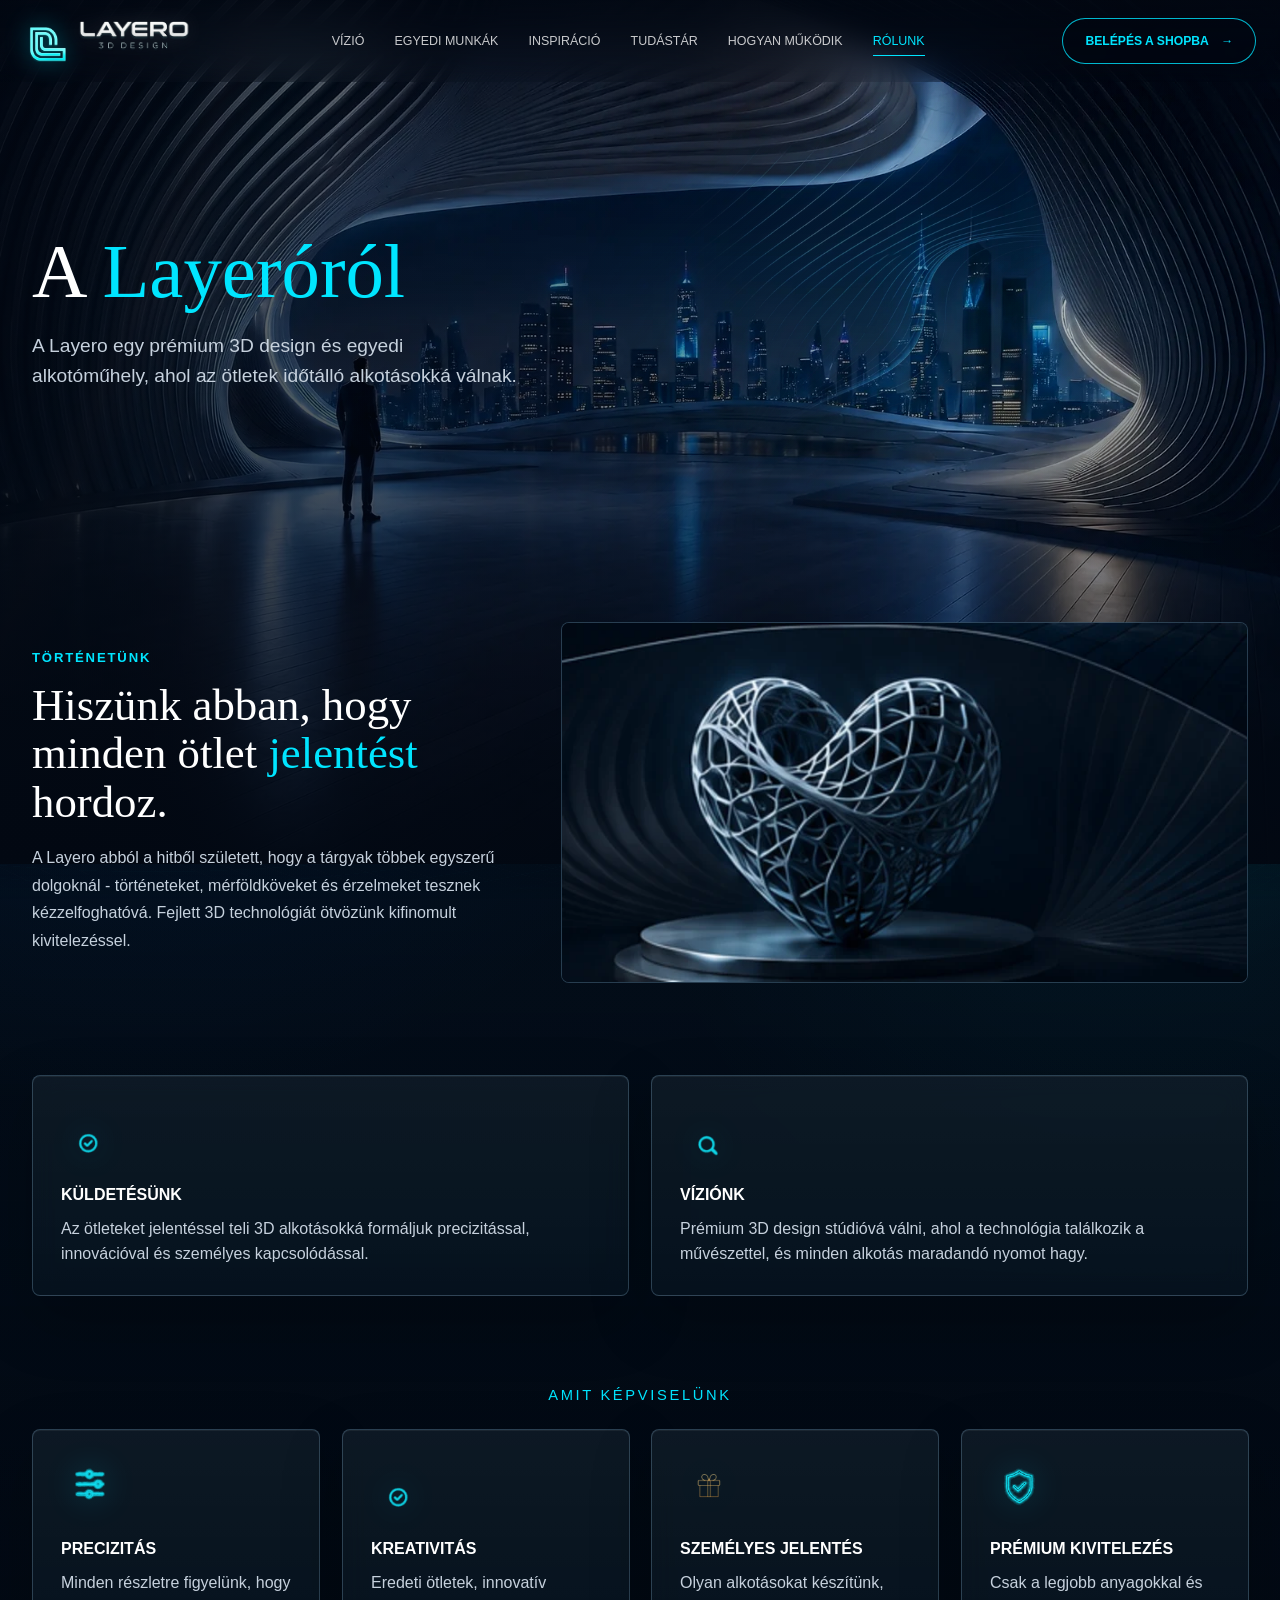
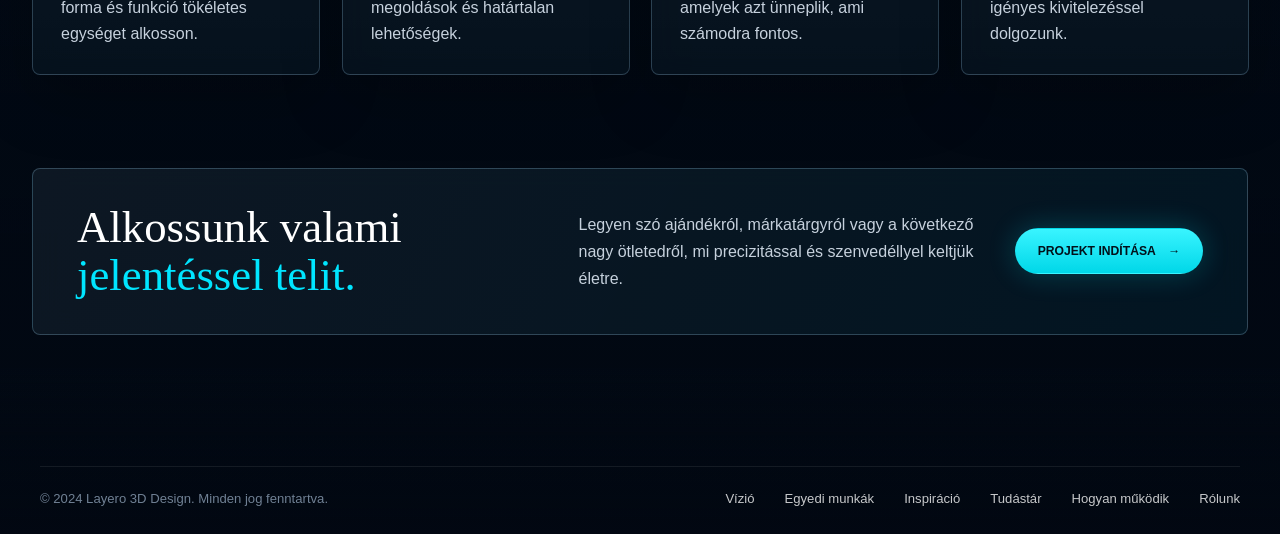
<file: rolunk.html>
<!doctype html>
<html lang="hu">
  <head>
    <meta charset="utf-8">
    <meta name="viewport" content="width=device-width, initial-scale=1">
    <meta name="description" content="A Layeróról - prémium 3D design és egyedi alkotóműhely.">
    <title>Rólunk | Layero 3D Design</title>
    <link rel="stylesheet" href="styles.css">
  </head>
  <body>
    <header class="site-header motion-load" style="--load-delay: 80ms"><div class="header-shell"><a class="logo" href="index.html"><img class="logo__brand-mark" src="assets/layero-logo-mark-from-source.png" alt="" width="240" height="237"><img class="logo__brand-wordmark" src="assets/layero-logo-wordmark-from-source.png" alt="Layero 3D Design" width="493" height="171"></a><button class="nav-toggle" type="button" aria-controls="site-navigation" aria-expanded="false" data-nav-toggle><span class="sr-only">Menü megnyitása</span><span class="nav-toggle__line" aria-hidden="true"></span></button><nav class="site-nav" id="site-navigation" aria-label="Főmenü"><a href="vizio.html">Vízió</a><a href="egyedi-munkak.html">Egyedi munkák</a><a href="inspiracio.html">Inspiráció</a><a href="tudastar.html">Tudástár</a><a href="hogyan-mukodik.html">Hogyan működik</a><a href="rolunk.html" aria-current="page">Rólunk</a></nav><a class="btn btn--outline header-cta" href="kapcsolat.html">Belépés a shopba <span aria-hidden="true">→</span></a></div></header>
    <main class="subpage-main">
      <section class="subpage-hero" aria-labelledby="page-title">
        <div class="subpage-hero__bg" aria-hidden="true"></div>
        <div class="subpage-hero__fx" aria-hidden="true">
          <span class="subpage-hero__scan"></span>
          <span class="subpage-hero__grid-bg"></span>
        </div>
        <div class="subpage-hero__shade" aria-hidden="true"></div>
        <div class="subpage-shell subpage-hero__grid"><div class="subpage-hero__copy"><h1 class="subpage-title" id="page-title">A <span>Layeróról</span></h1><p class="subpage-lead">A Layero egy prémium 3D design és egyedi alkotóműhely, ahol az ötletek időtálló alkotásokká válnak.</p></div><div class="subpage-hero__media" aria-hidden="true"></div></div></section>
      <section class="subpage-section"><div class="subpage-shell split-section"><div><p class="subpage-kicker">Történetünk</p><h2 class="mini-title">Hiszünk abban, hogy minden ötlet <span>jelentést</span> hordoz.</h2><p class="mini-copy">A Layero abból a hitből született, hogy a tárgyak többek egyszerű dolgoknál - történeteket, mérföldköveket és érzelmeket tesznek kézzelfoghatóvá. Fejlett 3D technológiát ötvözünk kifinomult kivitelezéssel.</p></div><div class="split-section__image"><img src="assets/images/layero-wire-heart-sculpture.webp" alt=""></div></div></section>
      <section class="subpage-section subpage-section--tight"><div class="subpage-shell page-card-grid page-card-grid--2"><article class="page-card page-card--pad"><img class="page-icon" src="assets/images/how-command/icon-check-circle.png" alt=""><h3>Küldetésünk</h3><p>Az ötleteket jelentéssel teli 3D alkotásokká formáljuk precizitással, innovációval és személyes kapcsolódással.</p></article><article class="page-card page-card--pad"><img class="page-icon" src="assets/images/how-command/icon-magnify.png" alt=""><h3>Víziónk</h3><p>Prémium 3D design stúdióvá válni, ahol a technológia találkozik a művészettel, és minden alkotás maradandó nyomot hagy.</p></article></div></section>
      <section class="subpage-section"><div class="subpage-shell"><p class="subpage-heading">Amit képviselünk</p><div class="page-card-grid page-card-grid--4"><article class="page-card page-card--pad"><img class="page-icon" src="assets/images/how-command/icon-sliders.png" alt=""><h3>Precizitás</h3><p>Minden részletre figyelünk, hogy forma és funkció tökéletes egységet alkosson.</p></article><article class="page-card page-card--pad"><img class="page-icon" src="assets/images/how-command/icon-check-circle.png" alt=""><h3>Kreativitás</h3><p>Eredeti ötletek, innovatív megoldások és határtalan lehetőségek.</p></article><article class="page-card page-card--pad"><img class="page-icon" src="assets/images/how-command/new-icon-gift.webp" alt=""><h3>Személyes jelentés</h3><p>Olyan alkotásokat készítünk, amelyek azt ünneplik, ami számodra fontos.</p></article><article class="page-card page-card--pad"><img class="page-icon" src="assets/images/how-command/icon-shield-check.png" alt=""><h3>Prémium kivitelezés</h3><p>Csak a legjobb anyagokkal és igényes kivitelezéssel dolgozunk.</p></article></div></div></section>
      <section class="subpage-section subpage-section--tight"><div class="subpage-shell wide-cta"><h2 class="mini-title">Alkossunk valami <span>jelentéssel telit.</span></h2><p>Legyen szó ajándékról, márkatárgyról vagy a következő nagy ötletedről, mi precizitással és szenvedéllyel keltjük életre.</p><a class="btn btn--primary" href="kapcsolat.html">Projekt indítása <span aria-hidden="true">→</span></a></div></section>
    </main>
    <footer class="site-footer"><div class="container footer__bottom"><p>© 2024 Layero 3D Design. Minden jog fenntartva.</p><div><a href="vizio.html">Vízió</a><a href="egyedi-munkak.html">Egyedi munkák</a><a href="inspiracio.html">Inspiráció</a><a href="tudastar.html">Tudástár</a><a href="hogyan-mukodik.html">Hogyan működik</a><a href="rolunk.html">Rólunk</a></div></div></footer><script src="script.js"></script>
  </body>
</html>
</file>
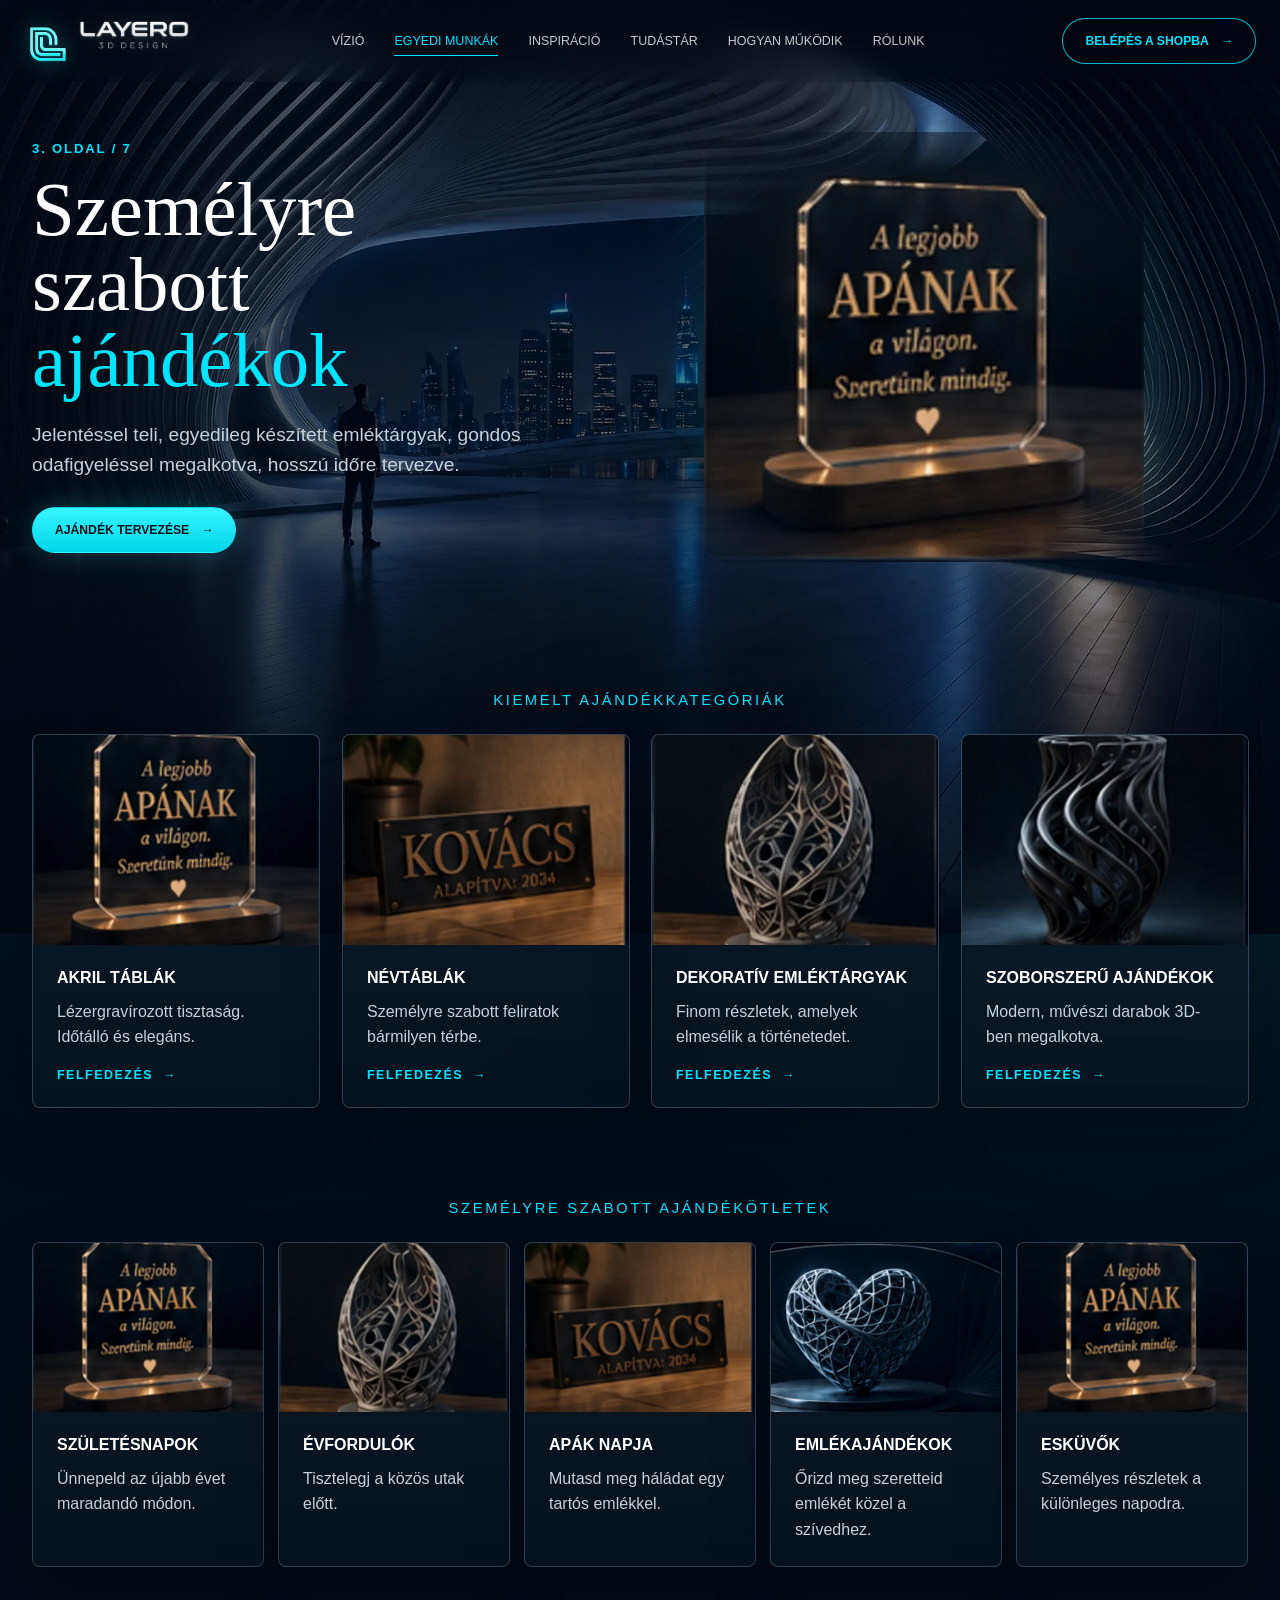
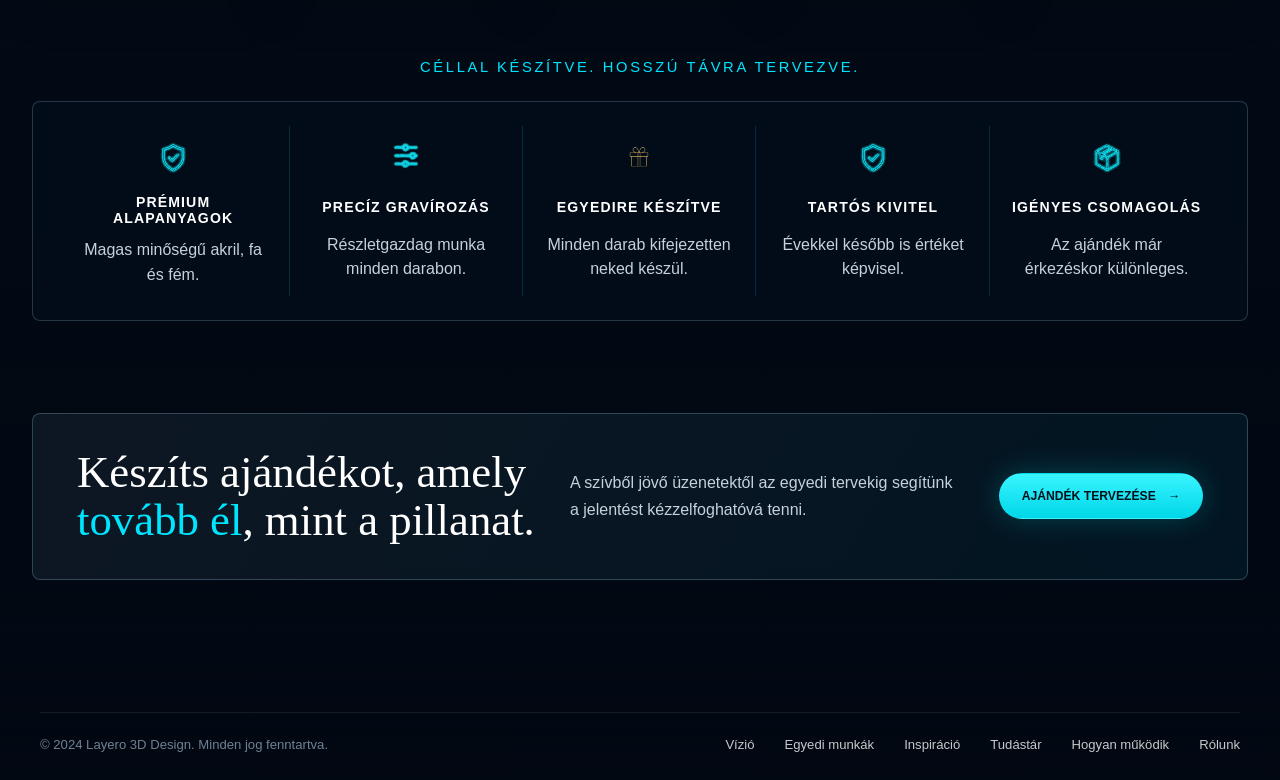
<file: szemelyre-szabott-ajandekok.html>
<!doctype html>
<html lang="hu">
  <head>
    <meta charset="utf-8">
    <meta name="viewport" content="width=device-width, initial-scale=1">
    <meta name="description" content="Személyre szabott Layero ajándékok - akril táblák, névtáblák, emléktárgyak és prémium 3D ajándékötletek.">
    <title>Személyre szabott ajándékok | Layero 3D Design</title>
    <link rel="stylesheet" href="styles.css">
  </head>
  <body>
    <header class="site-header motion-load" style="--load-delay: 80ms">
      <div class="header-shell">
        <a class="logo" href="index.html" aria-label="Layero 3D Design főoldal"><img class="logo__brand-mark" src="assets/layero-logo-mark-from-source.png" alt="" width="240" height="237"><img class="logo__brand-wordmark" src="assets/layero-logo-wordmark-from-source.png" alt="Layero 3D Design" width="493" height="171"></a>
        <button class="nav-toggle" type="button" aria-controls="site-navigation" aria-expanded="false" data-nav-toggle><span class="sr-only">Menü megnyitása</span><span class="nav-toggle__line" aria-hidden="true"></span></button>
        <nav class="site-nav" id="site-navigation" aria-label="Főmenü"><a href="vizio.html">Vízió</a><a href="egyedi-munkak.html" aria-current="page">Egyedi munkák</a><a href="inspiracio.html">Inspiráció</a><a href="tudastar.html">Tudástár</a><a href="hogyan-mukodik.html">Hogyan működik</a><a href="rolunk.html">Rólunk</a></nav>
        <a class="btn btn--outline header-cta" href="kapcsolat.html">Belépés a shopba <span aria-hidden="true">→</span></a>
      </div>
    </header>
    <main class="subpage-main">
      <section class="subpage-hero subpage-hero--compact" aria-labelledby="page-title">
        <div class="subpage-hero__bg" aria-hidden="true"></div>
        <div class="subpage-hero__fx" aria-hidden="true">
          <span class="subpage-hero__scan"></span>
          <span class="subpage-hero__grid-bg"></span>
        </div>
        <div class="subpage-hero__shade" aria-hidden="true"></div>
        <div class="subpage-shell subpage-hero__grid">
          <div class="subpage-hero__copy">
            <p class="subpage-kicker">3. oldal / 7</p>
            <h1 class="subpage-title" id="page-title">Személyre szabott <span>ajándékok</span></h1>
            <p class="subpage-lead">Jelentéssel teli, egyedileg készített emléktárgyak, gondos odafigyeléssel megalkotva, hosszú időre tervezve.</p>
            <div class="subpage-hero__actions"><a class="btn btn--primary" href="kapcsolat.html">Ajándék tervezése <span aria-hidden="true">→</span></a></div>
          </div>
          <div class="subpage-hero__media" aria-hidden="true"><img src="assets/images/personalized-father-plaque.webp" alt=""></div>
        </div>
      </section>
      <section class="subpage-section">
        <div class="subpage-shell">
          <p class="subpage-heading">Kiemelt ajándékkategóriák</p>
          <div class="page-card-grid page-card-grid--4">
            <article class="page-card"><div class="page-card__media"><img src="assets/images/personalized-father-plaque.webp" alt=""></div><div class="page-card__body"><h3>Akril táblák</h3><p>Lézergravírozott tisztaság. Időtálló és elegáns.</p><a class="page-card__link" href="kapcsolat.html">Felfedezés <span aria-hidden="true">→</span></a></div></article>
            <article class="page-card"><div class="page-card__media"><img src="assets/images/custom-family-nameplate.webp" alt=""></div><div class="page-card__body"><h3>Névtáblák</h3><p>Személyre szabott feliratok bármilyen térbe.</p><a class="page-card__link" href="kapcsolat.html">Felfedezés <span aria-hidden="true">→</span></a></div></article>
            <article class="page-card"><div class="page-card__media"><img src="assets/images/decorative-lattice-ornament.webp" alt=""></div><div class="page-card__body"><h3>Dekoratív emléktárgyak</h3><p>Finom részletek, amelyek elmesélik a történetedet.</p><a class="page-card__link" href="kapcsolat.html">Felfedezés <span aria-hidden="true">→</span></a></div></article>
            <article class="page-card"><div class="page-card__media"><img src="assets/images/parametric-vase-object.webp" alt=""></div><div class="page-card__body"><h3>Szoborszerű ajándékok</h3><p>Modern, művészi darabok 3D-ben megalkotva.</p><a class="page-card__link" href="kapcsolat.html">Felfedezés <span aria-hidden="true">→</span></a></div></article>
          </div>
        </div>
      </section>
      <section class="subpage-section subpage-section--tight">
        <div class="subpage-shell">
          <p class="subpage-heading">Személyre szabott ajándékötletek</p>
          <div class="page-card-grid page-card-grid--5">
            <article class="page-card"><div class="page-card__media"><img src="assets/images/personalized-father-plaque.webp" alt=""></div><div class="page-card__body"><h3>Születésnapok</h3><p>Ünnepeld az újabb évet maradandó módon.</p></div></article>
            <article class="page-card"><div class="page-card__media"><img src="assets/images/decorative-lattice-ornament.webp" alt=""></div><div class="page-card__body"><h3>Évfordulók</h3><p>Tisztelegj a közös utak előtt.</p></div></article>
            <article class="page-card"><div class="page-card__media"><img src="assets/images/custom-family-nameplate.webp" alt=""></div><div class="page-card__body"><h3>Apák napja</h3><p>Mutasd meg háládat egy tartós emlékkel.</p></div></article>
            <article class="page-card"><div class="page-card__media"><img src="assets/images/layero-wire-heart-sculpture.webp" alt=""></div><div class="page-card__body"><h3>Emlékajándékok</h3><p>Őrizd meg szeretteid emlékét közel a szívedhez.</p></div></article>
            <article class="page-card"><div class="page-card__media"><img src="assets/images/personalized-father-plaque.webp" alt=""></div><div class="page-card__body"><h3>Esküvők</h3><p>Személyes részletek a különleges napodra.</p></div></article>
          </div>
        </div>
      </section>
      <section class="subpage-section">
        <div class="subpage-shell">
          <p class="subpage-heading">Céllal készítve. Hosszú távra tervezve.</p>
          <div class="feature-band">
            <div class="feature-band__item"><img src="assets/images/how-command/icon-shield-check.png" alt=""><h3>Prémium alapanyagok</h3><p>Magas minőségű akril, fa és fém.</p></div>
            <div class="feature-band__item"><img src="assets/images/how-command/icon-sliders.png" alt=""><h3>Precíz gravírozás</h3><p>Részletgazdag munka minden darabon.</p></div>
            <div class="feature-band__item"><img src="assets/images/how-command/new-icon-gift.webp" alt=""><h3>Egyedire készítve</h3><p>Minden darab kifejezetten neked készül.</p></div>
            <div class="feature-band__item"><img src="assets/images/how-command/icon-shield-check.png" alt=""><h3>Tartós kivitel</h3><p>Évekkel később is értéket képvisel.</p></div>
            <div class="feature-band__item"><img src="assets/images/how-command/icon-package-box.png" alt=""><h3>Igényes csomagolás</h3><p>Az ajándék már érkezéskor különleges.</p></div>
          </div>
        </div>
      </section>
      <section class="subpage-section subpage-section--tight"><div class="subpage-shell wide-cta"><h2 class="mini-title">Készíts ajándékot, amely <span>tovább él</span>, mint a pillanat.</h2><p>A szívből jövő üzenetektől az egyedi tervekig segítünk a jelentést kézzelfoghatóvá tenni.</p><a class="btn btn--primary" href="kapcsolat.html">Ajándék tervezése <span aria-hidden="true">→</span></a></div></section>
    </main>
    <footer class="site-footer"><div class="container footer__bottom"><p>© 2024 Layero 3D Design. Minden jog fenntartva.</p><div><a href="vizio.html">Vízió</a><a href="egyedi-munkak.html">Egyedi munkák</a><a href="inspiracio.html">Inspiráció</a><a href="tudastar.html">Tudástár</a><a href="hogyan-mukodik.html">Hogyan működik</a><a href="rolunk.html">Rólunk</a></div></div></footer>
    <script src="script.js"></script>
  </body>
</html>
</file>
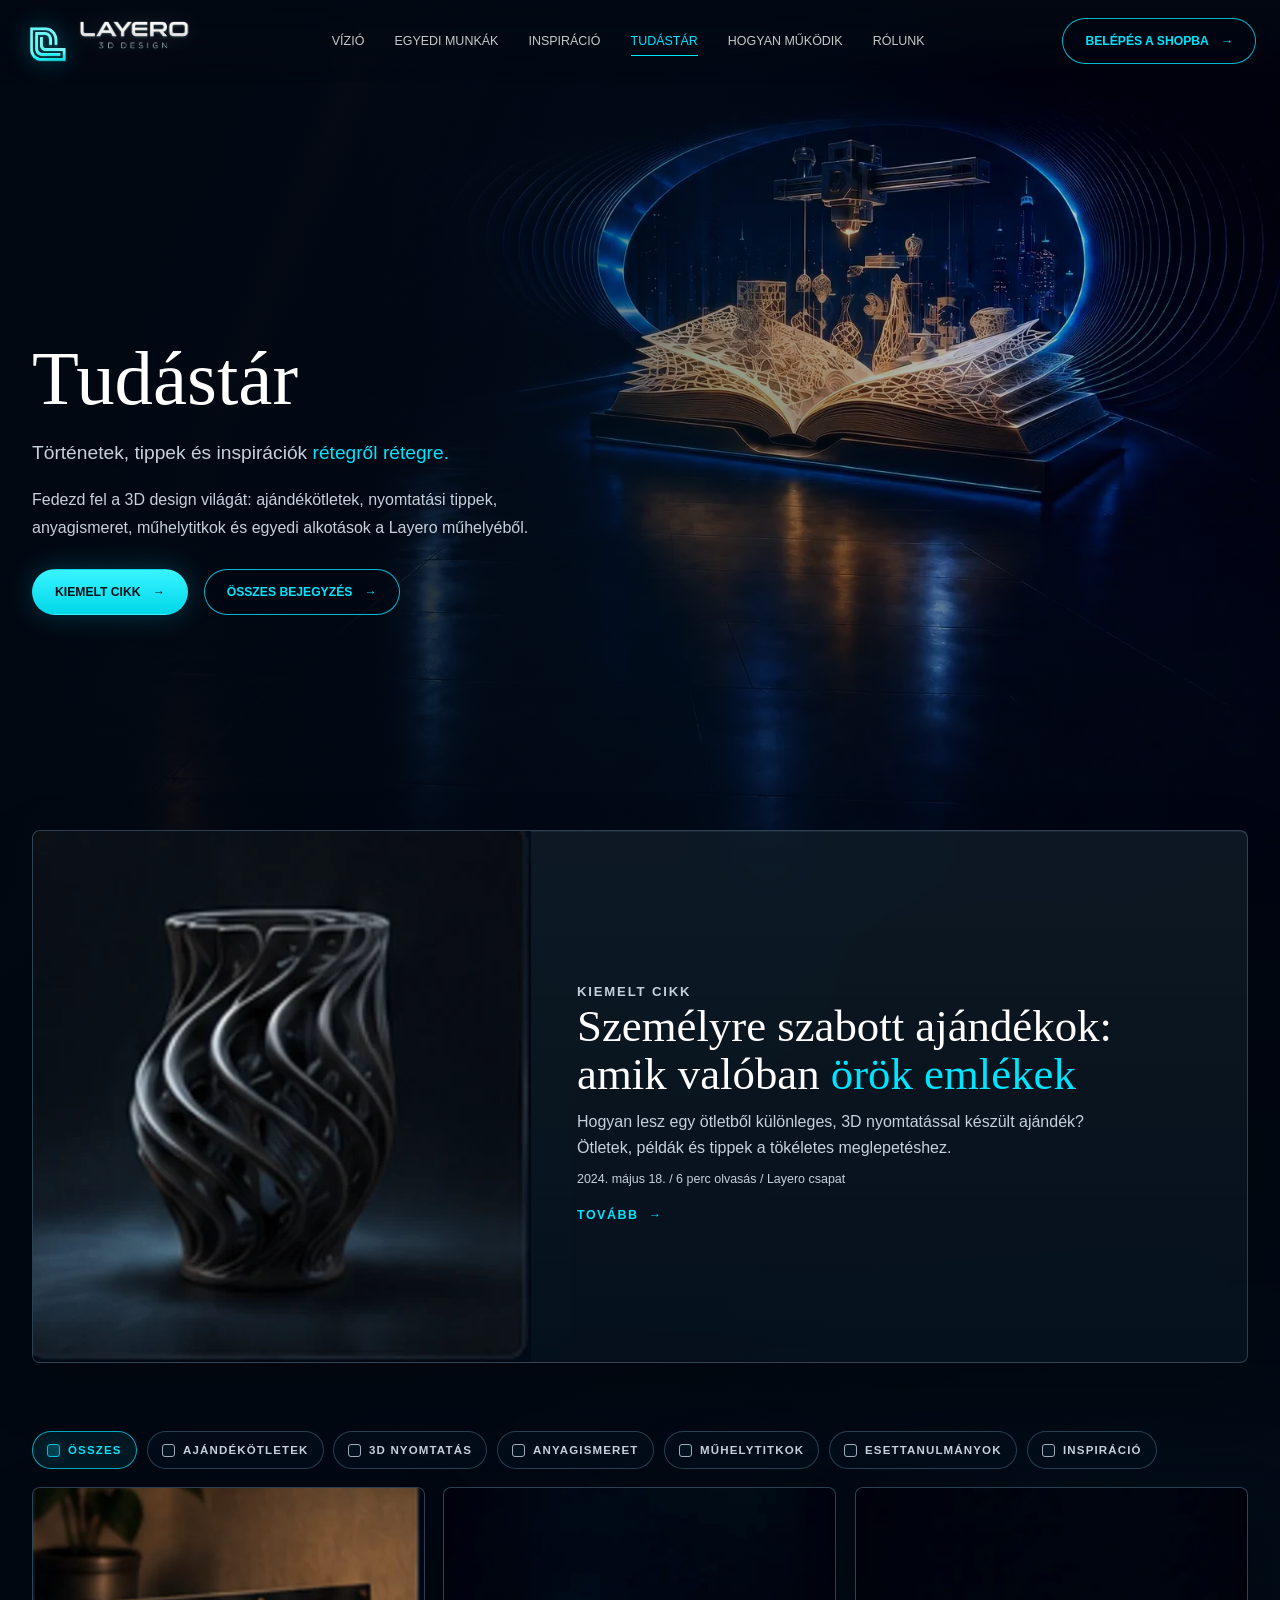
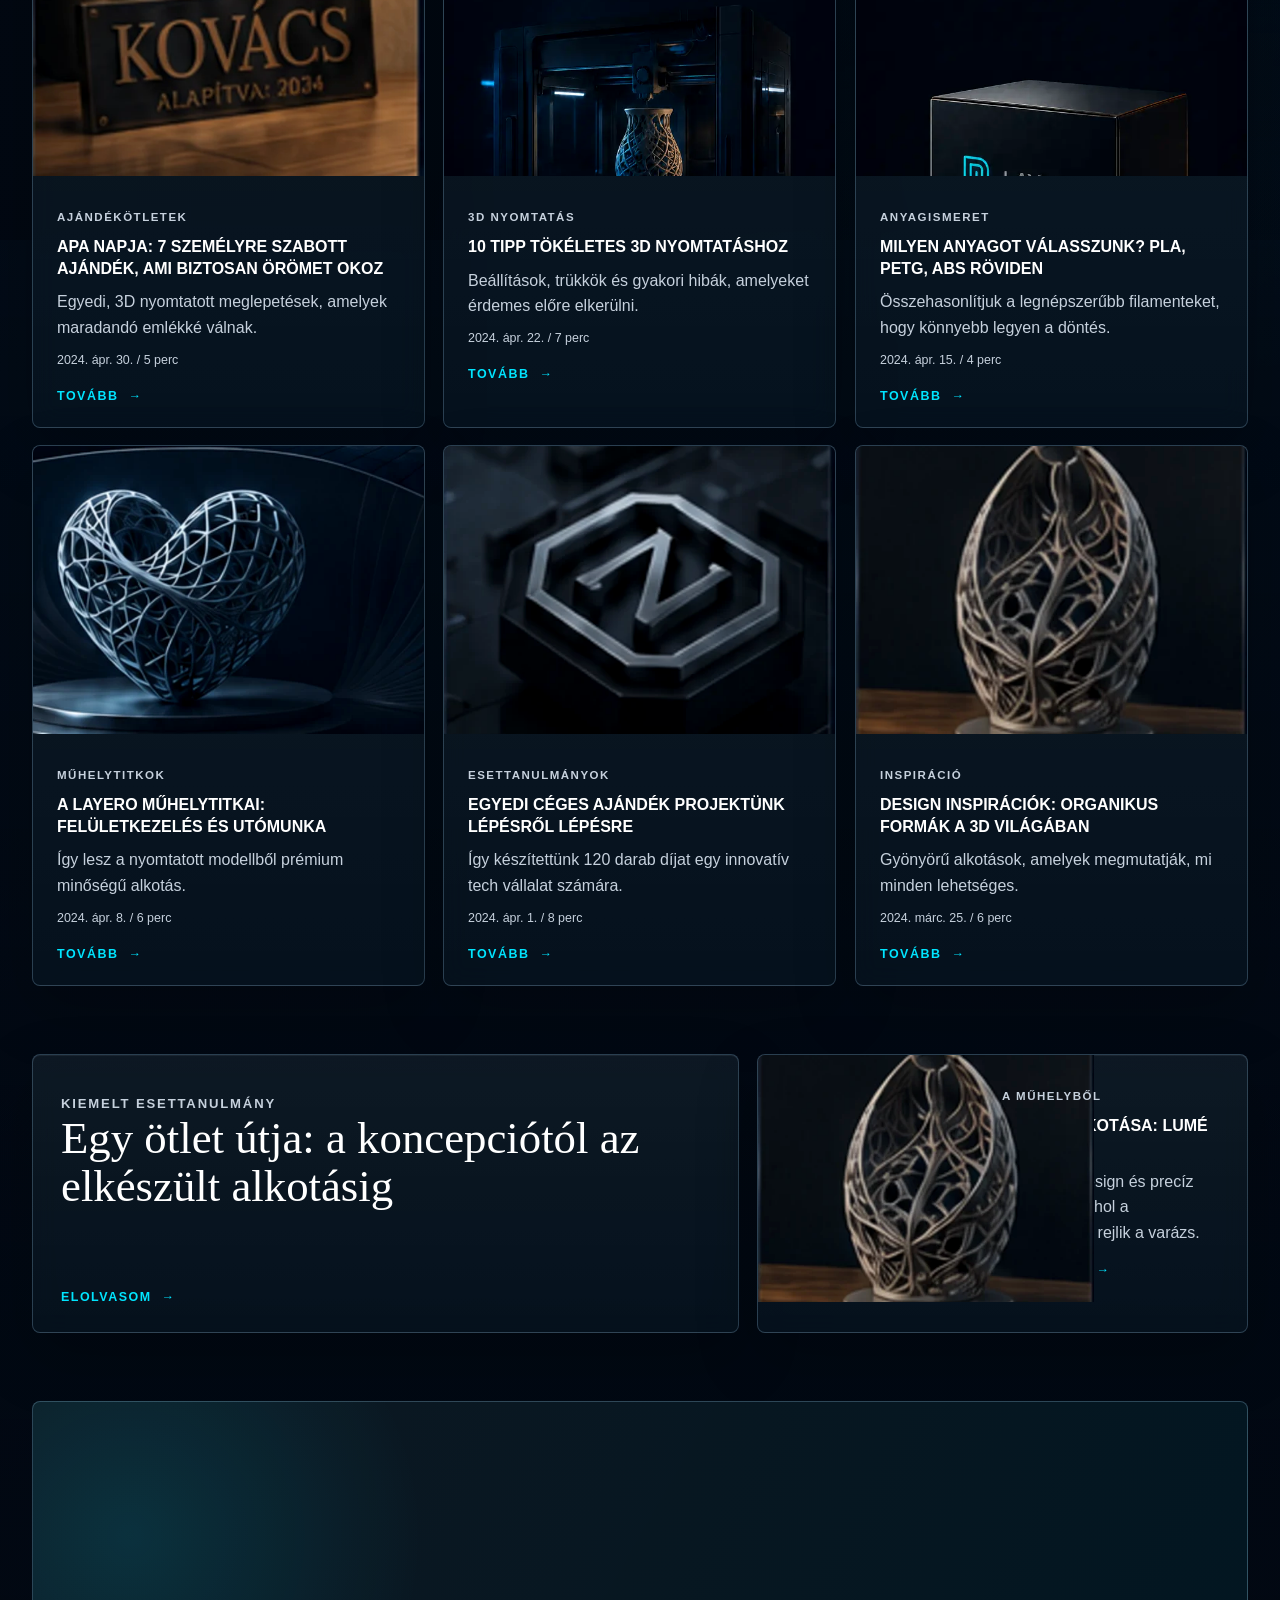
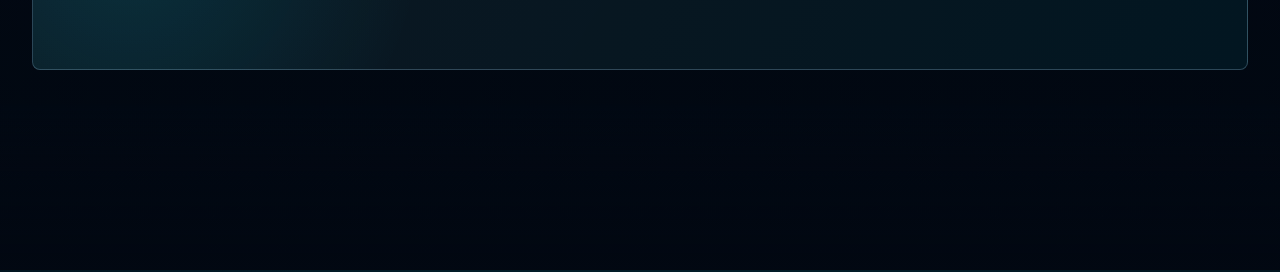
<file: tudastar.html>
<!doctype html>
<html lang="hu">
  <head>
    <meta charset="utf-8">
    <meta name="viewport" content="width=device-width, initial-scale=1">
    <meta name="description" content="Layero Tudástár - történetek, tippek, kategóriák és inspirációk prémium 3D alkotásokhoz.">
    <title>Tudástár | Layero 3D Design</title>
    <link rel="stylesheet" href="styles.css">
  </head>
  <body>
    <header class="site-header motion-load" style="--load-delay: 80ms">
      <div class="header-shell">
        <a class="logo" href="index.html" aria-label="Layero 3D Design főoldal">
          <img class="logo__brand-mark" src="assets/layero-logo-mark-from-source.png" alt="" width="240" height="237">
          <img class="logo__brand-wordmark" src="assets/layero-logo-wordmark-from-source.png" alt="Layero 3D Design" width="493" height="171">
        </a>
        <button class="nav-toggle" type="button" aria-controls="site-navigation" aria-expanded="false" data-nav-toggle>
          <span class="sr-only">Menü megnyitása</span><span class="nav-toggle__line" aria-hidden="true"></span>
        </button>
        <nav class="site-nav" id="site-navigation" aria-label="Főmenü">
          <a href="vizio.html">Vízió</a>
          <a href="egyedi-munkak.html">Egyedi munkák</a>
          <a href="inspiracio.html">Inspiráció</a>
          <a href="tudastar.html" aria-current="page">Tudástár</a>
          <a href="hogyan-mukodik.html">Hogyan működik</a>
          <a href="rolunk.html">Rólunk</a>
        </nav>
        <a class="btn btn--outline header-cta" href="kapcsolat.html">Belépés a shopba <span aria-hidden="true">→</span></a>
      </div>
    </header>

    <main class="subpage-main knowledge-page">
      <section class="subpage-hero subpage-hero--compact knowledge-hero" aria-labelledby="page-title">
        <div class="subpage-hero__bg" aria-hidden="true"></div>
        <div class="subpage-hero__fx" aria-hidden="true">
          <span class="subpage-hero__scan"></span>
          <span class="subpage-hero__grid-bg"></span>
        </div>
        <div class="subpage-hero__shade" aria-hidden="true"></div>
        <div class="subpage-shell subpage-hero__grid">
          <div class="subpage-hero__copy">
            <h1 class="subpage-title" id="page-title">Tudástár</h1>
            <p class="subpage-lead">Történetek, tippek és inspirációk <span>rétegről rétegre.</span></p>
            <p class="mini-copy">Fedezd fel a 3D design világát: ajándékötletek, nyomtatási tippek, anyagismeret, műhelytitkok és egyedi alkotások a Layero műhelyéből.</p>
            <div class="subpage-hero__actions">
              <a class="btn btn--primary" href="#kiemelt-cikk">Kiemelt cikk <span aria-hidden="true">→</span></a>
              <a class="btn btn--ghost" href="#osszes-bejegyzes">Összes bejegyzés <span aria-hidden="true">→</span></a>
            </div>
          </div>
        </div>
      </section>

      <section class="subpage-section subpage-section--tight" id="kiemelt-cikk">
        <div class="subpage-shell">
          <article class="knowledge-feature page-card">
            <div class="knowledge-feature__media"><img src="assets/images/parametric-vase-object.webp" alt="Parametrikus 3D váza"></div>
            <div class="knowledge-feature__body">
              <p class="subpage-kicker">Kiemelt cikk</p>
              <h2 class="mini-title">Személyre szabott ajándékok: amik valóban <span>örök emlékek</span></h2>
              <p class="mini-copy">Hogyan lesz egy ötletből különleges, 3D nyomtatással készült ajándék? Ötletek, példák és tippek a tökéletes meglepetéshez.</p>
              <p class="article-meta">2024. május 18. / 6 perc olvasás / Layero csapat</p>
              <a class="page-card__link" href="szemelyre-szabott-ajandekok.html">Tovább <span aria-hidden="true">→</span></a>
            </div>
          </article>
        </div>
      </section>

      <section class="subpage-section subpage-section--tight" id="osszes-bejegyzes">
        <div class="subpage-shell">
          <div class="knowledge-categories" aria-label="Tudástár kategóriák" data-knowledge-filters>
            <button class="knowledge-chip is-active" type="button" data-knowledge-filter="all" aria-pressed="true"><span aria-hidden="true"></span> Összes</button>
            <button class="knowledge-chip" type="button" data-knowledge-filter="ajandekotletek" aria-pressed="false"><span aria-hidden="true"></span> Ajándékötletek</button>
            <button class="knowledge-chip" type="button" data-knowledge-filter="nyomtatas" aria-pressed="false"><span aria-hidden="true"></span> 3D nyomtatás</button>
            <button class="knowledge-chip" type="button" data-knowledge-filter="anyagismeret" aria-pressed="false"><span aria-hidden="true"></span> Anyagismeret</button>
            <button class="knowledge-chip" type="button" data-knowledge-filter="muhelytitkok" aria-pressed="false"><span aria-hidden="true"></span> Műhelytitkok</button>
            <button class="knowledge-chip" type="button" data-knowledge-filter="esettanulmanyok" aria-pressed="false"><span aria-hidden="true"></span> Esettanulmányok</button>
            <button class="knowledge-chip" type="button" data-knowledge-filter="inspiracio" aria-pressed="false"><span aria-hidden="true"></span> Inspiráció</button>
          </div>
          <p class="sr-only" aria-live="polite" data-knowledge-filter-status>6 bejegyzés látható.</p>

          <div class="knowledge-grid" data-knowledge-grid>
            <article class="knowledge-card page-card" id="ajandekotletek" data-knowledge-card data-knowledge-categories="ajandekotletek inspiracio">
              <div class="page-card__media"><img src="assets/images/custom-family-nameplate.webp" alt="Egyedi családi névtábla"></div>
              <div class="page-card__body">
                <p class="article-category">Ajándékötletek</p>
                <h3>Apa napja: 7 személyre szabott ajándék, ami biztosan örömet okoz</h3>
                <p>Egyedi, 3D nyomtatott meglepetések, amelyek maradandó emlékké válnak.</p>
                <p class="article-meta">2024. ápr. 30. / 5 perc</p>
                <a class="page-card__link" href="szemelyre-szabott-ajandekok.html">Tovább <span aria-hidden="true">→</span></a>
              </div>
            </article>
            <article class="knowledge-card page-card" id="nyomtatas" data-knowledge-card data-knowledge-categories="nyomtatas muhelytitkok">
              <div class="page-card__media"><img src="assets/images/how-command/step-04-production.webp" alt="3D nyomtatási folyamat"></div>
              <div class="page-card__body">
                <p class="article-category">3D nyomtatás</p>
                <h3>10 tipp tökéletes 3D nyomtatáshoz</h3>
                <p>Beállítások, trükkök és gyakori hibák, amelyeket érdemes előre elkerülni.</p>
                <p class="article-meta">2024. ápr. 22. / 7 perc</p>
                <a class="page-card__link" href="hogyan-mukodik.html">Tovább <span aria-hidden="true">→</span></a>
              </div>
            </article>
            <article class="knowledge-card page-card" id="anyagismeret" data-knowledge-card data-knowledge-categories="anyagismeret nyomtatas">
              <div class="page-card__media"><img src="assets/images/how-command/step-05-delivery.webp" alt="Prémium kivitel és anyagok"></div>
              <div class="page-card__body">
                <p class="article-category">Anyagismeret</p>
                <h3>Milyen anyagot válasszunk? PLA, PETG, ABS röviden</h3>
                <p>Összehasonlítjuk a legnépszerűbb filamenteket, hogy könnyebb legyen a döntés.</p>
                <p class="article-meta">2024. ápr. 15. / 4 perc</p>
                <a class="page-card__link" href="hogyan-mukodik.html">Tovább <span aria-hidden="true">→</span></a>
              </div>
            </article>
            <article class="knowledge-card page-card" id="muhelytitkok" data-knowledge-card data-knowledge-categories="muhelytitkok">
              <div class="page-card__media"><img src="assets/images/layero-wire-heart-sculpture.webp" alt="Felületkezelt 3D szív szobor"></div>
              <div class="page-card__body">
                <p class="article-category">Műhelytitkok</p>
                <h3>A Layero műhelytitkai: felületkezelés és utómunka</h3>
                <p>Így lesz a nyomtatott modellből prémium minőségű alkotás.</p>
                <p class="article-meta">2024. ápr. 8. / 6 perc</p>
                <a class="page-card__link" href="vizio.html">Tovább <span aria-hidden="true">→</span></a>
              </div>
            </article>
            <article class="knowledge-card page-card" id="esettanulmanyok" data-knowledge-card data-knowledge-categories="esettanulmanyok ajandekotletek">
              <div class="page-card__media"><img src="assets/images/branded-3d-object-emblem.webp" alt="Márkázott 3D objektum"></div>
              <div class="page-card__body">
                <p class="article-category">Esettanulmányok</p>
                <h3>Egyedi céges ajándék projektünk lépésről lépésre</h3>
                <p>Így készítettünk 120 darab díjat egy innovatív tech vállalat számára.</p>
                <p class="article-meta">2024. ápr. 1. / 8 perc</p>
                <a class="page-card__link" href="markaknak-es-alkotoknak.html">Tovább <span aria-hidden="true">→</span></a>
              </div>
            </article>
            <article class="knowledge-card page-card" id="inspiracio" data-knowledge-card data-knowledge-categories="inspiracio">
              <div class="page-card__media"><img src="assets/images/decorative-lattice-ornament.webp" alt="Organikus dekoratív 3D forma"></div>
              <div class="page-card__body">
                <p class="article-category">Inspiráció</p>
                <h3>Design inspirációk: organikus formák a 3D világában</h3>
                <p>Gyönyörű alkotások, amelyek megmutatják, mi minden lehetséges.</p>
                <p class="article-meta">2024. márc. 25. / 6 perc</p>
                <a class="page-card__link" href="inspiracio.html">Tovább <span aria-hidden="true">→</span></a>
              </div>
            </article>
          </div>
        </div>
      </section>

      <section class="subpage-section subpage-section--tight">
        <div class="subpage-shell knowledge-duo">
          <article class="page-card page-card--pad">
            <p class="subpage-kicker">Kiemelt esettanulmány</p>
            <h2 class="mini-title">Egy ötlet útja: a koncepciótól az elkészült alkotásig</h2>
            <p class="mini-copy">Részletesen bemutatjuk, hogyan születik meg egy személyre szabott projekt a Layero műhelyében.</p>
            <a class="page-card__link" href="hogyan-mukodik.html">Elolvasom <span aria-hidden="true">→</span></a>
          </article>
          <article class="page-card knowledge-duo__image">
            <div class="page-card__media"><img src="assets/images/decorative-lattice-ornament.webp" alt="Lume lámpa dekoratív 3D alkotás"></div>
            <div class="page-card__body">
              <p class="article-category">A műhelyből</p>
              <h3>Hónap alkotása: Lumé lámpa</h3>
              <p>Kifinomult design és precíz nyomtatás, ahol a részletekben rejlik a varázs.</p>
              <a class="page-card__link" href="inspiracio.html">Megnézem <span aria-hidden="true">→</span></a>
            </div>
          </article>
        </div>
      </section>

      <section class="subpage-section subpage-section--tight">
        <div class="subpage-shell knowledge-newsletter">
          <div>
            <p class="subpage-kicker">Ne maradj le az új történetekről</p>
            <h2 class="mini-title">Friss tippek és inspirációk a <span>műhelyből.</span></h2>
            <p>Iratkozz fel hírlevelünkre, és havonta küldünk inspirációt, tippeket és exkluzív betekintést a Layero világába.</p>
          </div>
          <form class="knowledge-newsletter__form" action="mailto:hello@layero3d.hu" method="post" enctype="text/plain">
            <label class="sr-only" for="knowledge-email">E-mail címed</label>
            <input id="knowledge-email" name="email" type="email" placeholder="E-mail címed">
            <button class="btn btn--primary" type="submit">Feliratkozom <span aria-hidden="true">→</span></button>
            <small>Bármikor leiratkozhatsz. Adataidat bizalmasan kezeljük.</small>
          </form>
        </div>
      </section>
    </main>

    <footer class="site-footer">
      <div class="container footer__bottom">
        <p>© 2024 Layero 3D Design. Minden jog fenntartva.</p>
        <div><a href="vizio.html">Vízió</a><a href="egyedi-munkak.html">Egyedi munkák</a><a href="inspiracio.html">Inspiráció</a><a href="tudastar.html">Tudástár</a><a href="hogyan-mukodik.html">Hogyan működik</a><a href="rolunk.html">Rólunk</a></div>
      </div>
    </footer>
    <script src="script.js?v=knowledge-filter"></script>
  </body>
</html>
</file>
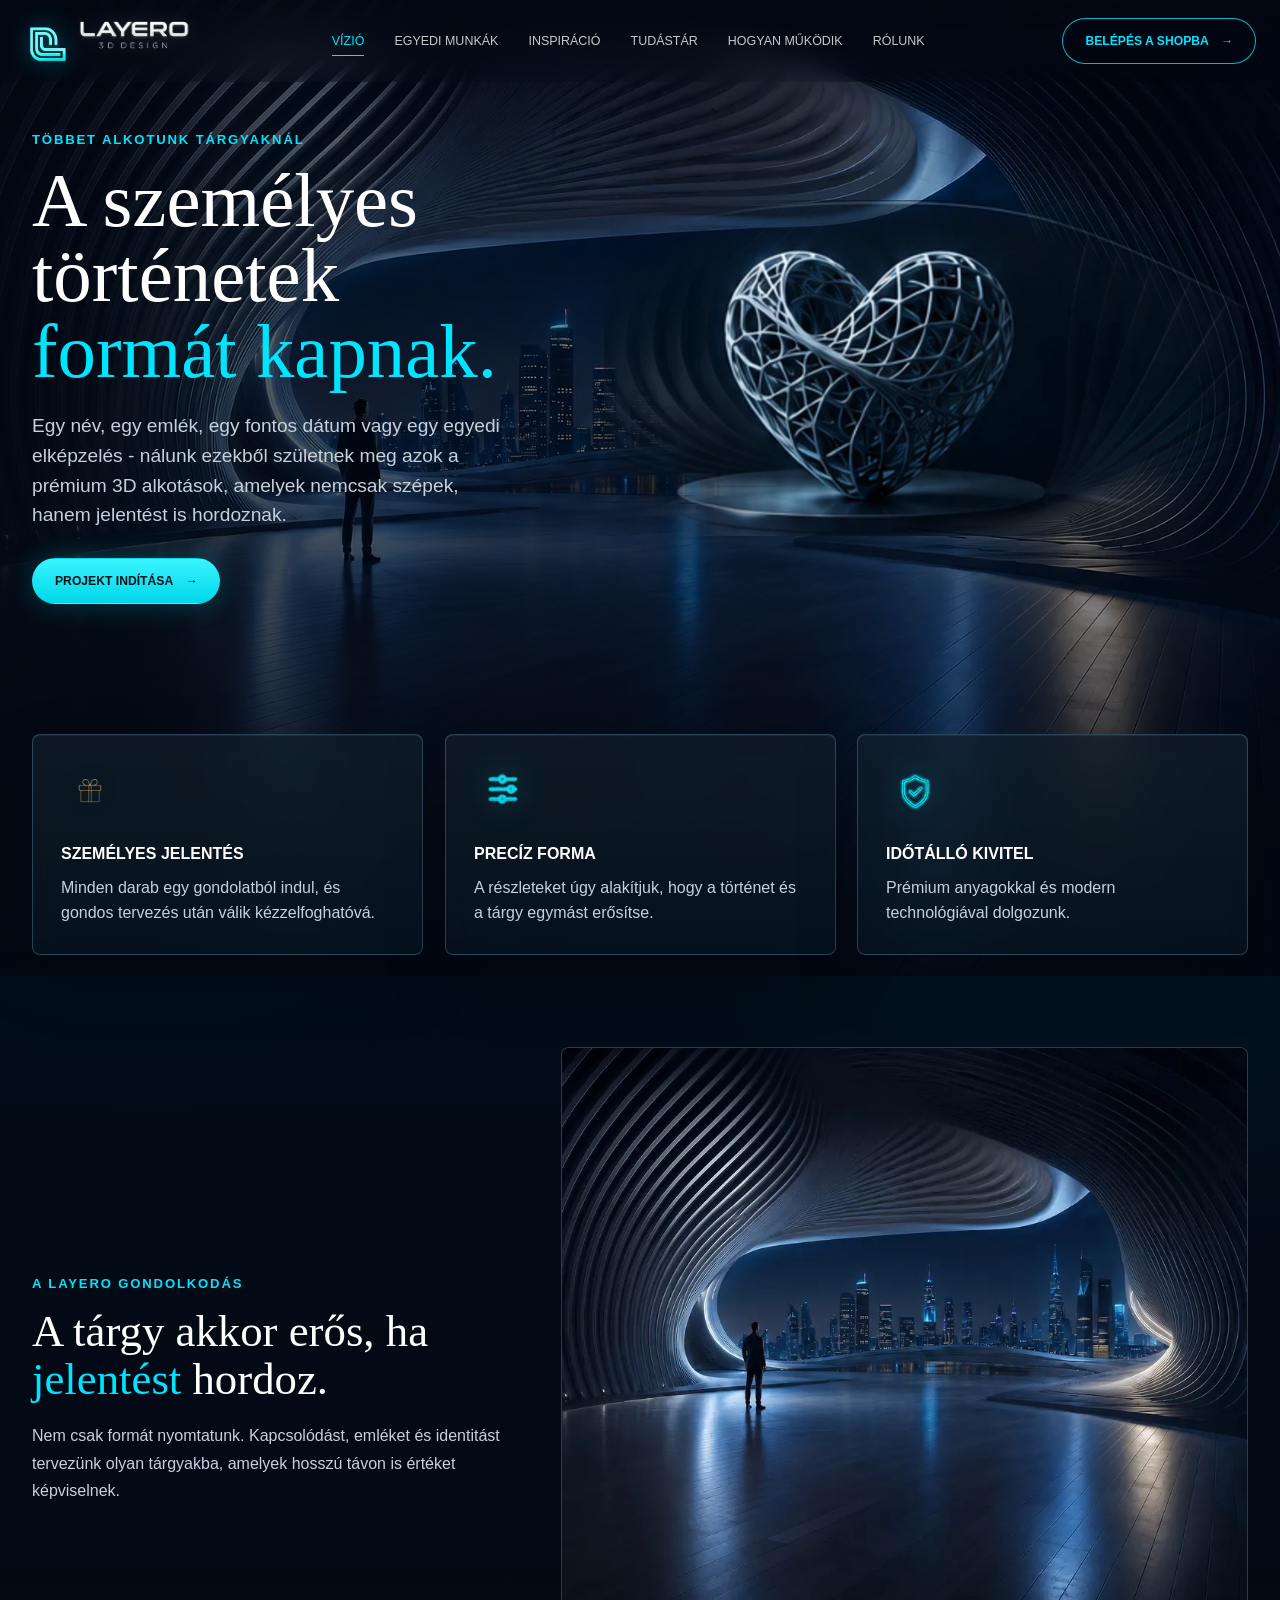
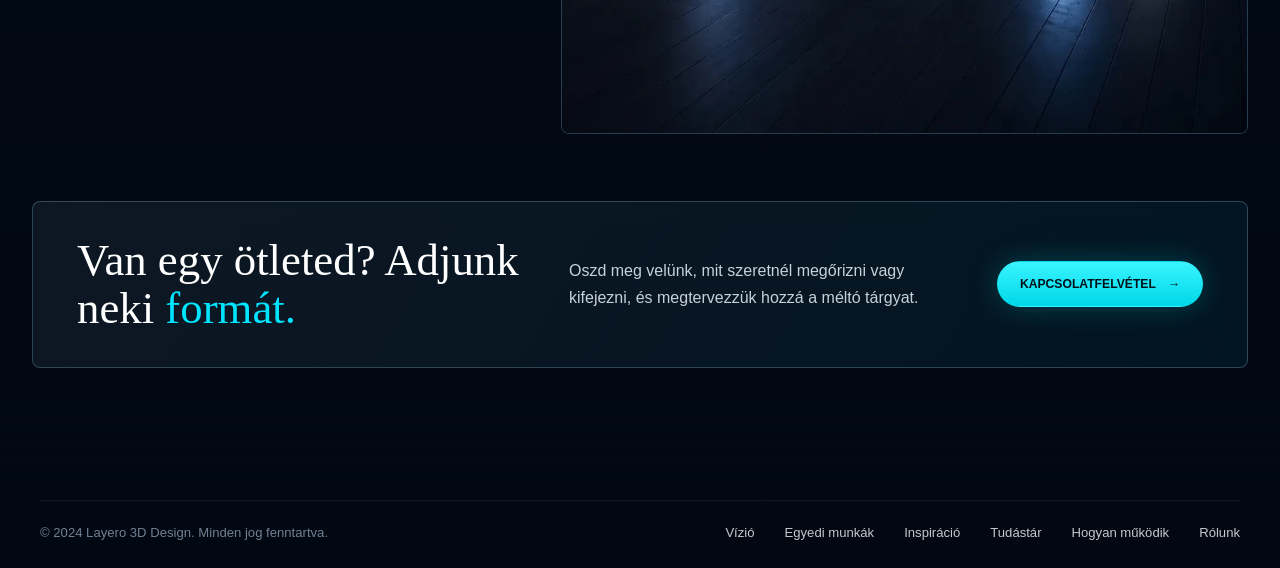
<file: vizio.html>
<!doctype html>
<html lang="hu">
  <head>
    <meta charset="utf-8">
    <meta name="viewport" content="width=device-width, initial-scale=1">
    <meta name="description" content="Layero vízió - személyes történetek prémium 3D formában.">
    <title>Vízió | Layero 3D Design</title>
    <link rel="stylesheet" href="styles.css">
  </head>
  <body>
    <header class="site-header motion-load" style="--load-delay: 80ms"><div class="header-shell"><a class="logo" href="index.html"><img class="logo__brand-mark" src="assets/layero-logo-mark-from-source.png" alt="" width="240" height="237"><img class="logo__brand-wordmark" src="assets/layero-logo-wordmark-from-source.png" alt="Layero 3D Design" width="493" height="171"></a><button class="nav-toggle" type="button" aria-controls="site-navigation" aria-expanded="false" data-nav-toggle><span class="sr-only">Menü megnyitása</span><span class="nav-toggle__line" aria-hidden="true"></span></button><nav class="site-nav" id="site-navigation" aria-label="Főmenü"><a href="vizio.html" aria-current="page">Vízió</a><a href="egyedi-munkak.html">Egyedi munkák</a><a href="inspiracio.html">Inspiráció</a><a href="tudastar.html">Tudástár</a><a href="hogyan-mukodik.html">Hogyan működik</a><a href="rolunk.html">Rólunk</a></nav><a class="btn btn--outline header-cta" href="kapcsolat.html">Belépés a shopba <span aria-hidden="true">→</span></a></div></header>
    <main class="subpage-main">
      <section class="subpage-hero" aria-labelledby="page-title">
        <div class="subpage-hero__bg" aria-hidden="true"></div>
        <div class="subpage-hero__fx" aria-hidden="true">
          <span class="subpage-hero__scan"></span>
          <span class="subpage-hero__grid-bg"></span>
        </div>
        <div class="subpage-hero__shade" aria-hidden="true"></div>
        <div class="subpage-shell subpage-hero__grid"><div class="subpage-hero__copy"><p class="subpage-kicker">Többet alkotunk tárgyaknál</p><h1 class="subpage-title" id="page-title">A személyes történetek <span>formát kapnak.</span></h1><p class="subpage-lead">Egy név, egy emlék, egy fontos dátum vagy egy egyedi elképzelés - nálunk ezekből születnek meg azok a prémium 3D alkotások, amelyek nemcsak szépek, hanem jelentést is hordoznak.</p><div class="subpage-hero__actions"><a class="btn btn--primary" href="kapcsolat.html">Projekt indítása <span aria-hidden="true">→</span></a></div></div><div class="subpage-hero__media" aria-hidden="true"><img src="assets/images/layero-wire-heart-sculpture.webp" alt=""></div></div></section>
      <section class="subpage-section"><div class="subpage-shell page-card-grid page-card-grid--3"><article class="page-card page-card--pad"><img class="page-icon" src="assets/images/how-command/new-icon-gift.webp" alt=""><h3>Személyes jelentés</h3><p>Minden darab egy gondolatból indul, és gondos tervezés után válik kézzelfoghatóvá.</p></article><article class="page-card page-card--pad"><img class="page-icon" src="assets/images/how-command/icon-sliders.png" alt=""><h3>Precíz forma</h3><p>A részleteket úgy alakítjuk, hogy a történet és a tárgy egymást erősítse.</p></article><article class="page-card page-card--pad"><img class="page-icon" src="assets/images/how-command/icon-shield-check.png" alt=""><h3>Időtálló kivitel</h3><p>Prémium anyagokkal és modern technológiával dolgozunk.</p></article></div></section>
      <section class="subpage-section subpage-section--tight"><div class="subpage-shell split-section"><div><p class="subpage-kicker">A Layero gondolkodás</p><h2 class="mini-title">A tárgy akkor erős, ha <span>jelentést</span> hordoz.</h2><p class="mini-copy">Nem csak formát nyomtatunk. Kapcsolódást, emléket és identitást tervezünk olyan tárgyakba, amelyek hosszú távon is értéket képviselnek.</p></div><div class="split-section__image"><img src="assets/images/hero-layero-futuristic-tunnel-900.webp" alt=""></div></div></section>
      <section class="subpage-section subpage-section--tight"><div class="subpage-shell wide-cta"><h2 class="mini-title">Van egy ötleted? Adjunk neki <span>formát.</span></h2><p>Oszd meg velünk, mit szeretnél megőrizni vagy kifejezni, és megtervezzük hozzá a méltó tárgyat.</p><a class="btn btn--primary" href="kapcsolat.html">Kapcsolatfelvétel <span aria-hidden="true">→</span></a></div></section>
    </main>
    <footer class="site-footer"><div class="container footer__bottom"><p>© 2024 Layero 3D Design. Minden jog fenntartva.</p><div><a href="vizio.html">Vízió</a><a href="egyedi-munkak.html">Egyedi munkák</a><a href="inspiracio.html">Inspiráció</a><a href="tudastar.html">Tudástár</a><a href="hogyan-mukodik.html">Hogyan működik</a><a href="rolunk.html">Rólunk</a></div></div></footer><script src="script.js"></script>
  </body>
</html>
</file>
<file: styles.css>
:root {
  --bg: #020812;
  --bg-2: #04111e;
  --bg-3: #061a2a;
  --cyan: #00e5ff;
  --cyan-soft: #00d7e8;
  --text: #ffffff;
  --muted: #c6d1dd;
  --faint: #8fa3b8;
  --line: rgba(255, 255, 255, 0.12);
  --line-cyan: rgba(0, 229, 255, 0.34);
  --panel: rgba(4, 17, 30, 0.68);
  --panel-strong: rgba(2, 8, 18, 0.84);
  --glow: rgba(0, 229, 255, 0.35);
  --gold: #f0c27a;
  --stage: 1400px;
  --content: 1200px;
  --radius: 8px;
  --font-ui: "Sora", "Space Grotesk", "Inter", "Manrope", Arial, sans-serif;
  --font-display: "Cormorant Garamond", "Playfair Display", Georgia, serif;
}

* {
  box-sizing: border-box;
}

html {
  scroll-behavior: smooth;
  min-height: 100%;
}

body {
  margin: 0;
  min-width: 320px;
  min-height: 100%;
  color: var(--text);
  background:
    radial-gradient(circle at 50% -10%, rgba(0, 229, 255, 0.13), transparent 34%),
    radial-gradient(circle at 12% 24%, rgba(10, 109, 255, 0.13), transparent 30%),
    radial-gradient(circle at 88% 38%, rgba(0, 229, 255, 0.08), transparent 28%),
    linear-gradient(180deg, #020812 0%, #04111e 42%, #020812 100%),
    var(--bg);
  font-family: var(--font-ui);
  overflow-x: hidden;
}

body::before {
  content: "";
  position: fixed;
  inset: 0;
  pointer-events: none;
  z-index: -2;
  background:
    repeating-radial-gradient(ellipse at 12% 26%, rgba(0, 229, 255, 0.12) 0 1px, transparent 1px 22px),
    repeating-radial-gradient(ellipse at 86% 42%, rgba(255, 255, 255, 0.08) 0 1px, transparent 1px 26px),
    linear-gradient(180deg, rgba(2, 8, 18, 0.15), rgba(2, 8, 18, 0.92));
  opacity: 0.34;
  mask-image: linear-gradient(180deg, transparent 0%, #000 16%, #000 92%, transparent 100%);
}

body.nav-open,
body.newsletter-open {
  overflow: hidden;
}

main {
  position: relative;
  overflow: hidden;
}

main > section {
  position: relative;
  z-index: 3;
}

.page-decor {
  position: absolute;
  inset: 0;
  z-index: 2;
  pointer-events: none;
  overflow: hidden;
}

.page-decor__item {
  position: absolute;
  display: block;
  background-repeat: no-repeat;
  background-position: center;
  background-size: contain;
  mix-blend-mode: screen;
  filter: saturate(1.08) contrast(1.06) blur(0.15px);
  opacity: 0.34;
}

.page-decor__item--network {
  top: 760px;
  left: max(-130px, calc(50% - 800px));
  width: 760px;
  height: 520px;
  background-image: url("assets/images/decor-digital-network.webp");
  opacity: 0.42;
  transform: rotate(-8deg);
  mask-image: radial-gradient(ellipse at 46% 48%, #000 0%, #000 52%, transparent 82%);
}

.page-decor__item--contours {
  top: 1000px;
  right: max(-230px, calc(50% - 920px));
  width: 1080px;
  height: 720px;
  background-image: url("assets/images/decor-wave-contours.webp");
  opacity: 0.4;
  transform: rotate(10deg);
  mask-image: radial-gradient(ellipse at 48% 48%, #000 0%, #000 50%, transparent 82%);
}

.page-decor__item--vortex {
  top: 1480px;
  left: max(-260px, calc(50% - 900px));
  width: 980px;
  height: 700px;
  background-image: url("assets/images/decor-elliptical-vortex.webp");
  opacity: 0.34;
  transform: rotate(-12deg);
  mask-image: radial-gradient(ellipse at 48% 50%, #000 0%, #000 50%, transparent 82%);
}

.page-decor__item--ribbon {
  top: 2040px;
  right: max(-170px, calc(50% - 840px));
  width: 1040px;
  height: 580px;
  background-image: url("assets/images/decor-glowing-ribbon.webp");
  opacity: 0.36;
  transform: rotate(-4deg);
  mask-image: linear-gradient(90deg, transparent 0%, #000 18%, #000 78%, transparent 100%);
}

a {
  color: inherit;
  text-decoration: none;
}

img {
  display: block;
  max-width: 100%;
}

button,
input,
textarea,
select {
  font: inherit;
}

.sr-only {
  position: absolute;
  width: 1px;
  height: 1px;
  padding: 0;
  margin: -1px;
  overflow: hidden;
  clip: rect(0, 0, 0, 0);
  white-space: nowrap;
  border: 0;
}

.icon-sprite {
  position: absolute;
  width: 0;
  height: 0;
  overflow: hidden;
}

.icon,
.service-card__icon,
.process-step__icon {
  width: 22px;
  height: 22px;
  fill: none;
  stroke: currentColor;
  stroke-width: 1.7;
  stroke-linecap: round;
  stroke-linejoin: round;
  flex: 0 0 auto;
}

.motion-load {
  --load-delay: 0ms;
}

@media (prefers-reduced-motion: no-preference) {
  .motion-load {
    opacity: 0;
    animation: layer-load-in 920ms cubic-bezier(0.16, 1, 0.3, 1) forwards;
    animation-delay: var(--load-delay);
    will-change: opacity, transform, filter;
  }

  .hero__actions.motion-load {
    animation-name: layer-actions-in;
  }

  .site-header.motion-load .logo,
  .site-header.motion-load .site-nav a,
  .site-header.motion-load .header-cta {
    opacity: 0;
    animation: header-item-in 680ms cubic-bezier(0.16, 1, 0.3, 1) forwards;
  }

  .site-header.motion-load .logo {
    animation-delay: 190ms;
  }

  .site-header.motion-load .site-nav a:nth-child(1) {
    animation-delay: 250ms;
  }

  .site-header.motion-load .site-nav a:nth-child(2) {
    animation-delay: 300ms;
  }

  .site-header.motion-load .site-nav a:nth-child(3) {
    animation-delay: 350ms;
  }

  .site-header.motion-load .site-nav a:nth-child(4) {
    animation-delay: 400ms;
  }

  .site-header.motion-load .site-nav a:nth-child(5) {
    animation-delay: 450ms;
  }

  .site-header.motion-load .site-nav a:nth-child(6) {
    animation-delay: 500ms;
  }

  .site-header.motion-load .header-cta {
    animation-delay: 570ms;
  }

  .reveal-item {
    opacity: 0;
    transform: translate3d(0, 30px, 0) scale(0.985);
    filter: blur(12px);
    transition:
      opacity 780ms cubic-bezier(0.16, 1, 0.3, 1),
      transform 780ms cubic-bezier(0.16, 1, 0.3, 1),
      filter 780ms cubic-bezier(0.16, 1, 0.3, 1);
    transition-delay: var(--reveal-delay, 0ms);
    will-change: opacity, transform, filter;
  }

  .reveal-item.reveal-card {
    transform: translate3d(0, 34px, 0) scale(0.965);
  }

  .monthly-creation__panel.reveal-item {
    filter: none;
    transition-duration: 540ms;
  }

  .reveal-item.is-visible,
  .reveal-item.reveal-card.is-visible {
    opacity: 1;
    transform: translate3d(0, 0, 0) scale(1);
    filter: blur(0);
  }
}

@keyframes layer-load-in {
  0% {
    opacity: 0;
    transform: translate3d(0, 26px, 0) scale(0.98);
    filter: blur(14px);
  }

  58% {
    opacity: 1;
  }

  100% {
    opacity: 1;
    transform: translate3d(0, 0, 0) scale(1);
    filter: blur(0);
  }
}

@keyframes layer-actions-in {
  0% {
    opacity: 0;
    transform: translate3d(0, 22px, 0) scale(0.96);
    filter: blur(12px);
  }

  100% {
    opacity: 1;
    transform: translate3d(0, 0, 0) scale(1);
    filter: blur(0);
  }
}

@keyframes header-item-in {
  0% {
    opacity: 0;
    transform: translate3d(0, -10px, 0);
    filter: blur(8px);
  }

  100% {
    opacity: 1;
    transform: translate3d(0, 0, 0);
    filter: blur(0);
  }
}

.container {
  width: min(var(--content), calc(100% - 48px));
  margin: 0 auto;
}

.site-header {
  position: fixed;
  top: 0;
  left: 0;
  width: 100%;
  z-index: 20;
  padding: 18px 0;
  background: linear-gradient(180deg, rgba(2, 8, 18, 0.72), rgba(2, 8, 18, 0.08));
  backdrop-filter: blur(14px);
}

.header-shell {
  width: min(var(--stage), calc(100% - 48px));
  margin: 0 auto;
  display: grid;
  grid-template-columns: auto 1fr auto;
  align-items: center;
  gap: 30px;
}

.logo {
  display: inline-flex;
  align-items: center;
  gap: 12px;
  min-width: max-content;
}

.logo__brand-mark {
  width: 42px;
  height: 42px;
  object-fit: contain;
  filter: drop-shadow(0 0 12px rgba(0, 229, 255, 0.38));
}

.logo__brand-wordmark {
  width: 116px;
  height: auto;
  object-fit: contain;
  filter: drop-shadow(0 0 10px rgba(255, 255, 255, 0.12));
}

.site-nav {
  justify-self: center;
  display: flex;
  align-items: center;
  gap: clamp(20px, 2.35vw, 38px);
}

.site-nav a,
.footer__links a,
.footer__contact a,
.footer__bottom a {
  color: rgba(255, 255, 255, 0.78);
  transition: color 180ms ease, border-color 180ms ease;
}

.site-nav a {
  position: relative;
  padding: 8px 0;
  font-size: 0.78rem;
  text-transform: uppercase;
}

.site-nav a::after {
  content: "";
  position: absolute;
  left: 0;
  right: 0;
  bottom: 0;
  height: 1px;
  background: var(--cyan);
  transform: scaleX(0);
  transform-origin: center;
  transition: transform 180ms ease;
}

.site-nav a:hover,
.site-nav a:focus-visible,
.footer__links a:hover,
.footer__contact a:hover,
.footer__bottom a:hover {
  color: var(--cyan);
}

.site-nav a:hover::after,
.site-nav a:focus-visible::after,
.site-nav a[aria-current="page"]::after {
  transform: scaleX(1);
}

.site-nav a[aria-current="page"] {
  color: var(--cyan);
}

.nav-toggle__line {
  width: 22px;
  height: 2px;
  display: block;
  border-radius: 999px;
  background: currentColor;
  box-shadow: 0 7px 0 currentColor, 0 -7px 0 currentColor;
}

.btn {
  position: relative;
  display: inline-flex;
  align-items: center;
  justify-content: center;
  min-height: 46px;
  padding: 0 22px;
  border: 1px solid transparent;
  border-radius: 999px;
  color: var(--text);
  font-size: 0.76rem;
  font-weight: 800;
  text-transform: uppercase;
  overflow: hidden;
  isolation: isolate;
  transition:
    transform 180ms ease,
    background-color 180ms ease,
    color 180ms ease,
    border-color 180ms ease,
    box-shadow 180ms ease;
}

.btn::before {
  content: "";
  position: absolute;
  inset: -2px -42%;
  background: linear-gradient(110deg, transparent 0%, rgba(255, 255, 255, 0.28) 47%, rgba(0, 229, 255, 0.24) 50%, transparent 56%);
  transform: translateX(-78%) skewX(-18deg);
  opacity: 0;
  transition: transform 520ms cubic-bezier(0.16, 1, 0.3, 1), opacity 220ms ease;
}

.btn:hover,
.btn:focus-visible {
  transform: translateY(-2px);
}

.btn:hover::before,
.btn:focus-visible::before {
  transform: translateX(78%) skewX(-18deg);
  opacity: 1;
}

.btn--primary {
  color: #02111a;
  background: linear-gradient(180deg, #39f4ff 0%, var(--cyan-soft) 100%);
  box-shadow: 0 0 28px rgba(0, 229, 255, 0.22);
}

.btn--primary:hover,
.btn--primary:focus-visible {
  box-shadow: 0 0 34px rgba(0, 229, 255, 0.42);
}

.btn--outline,
.btn--ghost {
  color: var(--cyan);
  border-color: rgba(0, 229, 255, 0.8);
  background: rgba(2, 8, 18, 0.34);
}

.btn--outline:hover,
.btn--outline:focus-visible,
.btn--ghost:hover,
.btn--ghost:focus-visible {
  color: #02111a;
  background: var(--cyan);
  box-shadow: 0 0 30px rgba(0, 229, 255, 0.28);
}

.btn .icon,
.btn > span[aria-hidden="true"] {
  margin-left: 12px;
  transition: transform 180ms ease;
}

.btn:hover .icon,
.btn:focus-visible .icon,
.btn:hover > span[aria-hidden="true"],
.btn:focus-visible > span[aria-hidden="true"] {
  transform: translateX(4px);
}

.nav-toggle {
  display: none;
  width: 46px;
  height: 46px;
  align-items: center;
  justify-content: center;
  justify-self: end;
  border: 1px solid var(--line-cyan);
  border-radius: 999px;
  color: var(--cyan);
  background: rgba(2, 8, 18, 0.5);
}

.hero {
  position: relative;
  z-index: 1;
  min-height: clamp(820px, 104svh, 1080px);
  display: grid;
  place-items: center;
  padding: 126px 24px 230px;
  isolation: isolate;
  overflow: visible;
  background: transparent;
  margin-bottom: -150px;
}

.hero__bg,
.hero__fx,
.hero__shade {
  position: absolute;
  top: 0;
  right: 0;
  bottom: -320px;
  left: 0;
}

.hero__bg {
  z-index: -3;
  background-image: url("assets/images/hero-layero-futuristic-tunnel-1600.webp");
  background-position: center 37%;
  background-size: cover;
  filter: saturate(1.1) contrast(1.08);
}

.hero__fx {
  z-index: -2;
  overflow: hidden;
  pointer-events: none;
  opacity: 0.98;
  mask-image: linear-gradient(180deg, #000 0%, #000 72%, transparent 100%);
}

.hero__scan,
.hero__grid {
  position: absolute;
  inset: 0;
  display: block;
  pointer-events: none;
}

.hero__scan {
  background:
    linear-gradient(112deg, transparent 0%, transparent 42%, rgba(0, 229, 255, 0.08) 47%, rgba(255, 255, 255, 0.14) 49%, rgba(0, 229, 255, 0.08) 52%, transparent 58%, transparent 100%);
  mix-blend-mode: screen;
  opacity: 0.55;
  transform: translateX(-42%);
  animation: hero-scan 8.5s ease-in-out infinite;
}

.hero__grid {
  background:
    linear-gradient(rgba(0, 229, 255, 0.08) 1px, transparent 1px),
    linear-gradient(90deg, rgba(0, 229, 255, 0.07) 1px, transparent 1px);
  background-size: 72px 72px;
  background-position: center;
  mix-blend-mode: screen;
  opacity: 0.11;
  mask-image: radial-gradient(ellipse at 50% 48%, #000 0%, #000 36%, transparent 68%);
}

.hero__shade {
  z-index: -1;
  background:
    linear-gradient(180deg, rgba(2, 8, 18, 0.22) 0%, rgba(2, 8, 18, 0.08) 36%, rgba(2, 8, 18, 0.48) 72%, rgba(2, 8, 18, 0.94) 100%),
    linear-gradient(90deg, rgba(2, 8, 18, 0.42) 0%, rgba(2, 8, 18, 0.06) 50%, rgba(2, 8, 18, 0.42) 100%);
}

.hero-local,
.hero-flow {
  position: absolute;
  z-index: 2;
}

.hero-local {
  top: clamp(174px, 21vh, 240px);
  left: max(24px, calc(50% - 810px));
  width: clamp(306px, 24vw, 430px);
}

.hero-local__scene {
  perspective: 1180px;
  perspective-origin: 44% 48%;
}

.hero-local__card {
  position: relative;
  transform-style: preserve-3d;
  transform: rotateY(18deg) rotateX(4deg) rotateZ(1.1deg);
  transform-origin: 50% 52%;
  filter: drop-shadow(24px 38px 36px rgba(0, 0, 0, 0.54));
  transition: transform 320ms ease, filter 320ms ease;
  isolation: isolate;
  will-change: transform, filter;
}

.hero-local__card::before,
.hero-local__card::after {
  content: "";
  position: absolute;
  pointer-events: none;
}

.hero-local__card::before {
  inset: 8% 68% 9% -24px;
  z-index: -1;
  border-radius: 42px 0 0 42px;
  background:
    linear-gradient(264deg, rgba(0, 229, 255, 0.22), rgba(6, 18, 32, 0.88) 46%, rgba(0, 0, 0, 0.68)),
    linear-gradient(180deg, rgba(255, 255, 255, 0.18), transparent 26%, rgba(0, 229, 255, 0.16) 100%);
  transform: translate3d(-22px, 14px, -72px);
  filter: blur(0.6px);
  box-shadow:
    0 0 22px rgba(0, 229, 255, 0.2),
    24px 28px 38px rgba(0, 0, 0, 0.5);
  opacity: 0.78;
}

.hero-local__card::after {
  inset: 16% 10% 8% 7%;
  z-index: -2;
  border-radius: 46px;
  background: rgba(0, 0, 0, 0.72);
  transform: translate3d(-42px, 44px, -118px);
  filter: blur(34px);
  opacity: 0.82;
}

.hero-local__picture,
.hero-local__img {
  display: block;
  width: 100%;
}

.hero-local__picture {
  transform: translateZ(46px);
  transform-style: preserve-3d;
}

.hero-local__img {
  height: auto;
  opacity: 0.98;
  filter:
    drop-shadow(0 0 8px rgba(0, 229, 255, 0.42))
    drop-shadow(0 0 24px rgba(0, 229, 255, 0.22));
  backface-visibility: hidden;
}

@media (hover: hover) and (pointer: fine) {
  .hero-local:hover .hero-local__card {
    transform: rotateY(21deg) rotateX(5deg) rotateZ(1.1deg) translate3d(0, -4px, 0);
    filter: drop-shadow(30px 44px 40px rgba(0, 0, 0, 0.58));
  }
}

.hero-local__marker,
.hero-local__note {
  position: absolute;
  z-index: 1;
  display: inline-flex;
  align-items: center;
  border: 1px solid rgba(0, 229, 255, 0.58);
  color: var(--cyan);
  background: rgba(2, 8, 18, 0.68);
  box-shadow: 0 0 18px rgba(0, 229, 255, 0.22);
  backdrop-filter: blur(10px);
}

.hero-local__marker {
  top: 32%;
  left: 27%;
  min-height: 28px;
  padding: 0 10px;
  border-radius: 999px;
  font-size: 0.64rem;
  font-weight: 800;
  text-transform: uppercase;
  transform: translateZ(112px);
  transform-style: preserve-3d;
}

.hero-local__marker::before {
  content: "";
  width: 8px;
  height: 8px;
  margin-right: 7px;
  border-radius: 50%;
  background: var(--cyan);
  box-shadow: 0 0 14px var(--cyan);
}

.hero-local__note {
  right: 13%;
  bottom: 12.5%;
  min-height: 30px;
  padding: 0 12px;
  border-radius: var(--radius);
  color: rgba(255, 255, 255, 0.82);
  font-size: 0.62rem;
  font-weight: 800;
  letter-spacing: 0.08em;
  text-transform: uppercase;
}

.hero-flow {
  top: clamp(150px, 18vh, 220px);
  right: max(34px, calc(50% - 770px));
  width: clamp(132px, 10.5vw, 172px);
  display: grid;
  gap: 10px;
  justify-items: stretch;
  padding: 14px;
  border: 1px solid rgba(0, 229, 255, 0.38);
  border-radius: 22px;
  background: linear-gradient(180deg, rgba(10, 30, 46, 0.62), rgba(4, 17, 30, 0.34));
  box-shadow: 0 28px 80px rgba(0, 0, 0, 0.44), inset 0 0 36px rgba(0, 229, 255, 0.08);
  backdrop-filter: blur(16px);
}

.hero-flow__arrow {
  display: grid;
  place-items: center;
  min-height: 18px;
  color: var(--cyan);
  font-size: 1.08rem;
  line-height: 1;
  text-shadow: 0 0 12px rgba(0, 229, 255, 0.82);
}

.hero-flow__item {
  position: relative;
  min-height: 92px;
  display: grid;
  align-items: end;
  overflow: hidden;
  border: 1px solid rgba(0, 229, 255, 0.38);
  border-radius: var(--radius);
  background: rgba(2, 8, 18, 0.72);
  isolation: isolate;
  transition: transform 180ms ease, border-color 180ms ease, box-shadow 180ms ease;
}

.hero-flow__item::after {
  content: "";
  position: absolute;
  inset: 0;
  z-index: -1;
  background: linear-gradient(180deg, transparent 34%, rgba(2, 8, 18, 0.88) 100%);
}

.hero-flow__item img {
  position: absolute;
  inset: 0;
  z-index: -2;
  width: 100%;
  height: 100%;
  object-fit: cover;
  filter: saturate(0.92) brightness(0.82);
  transition: transform 220ms ease, filter 220ms ease;
}

.hero-flow__item span {
  padding: 0 8px 8px;
  color: var(--cyan);
  font-size: 0.62rem;
  font-weight: 900;
  letter-spacing: 0.04em;
  text-align: center;
  text-transform: uppercase;
  text-shadow: 0 0 10px rgba(0, 229, 255, 0.42);
}

.hero-flow__item:hover,
.hero-flow__item:focus-visible {
  transform: translateY(-2px);
  border-color: rgba(0, 229, 255, 0.74);
  box-shadow: 0 0 22px rgba(0, 229, 255, 0.14);
}

.hero-flow__item:hover img,
.hero-flow__item:focus-visible img {
  transform: scale(1.05);
  filter: saturate(1.05) brightness(1);
}

@keyframes hero-scan {
  0%,
  18% {
    transform: translateX(-58%);
    opacity: 0;
  }

  42% {
    opacity: 0.55;
  }

  72%,
  100% {
    transform: translateX(58%);
    opacity: 0;
  }
}

@media (prefers-reduced-motion: reduce) {
  .hero__scan {
    animation: none;
    opacity: 0.18;
    transform: none;
  }
}

.hero::after {
  content: "";
  position: absolute;
  left: 0;
  right: 0;
  bottom: -1880px;
  height: 2360px;
  z-index: 0;
  pointer-events: none;
  background:
    radial-gradient(ellipse at 52% 36%, rgba(0, 229, 255, 0.06) 0%, rgba(2, 8, 18, 0.34) 34%, rgba(2, 8, 18, 0) 68%),
    linear-gradient(
      180deg,
      rgba(2, 8, 18, 0) 0%,
      rgba(2, 8, 18, 0.28) 16%,
      rgba(2, 8, 18, 0.88) 29%,
      rgba(2, 8, 18, 0.98) 43%,
      rgba(2, 8, 18, 0.92) 58%,
      rgba(2, 8, 18, 0.42) 78%,
      rgba(2, 8, 18, 0) 100%
    );
}

.hero__content {
  position: relative;
  z-index: 1;
  width: min(720px, 100%);
  text-align: center;
  transform: translateY(14px);
}

.hero__logo {
  width: min(420px, 72vw);
  height: auto;
  margin: 0 auto 26px;
  filter:
    drop-shadow(0 0 18px rgba(0, 229, 255, 0.34))
    drop-shadow(0 0 42px rgba(0, 229, 255, 0.18));
}

.hero h1 {
  margin: 0;
  font-size: 1.62rem;
  line-height: 1.35;
  font-weight: 400;
}

.hero h1 span,
.statement h2 span,
.final-cta h2 span {
  color: var(--cyan);
}

.hero__lead {
  max-width: 560px;
  margin: 12px auto 28px;
  color: var(--muted);
  line-height: 1.75;
}

.hero__actions {
  display: flex;
  justify-content: center;
  gap: 18px;
  flex-wrap: wrap;
}

@media (max-width: 1320px) {
  .hero-local {
    left: 24px;
    width: 250px;
  }

  .hero-local__card {
    transform: rotateY(13deg) rotateX(3.5deg) rotateZ(1deg);
  }

  .hero-flow {
    right: 24px;
    width: 130px;
    padding: 12px;
  }

  .hero-flow__item {
    min-height: 78px;
  }

  .hero__content {
    width: min(640px, 100%);
  }

  .hero__logo {
    width: min(360px, 66vw);
  }
}

.section {
  position: relative;
  padding: 70px 0;
}

.section::before {
  content: "";
  position: absolute;
  left: 50%;
  top: 16px;
  width: min(1120px, 86vw);
  height: 1px;
  transform: translateX(-50%) rotate(-3deg);
  background: linear-gradient(90deg, transparent, rgba(255, 255, 255, 0.22), transparent);
  opacity: 0.62;
}

.eyebrow {
  margin: 0 0 16px;
  color: var(--cyan);
  font-size: 0.8rem;
  font-weight: 800;
  text-transform: uppercase;
}

.eyebrow--center {
  text-align: center;
}

.section-title {
  margin: 0 0 28px;
  text-align: center;
  color: var(--cyan);
  font-size: 0.9rem;
  text-transform: uppercase;
}

.statement {
  z-index: 4;
  padding-top: 150px;
}

.statement__grid {
  width: min(1500px, calc(100% - 132px));
  display: grid;
  grid-template-columns: minmax(0, 0.82fr) minmax(520px, 1.18fr);
  align-items: center;
  gap: clamp(48px, 6vw, 108px);
}

.statement__copy {
  position: relative;
  z-index: 2;
}

.statement h2,
.final-cta h2 {
  margin: 0;
  font-family: var(--font-display);
  font-size: 3rem;
  line-height: 1.08;
  font-weight: 400;
}

.statement__body {
  max-width: 620px;
  margin: 24px 0 0;
  color: var(--muted);
  font-size: 1rem;
  line-height: 1.78;
  text-wrap: pretty;
}

.statement__visual {
  position: relative;
  min-height: 330px;
  display: grid;
  place-items: center;
}

.statement__visual::before {
  content: "";
  position: absolute;
  inset: 7% -72px 0 72px;
  background:
    repeating-radial-gradient(ellipse at 50% 56%, rgba(0, 229, 255, 0.14) 0 1px, transparent 1px 18px);
  opacity: 0.42;
  transform: rotate(-5deg);
}

.statement__visual img {
  position: relative;
  left: 72px;
  width: min(640px, 100%);
  mix-blend-mode: screen;
  filter: drop-shadow(0 28px 42px rgba(0, 0, 0, 0.38));
  mask-image: radial-gradient(ellipse at 50% 52%, #000 0%, #000 56%, transparent 78%);
}

.services {
  position: relative;
  z-index: 4;
  padding-top: 26px;
  padding-bottom: 116px;
}

.gallery,
.process,
.final-cta {
  z-index: 4;
}

.services::before {
  display: none;
}

.services__grid {
  display: grid;
  grid-template-columns: repeat(3, minmax(0, 1fr));
  gap: 22px;
}

.how-command {
  z-index: 6;
  margin-top: -92px;
  padding: 168px 0 136px;
  overflow: hidden;
  isolation: isolate;
  background: linear-gradient(180deg, rgba(2, 8, 18, 0) 0%, rgba(2, 8, 18, 0.62) 20%, rgba(2, 8, 18, 0.86) 100%);
}

.how-command::before {
  content: "";
  position: absolute;
  inset: 0 0 -80px;
  z-index: -2;
  pointer-events: none;
  background:
    radial-gradient(circle at 50% 12%, rgba(0, 229, 255, 0.16), transparent 28%),
    linear-gradient(180deg, rgba(2, 8, 18, 0) 0%, rgba(2, 8, 18, 0.18) 16%, rgba(2, 8, 18, 0.76) 100%),
    url("assets/images/how-command/how-command-bg.webp") center top / cover no-repeat;
  mask-image: linear-gradient(180deg, transparent 0%, #000 16%, #000 92%, transparent 100%);
}

.how-command::after {
  content: "";
  position: absolute;
  inset: 0 0 auto;
  z-index: -1;
  height: 260px;
  pointer-events: none;
  background:
    linear-gradient(180deg, rgba(2, 8, 18, 0.98) 0%, rgba(2, 8, 18, 0.72) 36%, rgba(2, 8, 18, 0) 100%),
    radial-gradient(ellipse at 50% 0%, rgba(0, 229, 255, 0.16), transparent 58%);
}

.how-command__shell {
  position: relative;
  z-index: 2;
  isolation: isolate;
  width: min(1600px, calc(100% - 32px));
  margin: 0 auto;
}

.how-command__shell::before,
.how-command__shell::after {
  content: "";
  position: absolute;
  left: 50%;
  pointer-events: none;
  background-repeat: no-repeat;
  background-position: center;
  background-size: contain;
  mix-blend-mode: screen;
}

.how-command__shell::before {
  z-index: 0;
  top: -140px;
  width: min(1760px, 132vw);
  height: 760px;
  transform: translateX(-50%) rotate(-2deg);
  background-image: url("assets/images/how-command/transition-wave-contours.webp");
  opacity: 0.34;
  filter: saturate(0.95) contrast(1.08);
  mask-image: radial-gradient(ellipse at 50% 48%, #000 0%, #000 58%, transparent 82%);
}

.how-command__shell::after {
  z-index: 1;
  top: 424px;
  width: min(1580px, 126vw);
  height: 620px;
  transform: translateX(-50%);
  background-image: url("assets/images/how-command/transition-cyan-curve.webp");
  background-size: clamp(820px, 86vw, 1360px) auto;
  background-position: 50% 52%;
  opacity: 0.42;
  filter: saturate(1.18) contrast(1.08) blur(0.15px);
  mask-image: linear-gradient(180deg, transparent 0%, #000 14%, #000 34%, transparent 48%, transparent 100%);
}

.how-command__header {
  position: relative;
  z-index: 3;
  min-height: 220px;
  display: grid;
  justify-items: center;
  align-content: start;
  text-align: center;
}

.how-command__badge {
  position: absolute;
  top: 58px;
  left: 34px;
  width: clamp(118px, 11vw, 152px);
  height: auto;
  border-radius: 50%;
  filter: drop-shadow(0 18px 32px rgba(0, 0, 0, 0.45)) drop-shadow(0 0 18px rgba(240, 194, 122, 0.2));
}

.how-command__origin {
  min-height: 62px;
  display: inline-flex;
  align-items: center;
  justify-content: center;
  gap: 18px;
  padding: 0 34px;
  border: 1px solid rgba(240, 194, 122, 0.9);
  border-radius: 999px;
  color: var(--gold);
  background:
    linear-gradient(180deg, rgba(255, 255, 255, 0.045), rgba(255, 255, 255, 0.012)),
    rgba(3, 12, 22, 0.72);
  box-shadow:
    inset 0 0 28px rgba(240, 194, 122, 0.06),
    inset 0 1px 0 rgba(255, 255, 255, 0.08),
    0 0 22px rgba(240, 194, 122, 0.16),
    0 18px 42px rgba(0, 0, 0, 0.28);
  font-size: 1rem;
  font-weight: 800;
  text-shadow: 0 0 14px rgba(240, 194, 122, 0.18);
}

.how-command__origin-map {
  width: 38px;
  height: 34px;
  box-sizing: border-box;
  object-fit: contain;
  transform: scale(1.72);
  transform-origin: center;
  filter: drop-shadow(0 0 9px rgba(240, 194, 122, 0.36));
}

.how-command__origin-divider {
  width: 1px;
  height: 30px;
  display: inline-block;
  background: linear-gradient(180deg, transparent, rgba(240, 194, 122, 0.85), transparent);
}

.how-command__origin-flag {
  width: 34px;
  height: 22px;
  display: inline-grid;
  grid-template-columns: repeat(3, 1fr);
  overflow: hidden;
  border-radius: 2px;
  border: 1px solid rgba(240, 194, 122, 0.12);
  box-shadow: 0 0 14px rgba(240, 194, 122, 0.14);
}

.how-command__origin-flag i:nth-child(1) {
  background: #002b7f;
}

.how-command__origin-flag i:nth-child(2) {
  background: #fcd116;
}

.how-command__origin-flag i:nth-child(3) {
  background: #ce1126;
}

.how-command__map {
  position: absolute;
  top: 22px;
  right: 32px;
  width: clamp(180px, 18vw, 240px);
  margin: 0;
  opacity: 0.76;
}

.how-command__map img {
  width: 100%;
  height: auto;
  filter: drop-shadow(0 0 14px rgba(0, 229, 255, 0.12));
}

.how-command__map figcaption {
  position: absolute;
  top: 43%;
  left: 33%;
  color: rgba(255, 255, 255, 0.72);
  font-size: 0.64rem;
  line-height: 1.25;
  text-align: left;
}

.how-command__header h2 {
  margin: 34px 0 8px;
  font-family: var(--font-display);
  font-size: clamp(3rem, 4.5vw, 4.15rem);
  line-height: 1.02;
  font-weight: 400;
  text-shadow: 0 14px 28px rgba(0, 0, 0, 0.34);
}

.how-command__header h2 span {
  color: var(--cyan);
}

.how-command__header > p {
  margin: 0;
  color: rgba(255, 255, 255, 0.68);
  font-size: 1.12rem;
}

.how-command__steps {
  position: relative;
  z-index: 3;
  display: grid;
  grid-template-columns: repeat(5, minmax(0, 1fr));
  gap: 18px;
  margin-top: 10px;
}

.how-command__steps::before,
.how-command__steps::after {
  content: "";
  position: absolute;
  left: 50%;
  pointer-events: none;
  transform: translateX(-50%);
}

.how-command__steps::before {
  z-index: 0;
  top: 45%;
  width: min(1320px, 96vw);
  height: 2px;
  background: linear-gradient(90deg, transparent, rgba(0, 229, 255, 0.62), rgba(240, 194, 122, 0.3), rgba(0, 229, 255, 0.62), transparent);
  box-shadow: 0 0 26px rgba(0, 229, 255, 0.34);
}

.how-command__steps::after {
  z-index: 0;
  top: -34px;
  width: min(1480px, 108vw);
  height: 100%;
  background:
    radial-gradient(ellipse at 18% 24%, rgba(0, 229, 255, 0.16), transparent 28%),
    radial-gradient(ellipse at 82% 68%, rgba(240, 194, 122, 0.12), transparent 30%);
  opacity: 0.82;
}

.how-command__step {
  position: relative;
  z-index: 1;
  aspect-ratio: 2 / 3;
  min-height: 0;
  overflow: visible;
  isolation: isolate;
  border: 1px solid rgba(148, 198, 226, 0.34);
  border-radius: var(--radius);
  background:
    linear-gradient(180deg, rgba(18, 42, 61, 0.56), rgba(5, 17, 30, 0.72)),
    rgba(6, 20, 34, 0.82);
  box-shadow:
    inset 0 1px 0 rgba(255, 255, 255, 0.14),
    inset 0 0 42px rgba(0, 229, 255, 0.055),
    0 26px 64px rgba(0, 0, 0, 0.24);
}

.how-command__step:not(:last-child)::after {
  content: "";
  position: absolute;
  z-index: 4;
  top: 50%;
  right: -25px;
  width: 32px;
  height: 2px;
  transform: translateY(-50%);
  background: linear-gradient(90deg, rgba(0, 229, 255, 0), rgba(0, 229, 255, 0.94));
  box-shadow: 0 0 16px rgba(0, 229, 255, 0.44);
}

.how-command__step:not(:last-child)::before {
  content: "";
  position: absolute;
  z-index: 5;
  top: 50%;
  right: -28px;
  width: 9px;
  height: 9px;
  border-top: 2px solid var(--cyan);
  border-right: 2px solid var(--cyan);
  transform: translateY(-50%) rotate(45deg);
  filter: drop-shadow(0 0 8px rgba(0, 229, 255, 0.8));
}

.how-command__step > img {
  position: absolute;
  inset: 0;
  z-index: 0;
  width: 100%;
  height: 100%;
  object-fit: contain;
  object-position: center;
  border-radius: inherit;
  filter: saturate(1.06) contrast(1.04) brightness(1.06);
}

.how-command__step .how-command__step-shade,
.how-command__step div::before {
  display: none;
}

.how-command__step::selection {
  background: rgba(0, 229, 255, 0.28);
}

.how-command__step div {
  position: relative;
  z-index: 2;
  padding: 116px 30px 28px;
}

.how-command__step div::after {
  display: none;
}

.how-command__step h3 {
  margin: 0;
  font-size: 1.08rem;
  line-height: 1.24;
  font-weight: 700;
  letter-spacing: 0;
  text-shadow:
    0 2px 4px rgba(0, 0, 0, 0.9),
    0 0 14px rgba(0, 0, 0, 0.72),
    0 0 18px rgba(0, 229, 255, 0.14);
}

.how-command__step p {
  max-width: 230px;
  margin: 10px 0 0;
  color: rgba(232, 241, 249, 0.92);
  font-size: 0.86rem;
  line-height: 1.56;
  font-weight: 500;
  text-wrap: pretty;
  text-shadow:
    0 2px 4px rgba(0, 0, 0, 0.9),
    0 0 12px rgba(0, 0, 0, 0.78);
}

.how-command__divider {
  position: relative;
  z-index: 4;
  display: grid;
  grid-template-columns: 1fr auto 1fr;
  align-items: center;
  gap: 24px;
  width: min(900px, 82%);
  margin: 34px auto 18px;
}

.how-command__divider span {
  height: 1px;
  background: linear-gradient(90deg, transparent, rgba(240, 194, 122, 0.72), transparent);
}

.how-command__divider strong {
  color: rgba(255, 255, 255, 0.86);
  font-size: 1.18rem;
  font-weight: 500;
}

.how-command__benefits {
  position: relative;
  z-index: 4;
  display: grid;
  grid-template-columns: repeat(3, minmax(0, 1fr));
  gap: 22px;
  width: min(1120px, 82%);
  margin: 0 auto;
}

.how-command__benefits::before {
  content: "";
  position: absolute;
  z-index: 0;
  top: -86px;
  left: 50%;
  width: 100vw;
  height: 300px;
  transform: translateX(-50%);
  pointer-events: none;
  background:
    url("assets/images/how-command/transition-cyan-curve.webp") 50% 55% / min(1180px, 96vw) auto no-repeat,
    radial-gradient(ellipse at 50% 48%, rgba(0, 229, 255, 0.16), transparent 62%),
    radial-gradient(ellipse at 18% 62%, rgba(240, 194, 122, 0.14), transparent 34%),
    radial-gradient(ellipse at 82% 42%, rgba(240, 194, 122, 0.1), transparent 32%);
  mix-blend-mode: screen;
  opacity: 0.34;
  filter: saturate(1.12) contrast(1.06);
  mask-image: linear-gradient(180deg, transparent 0%, transparent 68%, #000 80%, #000 92%, transparent 100%);
}

.how-command__benefit {
  position: relative;
  z-index: 1;
  display: grid;
  grid-template-columns: 76px 1fr;
  align-items: center;
  gap: 18px;
  min-height: 104px;
  padding: 18px 24px 18px 20px;
  border: 1px solid rgba(240, 194, 122, 0.42);
  border-radius: var(--radius);
  background:
    radial-gradient(circle at 12% 50%, rgba(240, 194, 122, 0.1), transparent 34%),
    linear-gradient(180deg, rgba(255, 255, 255, 0.055), rgba(255, 255, 255, 0.018)),
    rgba(5, 16, 28, 0.72);
  box-shadow:
    inset 0 1px 0 rgba(255, 255, 255, 0.06),
    inset 0 0 34px rgba(240, 194, 122, 0.03),
    0 18px 46px rgba(0, 0, 0, 0.18);
}

.how-command__benefit img {
  width: 78px;
  height: 78px;
  margin-left: -10px;
  box-sizing: border-box;
  object-fit: contain;
  overflow: visible;
  border: 0;
  border-radius: 0;
  background: transparent;
  box-shadow: none;
  transform: scale(1.86);
  transform-origin: center;
  filter: drop-shadow(0 0 12px rgba(240, 194, 122, 0.32));
}

.how-command__benefit h3 {
  margin: 0;
  color: var(--gold);
  font-size: 1.02rem;
  line-height: 1.25;
  font-weight: 600;
}

.how-command__benefit p {
  margin: 4px 0 0;
  color: rgba(255, 255, 255, 0.72);
  font-size: 0.82rem;
  line-height: 1.45;
}

.how-command__cta {
  position: relative;
  z-index: 5;
  width: min(370px, 100%);
  min-height: 50px;
  margin: 30px auto 0;
  display: flex;
  letter-spacing: 0.04em;
}

.service-card,
.process__panel,
.final-cta__panel {
  position: relative;
  overflow: hidden;
  isolation: isolate;
  border: 1px solid var(--line);
  border-radius: var(--radius);
  background:
    linear-gradient(180deg, rgba(255, 255, 255, 0.04), rgba(255, 255, 255, 0.015)),
    var(--panel);
  box-shadow: inset 0 1px 0 rgba(255, 255, 255, 0.05), 0 28px 70px rgba(0, 0, 0, 0.22);
  backdrop-filter: blur(18px);
}

.service-card::before,
.process__panel::before,
.final-cta__panel::before {
  content: "";
  position: absolute;
  inset: 0;
  z-index: 0;
  background:
    radial-gradient(circle at 18% 0%, rgba(0, 229, 255, 0.18), transparent 34%),
    linear-gradient(110deg, transparent 0%, rgba(255, 255, 255, 0.055) 42%, transparent 58%);
  opacity: 0;
  transform: translateX(-10%);
  transition:
    opacity 240ms ease,
    transform 520ms cubic-bezier(0.16, 1, 0.3, 1);
}

.service-card:hover::before,
.service-card:focus-within::before,
.process__panel:hover::before,
.final-cta__panel:hover::before {
  opacity: 1;
  transform: translateX(0);
}

.service-card > *,
.process__panel > *,
.final-cta__panel > * {
  position: relative;
  z-index: 1;
}

.service-card {
  display: grid;
  grid-template-columns: 64px 1fr;
  gap: 18px;
  min-height: 132px;
  padding: 26px;
  transition: transform 180ms ease, border-color 180ms ease, box-shadow 180ms ease;
}

.service-card:hover {
  transform: translateY(-4px);
  border-color: rgba(0, 229, 255, 0.42);
  box-shadow: inset 0 1px 0 rgba(255, 255, 255, 0.05), 0 30px 74px rgba(0, 229, 255, 0.1);
}

.service-card__icon {
  width: 52px;
  height: 52px;
  color: var(--cyan);
  transition: transform 220ms ease, filter 220ms ease;
}

.service-card:hover .service-card__icon,
.service-card:focus-within .service-card__icon {
  transform: translateY(-2px) scale(1.04);
  filter: drop-shadow(0 0 16px rgba(0, 229, 255, 0.38));
}

.service-card h3,
.process-step h3,
.footer__links h2,
.footer__contact h2 {
  margin: 0;
  font-size: 0.88rem;
  line-height: 1.45;
  text-transform: uppercase;
}

.service-card p,
.process-step p,
.footer__brand p {
  margin: 8px 0 0;
  color: var(--muted);
  line-height: 1.65;
}

.gallery {
  position: relative;
  z-index: 5;
  margin-top: -112px;
  padding-top: 138px;
  overflow: visible;
  isolation: isolate;
  background:
    linear-gradient(180deg, rgba(2, 8, 18, 0.96) 0%, rgba(2, 8, 18, 0.82) 18%, rgba(2, 8, 18, 0.18) 42%, rgba(2, 8, 18, 0) 72%);
}

.gallery::before {
  content: "";
  position: absolute;
  inset: -286px 0 auto;
  z-index: 0;
  height: 640px;
  pointer-events: none;
  background:
    linear-gradient(180deg, rgba(2, 8, 18, 0) 0%, rgba(2, 8, 18, 0.82) 18%, rgba(2, 8, 18, 0.98) 42%, rgba(2, 8, 18, 0.72) 70%, rgba(2, 8, 18, 0) 100%),
    radial-gradient(ellipse at 50% 44%, rgba(0, 229, 255, 0.08), transparent 62%);
  mask-image: linear-gradient(180deg, transparent 0%, #000 16%, #000 86%, transparent 100%);
}

.gallery::after {
  content: "";
  position: absolute;
  inset: -146px 0 auto;
  z-index: 0;
  height: 460px;
  pointer-events: none;
  background:
    linear-gradient(180deg, rgba(2, 8, 18, 0.98) 0%, rgba(2, 8, 18, 0.9) 32%, rgba(2, 8, 18, 0.48) 68%, rgba(2, 8, 18, 0) 100%);
  mask-image: linear-gradient(180deg, #000 0%, #000 56%, transparent 100%);
}

.gallery .container {
  position: relative;
  z-index: 1;
}

.gallery .container::before {
  content: "";
  position: absolute;
  top: -318px;
  left: 50%;
  z-index: -1;
  width: min(1720px, 128vw);
  height: 430px;
  transform: translateX(-50%);
  pointer-events: none;
  background-image:
    url("assets/images/how-command/transition-cyan-curve.webp"),
    url("assets/images/how-command/transition-wave-contours.webp");
  background-position:
    50% 42%,
    50% 50%;
  background-size:
    clamp(780px, 76vw, 1260px) auto,
    clamp(760px, 68vw, 1120px) auto;
  background-repeat: no-repeat;
  mix-blend-mode: screen;
  opacity: 0.14;
  filter: saturate(0.82) blur(0.2px);
  mask-image: linear-gradient(180deg, transparent 0%, #000 26%, #000 66%, transparent 100%);
}

.gallery__grid {
  display: grid;
  grid-template-columns: repeat(5, minmax(0, 1fr));
  gap: 10px;
}

.gallery-card {
  position: relative;
  margin: 0;
  aspect-ratio: 0.94;
  overflow: hidden;
  border: 1px solid var(--line);
  border-radius: var(--radius);
  background: var(--panel-strong);
  transition: transform 260ms ease, border-color 260ms ease, box-shadow 260ms ease;
}

.gallery-card::after {
  content: "";
  position: absolute;
  inset: 0;
  border: 1px solid rgba(0, 229, 255, 0.08);
  border-radius: inherit;
  pointer-events: none;
}

.gallery-card img {
  width: 100%;
  height: 100%;
  object-fit: cover;
  transition: transform 260ms ease, filter 260ms ease;
}

.gallery-card:hover {
  transform: translateY(-5px);
  border-color: rgba(0, 229, 255, 0.32);
  box-shadow: 0 24px 60px rgba(0, 0, 0, 0.3), 0 0 34px rgba(0, 229, 255, 0.08);
}

.gallery-card:hover img {
  transform: scale(1.045);
  filter: brightness(1.08);
}

.gallery__note {
  max-width: 760px;
  margin: 28px auto 0;
  color: var(--muted);
  text-align: center;
  line-height: 1.7;
}

.monthly-creation {
  display: grid;
  gap: 26px;
  justify-items: center;
  margin-top: clamp(34px, 4vw, 52px);
  scroll-margin-top: 118px;
}

.monthly-creation__panel {
  position: relative;
  width: 100%;
  min-height: clamp(488px, 48vw, 604px);
  display: grid;
  align-items: center;
  overflow: hidden;
  border: 1px solid rgba(0, 229, 255, 0.34);
  border-radius: var(--radius);
  background:
    linear-gradient(90deg, rgba(2, 8, 18, 0.98) 0%, rgba(2, 8, 18, 0.88) 34%, rgba(2, 8, 18, 0.42) 61%, rgba(2, 8, 18, 0.08) 100%),
    url("assets/images/lume-lampa-feature-1400.webp") center / cover no-repeat,
    linear-gradient(120deg, #020812 0%, #041727 100%);
  box-shadow: 0 30px 90px rgba(0, 0, 0, 0.34), inset 0 0 0 1px rgba(255, 255, 255, 0.04);
}

.monthly-creation__panel::before {
  content: "";
  position: absolute;
  inset: 0;
  pointer-events: none;
  background:
    radial-gradient(circle at 82% 48%, rgba(0, 229, 255, 0.16), transparent 28%),
    linear-gradient(180deg, rgba(0, 229, 255, 0.1), transparent 42%);
  mix-blend-mode: screen;
  opacity: 0.62;
}

.monthly-creation__panel::after {
  content: "";
  position: absolute;
  inset: 0;
  pointer-events: none;
  border-radius: inherit;
  box-shadow: inset 0 0 58px rgba(0, 229, 255, 0.08);
}

.monthly-creation__content {
  position: relative;
  z-index: 1;
  width: min(570px, 52%);
  padding: clamp(34px, 5vw, 62px);
}

.monthly-creation__kicker {
  display: flex;
  flex-wrap: wrap;
  gap: 12px;
  align-items: center;
  margin: 0 0 22px;
  color: var(--cyan);
  font-size: 0.82rem;
  font-weight: 800;
  letter-spacing: 0.16em;
  text-transform: uppercase;
}

.monthly-creation__content h3 {
  margin: 0;
  font-family: var(--font-display);
  font-size: clamp(3.4rem, 6vw, 5.4rem);
  line-height: 0.88;
  font-weight: 600;
}

.monthly-creation__content h3 span {
  display: block;
  margin-top: 14px;
  color: rgba(255, 255, 255, 0.78);
  font-size: 0.55em;
  line-height: 1.02;
}

.monthly-creation__content h3 em {
  color: var(--cyan);
  font-style: normal;
}

.monthly-creation__content > p:not(.monthly-creation__kicker) {
  max-width: 520px;
  margin: 28px 0 0;
  color: var(--muted);
  font-size: 1.03rem;
  line-height: 1.72;
}

.monthly-creation__facts {
  width: min(560px, 100%);
  display: grid;
  grid-template-columns: repeat(4, minmax(0, 1fr));
  margin: 30px 0 28px;
}

.monthly-creation__fact {
  position: relative;
  min-width: 0;
  display: grid;
  justify-items: center;
  gap: 8px;
  padding: 0 16px;
  color: var(--text);
  text-align: center;
}

.monthly-creation__fact:not(:first-child) {
  border-left: 1px solid rgba(255, 255, 255, 0.22);
}

.monthly-creation__fact > span {
  width: 52px;
  height: 52px;
  display: grid;
  place-items: center;
  border: 1px solid rgba(0, 229, 255, 0.86);
  border-radius: 50%;
  color: var(--cyan);
  background: rgba(0, 229, 255, 0.05);
  box-shadow: 0 0 24px rgba(0, 229, 255, 0.12);
}

.monthly-creation__fact .icon {
  width: 26px;
  height: 26px;
  stroke-width: 1.55;
}

.monthly-creation__fact strong,
.monthly-creation__fact small {
  display: block;
  color: var(--muted);
  font-size: 0.95rem;
  line-height: 1.22;
}

.monthly-creation__fact strong {
  margin-top: 4px;
  color: var(--text);
  font-weight: 500;
}

.monthly-creation__story {
  min-width: min(420px, 100%);
}

.monthly-creation__more {
  min-width: min(440px, 100%);
}

.process__panel {
  position: relative;
  display: grid;
  grid-template-columns: repeat(4, minmax(0, 1fr));
  gap: 24px;
  padding: 34px 34px;
}

.process-step {
  position: relative;
  display: grid;
  grid-template-columns: 48px 1fr;
  gap: 16px;
}

.process-step:not(:last-child)::after {
  content: "";
  position: absolute;
  top: 25px;
  right: -18px;
  width: 24px;
  height: 1px;
  background: var(--cyan);
  box-shadow: 10px 0 0 -3px var(--cyan);
}

.process-step__icon {
  width: 44px;
  height: 44px;
  color: var(--cyan);
  transition: transform 220ms ease, filter 220ms ease;
}

.process-step p {
  font-size: 0.86rem;
}

.process-step:hover .process-step__icon {
  transform: translateY(-2px) scale(1.05);
  filter: drop-shadow(0 0 16px rgba(0, 229, 255, 0.34));
}

.final-cta {
  padding-top: 56px;
  padding-bottom: 82px;
}

.final-cta__panel {
  display: grid;
  grid-template-columns: 1fr 0.95fr auto;
  align-items: center;
  gap: 40px;
  padding: 34px 38px;
}

.final-cta h2 {
  font-size: 2.6rem;
}

.final-cta p {
  margin: 0;
  color: var(--muted);
  line-height: 1.75;
}

.site-footer {
  position: relative;
  padding: 54px 0 28px;
  background:
    linear-gradient(180deg, rgba(2, 8, 18, 0) 0%, rgba(2, 8, 18, 0.52) 42%, rgba(2, 8, 18, 0.84) 100%);
  border-top: 0;
}

.footer__grid {
  display: grid;
  grid-template-columns: 1.4fr 0.8fr 1fr 0.9fr;
  gap: 42px;
}

.footer__brand p {
  max-width: 330px;
  margin-top: 20px;
  color: var(--faint);
}

.footer__links,
.footer__contact {
  display: grid;
  align-content: start;
  gap: 12px;
}

.footer__links h2,
.footer__contact h2 {
  color: var(--text);
  font-size: 0.78rem;
}

.footer__links a,
.footer__contact a,
.footer__contact span {
  color: var(--faint);
  font-size: 0.92rem;
}

.socials {
  display: flex;
  gap: 12px;
  margin-top: 8px;
}

.socials a {
  width: 42px;
  height: 42px;
  display: inline-flex;
  align-items: center;
  justify-content: center;
  border: 1px solid var(--line);
  border-radius: 999px;
  color: var(--muted);
  transition: color 180ms ease, border-color 180ms ease, background-color 180ms ease;
}

.socials a:hover,
.socials a:focus-visible {
  color: var(--cyan);
  border-color: var(--line-cyan);
  background: rgba(0, 229, 255, 0.08);
}

.footer__bottom {
  display: flex;
  justify-content: space-between;
  gap: 24px;
  margin-top: 44px;
  padding-top: 24px;
  border-top: 1px solid rgba(255, 255, 255, 0.08);
  color: rgba(143, 163, 184, 0.78);
  font-size: 0.82rem;
}

.footer__bottom p {
  margin: 0;
}

.footer__bottom div {
  display: flex;
  gap: 30px;
  flex-wrap: wrap;
}

.subpage-main {
  position: relative;
  overflow: hidden;
}

.subpage-main::before {
  content: "";
  position: absolute;
  inset: 0;
  z-index: 0;
  pointer-events: none;
  background:
    radial-gradient(circle at 18% 16%, rgba(0, 229, 255, 0.08), transparent 22%),
    radial-gradient(circle at 88% 28%, rgba(0, 229, 255, 0.08), transparent 24%),
    linear-gradient(180deg, rgba(2, 8, 18, 0.1), rgba(2, 8, 18, 0.76));
}

.subpage-main > * {
  position: relative;
  z-index: 1;
}

.subpage-shell {
  width: min(1500px, calc(100% - 64px));
  margin: 0 auto;
}

.subpage-hero {
  position: relative;
  z-index: 1;
  min-height: 560px;
  display: grid;
  align-items: center;
  padding: 132px 0 72px;
  isolation: isolate;
  overflow: visible;
  background: transparent;
  --subpage-hero-image: url("assets/images/hero-layero-futuristic-tunnel-1600.webp");
  --subpage-hero-position: center 37%;
  --subpage-hero-size: cover;
  --subpage-hero-bottom: -300px;
}

.subpage-hero__bg,
.subpage-hero__fx,
.subpage-hero__shade {
  position: absolute;
  top: 0;
  right: 0;
  bottom: var(--subpage-hero-bottom);
  left: 0;
  pointer-events: none;
}

.subpage-hero__bg {
  z-index: -3;
  background-color: #020812;
  background-image: var(--subpage-hero-image);
  background-position: var(--subpage-hero-position);
  background-size: var(--subpage-hero-size);
  background-repeat: no-repeat;
  filter: saturate(1.08) contrast(1.06);
}

.subpage-hero__fx {
  z-index: -2;
  overflow: hidden;
  opacity: 0.98;
  mask-image: linear-gradient(180deg, #000 0%, #000 72%, transparent 100%);
}

.subpage-hero__shade {
  z-index: -1;
  background:
    linear-gradient(180deg, rgba(2, 8, 18, 0.24) 0%, rgba(2, 8, 18, 0.08) 36%, rgba(2, 8, 18, 0.48) 72%, rgba(2, 8, 18, 0.94) 100%),
    linear-gradient(90deg, rgba(2, 8, 18, 0.82) 0%, rgba(2, 8, 18, 0.44) 38%, rgba(2, 8, 18, 0.1) 70%, rgba(2, 8, 18, 0.34) 100%);
}

.subpage-hero__scan,
.subpage-hero__grid-bg {
  position: absolute;
  inset: 0;
  display: block;
  pointer-events: none;
}

.subpage-hero__scan {
  background:
    linear-gradient(112deg, transparent 0%, transparent 42%, rgba(0, 229, 255, 0.08) 47%, rgba(255, 255, 255, 0.14) 49%, rgba(0, 229, 255, 0.08) 52%, transparent 58%, transparent 100%);
  mix-blend-mode: screen;
  opacity: 0.5;
  transform: translateX(-42%);
  animation: hero-scan 8.5s ease-in-out infinite;
}

.subpage-hero__grid-bg {
  background:
    linear-gradient(rgba(0, 229, 255, 0.08) 1px, transparent 1px),
    linear-gradient(90deg, rgba(0, 229, 255, 0.07) 1px, transparent 1px);
  background-size: 72px 72px;
  background-position: center;
  mix-blend-mode: screen;
  opacity: 0.1;
  mask-image: radial-gradient(ellipse at 50% 48%, #000 0%, #000 36%, transparent 68%);
}

.subpage-hero > .subpage-shell {
  position: relative;
  z-index: 1;
}

.subpage-hero--compact {
  min-height: 500px;
}

.subpage-hero__grid {
  display: grid;
  grid-template-columns: minmax(0, 0.86fr) minmax(420px, 1.14fr);
  align-items: center;
  gap: clamp(48px, 6vw, 110px);
}

.subpage-hero__copy {
  max-width: 620px;
}

.page-eyebrow,
.subpage-kicker {
  margin: 0 0 16px;
  color: var(--cyan);
  font-size: 0.82rem;
  font-weight: 800;
  letter-spacing: 0.14em;
  text-transform: uppercase;
}

.subpage-title {
  margin: 0;
  font-family: var(--font-display);
  font-size: clamp(3.1rem, 6vw, 5.4rem);
  line-height: 0.98;
  font-weight: 400;
}

.subpage-title span,
.subpage-lead span,
.subpage-heading span,
.mini-title span {
  color: var(--cyan);
}

.subpage-lead {
  max-width: 590px;
  margin: 22px 0 0;
  color: var(--muted);
  font-size: clamp(1.05rem, 1.5vw, 1.35rem);
  line-height: 1.55;
}

.subpage-hero__actions {
  display: flex;
  gap: 16px;
  flex-wrap: wrap;
  margin-top: 28px;
}

.subpage-hero__media {
  position: relative;
  min-height: 360px;
  display: grid;
  place-items: center;
}

.subpage-hero__media::before {
  content: "";
  position: absolute;
  inset: -20% -12%;
  background:
    url("assets/images/decor-wave-contours.webp") center / contain no-repeat,
    radial-gradient(ellipse at 50% 52%, rgba(0, 229, 255, 0.12), transparent 62%);
  mix-blend-mode: screen;
  opacity: 0.36;
  pointer-events: none;
  mask-image: radial-gradient(ellipse at 50% 50%, #000 0%, #000 58%, transparent 82%);
}

.subpage-hero__media img {
  position: relative;
  width: min(640px, 100%);
  max-height: 430px;
  object-fit: contain;
  filter: drop-shadow(0 30px 54px rgba(0, 0, 0, 0.42)) drop-shadow(0 0 26px rgba(0, 229, 255, 0.12));
  mask-image: radial-gradient(ellipse at 50% 52%, #000 0%, #000 58%, transparent 82%);
}

.subpage-section {
  padding: 58px 0;
}

.subpage-section--tight {
  padding: 34px 0;
}

.subpage-heading {
  margin: 0 0 26px;
  color: var(--cyan);
  font-size: 0.92rem;
  letter-spacing: 0.18em;
  text-align: center;
  text-transform: uppercase;
}

.mini-title {
  margin: 0;
  font-family: var(--font-display);
  font-size: clamp(2.2rem, 3.5vw, 3.3rem);
  line-height: 1.08;
  font-weight: 400;
}

.mini-copy {
  max-width: 560px;
  margin: 18px 0 0;
  color: var(--muted);
  line-height: 1.72;
}

.page-card-grid {
  display: grid;
  gap: 22px;
}

.page-card-grid--2 {
  grid-template-columns: repeat(2, minmax(0, 1fr));
}

.page-card-grid--3 {
  grid-template-columns: repeat(3, minmax(0, 1fr));
}

.page-card-grid--4 {
  grid-template-columns: repeat(4, minmax(0, 1fr));
}

.page-card-grid--5 {
  grid-template-columns: repeat(5, minmax(0, 1fr));
  gap: 14px;
}

.page-card {
  position: relative;
  display: grid;
  align-content: start;
  min-height: 100%;
  overflow: hidden;
  border: 1px solid rgba(148, 198, 226, 0.26);
  border-radius: var(--radius);
  color: var(--text);
  background:
    linear-gradient(180deg, rgba(255, 255, 255, 0.045), rgba(255, 255, 255, 0.012)),
    rgba(4, 17, 30, 0.72);
  box-shadow: inset 0 1px 0 rgba(255, 255, 255, 0.06), 0 24px 62px rgba(0, 0, 0, 0.22);
  backdrop-filter: blur(12px);
}

.page-card--pad {
  padding: 28px;
}

.page-card__media {
  aspect-ratio: 1.36;
  overflow: hidden;
}

.page-card__media img {
  width: 100%;
  height: 100%;
  object-fit: cover;
  filter: saturate(1.02) contrast(1.04);
  transition: transform 320ms ease;
}

.page-card:hover .page-card__media img {
  transform: scale(1.035);
}

.page-card__body {
  padding: 22px 24px 24px;
}

.page-card h3 {
  margin: 0;
  font-size: 1rem;
  line-height: 1.35;
  text-transform: uppercase;
}

.page-card p {
  margin: 10px 0 0;
  color: var(--muted);
  line-height: 1.6;
}

.page-card__link {
  display: inline-flex;
  align-items: center;
  gap: 10px;
  margin-top: 18px;
  color: var(--cyan);
  font-size: 0.78rem;
  font-weight: 800;
  letter-spacing: 0.12em;
  text-transform: uppercase;
}

.page-icon {
  width: 58px;
  height: 58px;
  object-fit: contain;
  margin-bottom: 22px;
  filter: drop-shadow(0 0 16px rgba(0, 229, 255, 0.24));
}

.feature-band {
  display: grid;
  grid-template-columns: repeat(5, minmax(0, 1fr));
  gap: 0;
  padding: 24px;
  border: 1px solid rgba(148, 198, 226, 0.24);
  border-radius: var(--radius);
  background: rgba(4, 17, 30, 0.52);
  backdrop-filter: blur(12px);
}

.feature-band__item {
  display: grid;
  justify-items: center;
  gap: 12px;
  padding: 8px 20px;
  text-align: center;
}

.feature-band__item:not(:last-child) {
  border-right: 1px solid rgba(0, 229, 255, 0.16);
}

.feature-band__item img {
  width: 48px;
  height: 48px;
  object-fit: contain;
}

.feature-band__item h3 {
  margin: 0;
  font-size: 0.88rem;
  letter-spacing: 0.08em;
  text-transform: uppercase;
}

.feature-band__item p {
  margin: 0;
  color: var(--muted);
  line-height: 1.55;
}

.split-section {
  display: grid;
  grid-template-columns: 0.82fr 1.18fr;
  align-items: center;
  gap: 52px;
}

.split-section__image {
  min-height: 300px;
  overflow: hidden;
  border: 1px solid rgba(148, 198, 226, 0.26);
  border-radius: var(--radius);
  background: rgba(4, 17, 30, 0.64);
}

.split-section__image img {
  width: 100%;
  height: 100%;
  min-height: 300px;
  object-fit: cover;
}

.process-line {
  display: grid;
  grid-template-columns: repeat(4, minmax(0, 1fr));
  gap: 26px;
  text-align: center;
}

.process-line--5 {
  grid-template-columns: repeat(5, minmax(0, 1fr));
}

.process-node {
  position: relative;
  display: grid;
  justify-items: center;
  gap: 14px;
}

.process-node:not(:last-child)::after {
  content: "";
  position: absolute;
  top: 42px;
  left: calc(50% + 52px);
  width: calc(100% - 72px);
  height: 1px;
  background: linear-gradient(90deg, var(--cyan), transparent);
}

.process-node__icon {
  width: 86px;
  height: 86px;
  display: grid;
  place-items: center;
  border: 1px solid rgba(0, 229, 255, 0.38);
  border-radius: 999px;
  background: rgba(0, 229, 255, 0.04);
  box-shadow: inset 0 0 30px rgba(0, 229, 255, 0.06);
}

.process-node__icon img {
  width: 48px;
  height: 48px;
  object-fit: contain;
}

.process-node h3 {
  margin: 0;
  font-size: 0.96rem;
  text-transform: uppercase;
}

.process-node p {
  margin: 0;
  color: var(--muted);
  line-height: 1.58;
}

.faq-list {
  display: grid;
  gap: 10px;
}

.faq-list details {
  border: 1px solid rgba(148, 198, 226, 0.22);
  border-radius: var(--radius);
  background: rgba(4, 17, 30, 0.5);
}

.faq-list summary {
  cursor: pointer;
  padding: 18px 24px;
  color: var(--muted);
  font-size: 1.12rem;
}

.faq-list p {
  margin: 0;
  padding: 0 24px 20px;
  color: var(--faint);
  line-height: 1.65;
}

.wide-cta {
  display: grid;
  grid-template-columns: 1fr 0.86fr auto;
  align-items: center;
  gap: 34px;
  padding: 34px 44px;
  border: 1px solid rgba(148, 198, 226, 0.28);
  border-radius: var(--radius);
  background:
    linear-gradient(120deg, rgba(255, 255, 255, 0.045), rgba(0, 229, 255, 0.04)),
    rgba(4, 17, 30, 0.64);
  backdrop-filter: blur(14px);
}

.wide-cta p {
  margin: 0;
  color: var(--muted);
  line-height: 1.7;
}

.page-card__media--wide {
  aspect-ratio: 1.6;
}

.article-category {
  margin: 0 0 12px;
  color: var(--gold);
  font-size: 0.72rem;
  font-weight: 800;
  letter-spacing: 0.13em;
  line-height: 1.45;
  text-transform: uppercase;
}

.page-card__body .article-category {
  margin-bottom: 10px;
}

.knowledge-hero {
  min-height: 920px;
  padding-bottom: 96px;
  margin-bottom: -340px;
  --subpage-hero-image: url("assets/images/tudastar-hero-1600.webp");
  --subpage-hero-position: center 8%;
  --subpage-hero-size: contain;
  --subpage-hero-bottom: -560px;
}

.knowledge-hero .subpage-hero__bg {
  filter: saturate(1.08) contrast(1.04) brightness(1.08);
  mask-image: linear-gradient(180deg, #000 0%, #000 68%, rgba(0, 0, 0, 0.94) 82%, transparent 100%);
}

.knowledge-hero .subpage-hero__shade {
  bottom: -920px;
  background:
    radial-gradient(ellipse at 54% 20%, rgba(0, 229, 255, 0.04) 0%, rgba(2, 8, 18, 0.12) 36%, rgba(2, 8, 18, 0) 70%),
    linear-gradient(90deg, rgba(2, 8, 18, 0.96) 0%, rgba(2, 8, 18, 0.82) 28%, rgba(2, 8, 18, 0.36) 52%, rgba(2, 8, 18, 0.04) 78%, rgba(2, 8, 18, 0.08) 100%),
    linear-gradient(
      180deg,
      rgba(2, 8, 18, 0) 0%,
      rgba(2, 8, 18, 0.12) 18%,
      rgba(2, 8, 18, 0.48) 42%,
      rgba(2, 8, 18, 0.86) 72%,
      rgba(2, 8, 18, 0.32) 100%
    );
}

.knowledge-hero .subpage-hero__grid {
  position: relative;
  z-index: 1;
  min-height: 560px;
  grid-template-columns: minmax(0, 1fr);
}

.knowledge-hero .subpage-hero__copy {
  max-width: 640px;
  position: relative;
  z-index: 1;
}

.knowledge-hero .subpage-hero__media {
  display: none;
}

.knowledge-page .knowledge-hero + .subpage-section {
  margin-top: 0;
  padding-top: 250px;
  background: transparent;
}

.knowledge-page .knowledge-hero + .subpage-section::before {
  content: none;
}

.knowledge-page .knowledge-hero + .subpage-section > .subpage-shell {
  position: relative;
  z-index: 1;
}

.knowledge-feature {
  grid-template-columns: minmax(340px, 0.82fr) minmax(0, 1.18fr);
  align-items: stretch;
}

.knowledge-feature__media {
  min-height: 280px;
  overflow: hidden;
}

.knowledge-feature__media img {
  width: 100%;
  height: 100%;
  object-fit: cover;
}

.knowledge-feature__body {
  display: grid;
  align-content: center;
  padding: clamp(26px, 4vw, 46px);
}

.article-meta {
  margin: 18px 0 0;
  color: var(--faint);
  font-size: 0.78rem;
  line-height: 1.6;
}

.knowledge-categories {
  display: flex;
  flex-wrap: wrap;
  gap: 10px;
  margin-bottom: 18px;
}

.knowledge-page [id] {
  scroll-margin-top: 112px;
}

.knowledge-chip {
  min-height: 38px;
  display: inline-flex;
  align-items: center;
  gap: 8px;
  padding: 0 14px;
  border: 1px solid rgba(148, 198, 226, 0.28);
  border-radius: 999px;
  color: var(--muted);
  background: rgba(4, 17, 30, 0.58);
  cursor: pointer;
  font-size: 0.72rem;
  font-weight: 800;
  letter-spacing: 0.1em;
  text-transform: uppercase;
  transition: color 180ms ease, border-color 180ms ease, background 180ms ease;
}

.knowledge-chip span {
  width: 13px;
  height: 13px;
  display: inline-block;
  border: 1px solid currentColor;
  border-radius: 3px;
  opacity: 0.82;
  box-shadow: inset 0 0 8px rgba(0, 229, 255, 0.08);
}

.knowledge-chip:hover,
.knowledge-chip:focus-visible,
.knowledge-chip.is-active {
  color: var(--cyan);
  border-color: rgba(0, 229, 255, 0.72);
  background: rgba(0, 229, 255, 0.08);
}

.knowledge-chip.is-active span {
  background: rgba(0, 229, 255, 0.18);
  box-shadow: 0 0 12px rgba(0, 229, 255, 0.22), inset 0 0 8px rgba(0, 229, 255, 0.2);
}

.knowledge-grid {
  display: grid;
  grid-template-columns: repeat(3, minmax(0, 1fr));
  gap: 18px;
}

.knowledge-card[hidden] {
  display: none;
}

.knowledge-card .page-card__body {
  display: grid;
  align-content: start;
}

.knowledge-card .page-card__link {
  margin-top: auto;
  padding-top: 18px;
}

.knowledge-duo {
  display: grid;
  grid-template-columns: minmax(0, 1.18fr) minmax(320px, 0.82fr);
  gap: 18px;
}

.knowledge-duo .page-card--pad {
  min-height: 260px;
  align-content: center;
}

.knowledge-duo__image {
  grid-template-columns: 0.82fr 1fr;
}

.knowledge-duo__image .page-card__media {
  min-height: 100%;
}

.knowledge-newsletter {
  display: grid;
  grid-template-columns: minmax(0, 1fr) minmax(360px, 0.9fr);
  align-items: center;
  gap: 28px;
  padding: 34px 42px;
  border: 1px solid rgba(148, 198, 226, 0.28);
  border-radius: var(--radius);
  background:
    radial-gradient(circle at 8% 50%, rgba(0, 229, 255, 0.12), transparent 26%),
    linear-gradient(120deg, rgba(255, 255, 255, 0.045), rgba(0, 229, 255, 0.04)),
    rgba(4, 17, 30, 0.66);
  backdrop-filter: blur(14px);
}

.knowledge-newsletter p {
  margin: 14px 0 0;
  color: var(--muted);
  line-height: 1.65;
}

.knowledge-newsletter__form {
  display: grid;
  grid-template-columns: minmax(0, 1fr) auto;
  gap: 12px;
  align-items: center;
}

.knowledge-newsletter__form input {
  width: 100%;
  min-height: 50px;
  border: 1px solid rgba(148, 198, 226, 0.28);
  border-radius: 999px;
  padding: 0 18px;
  color: var(--text);
  background: rgba(2, 8, 18, 0.46);
}

.knowledge-newsletter__form small {
  grid-column: 1 / -1;
  color: var(--faint);
  font-size: 0.72rem;
}

.contact-grid {
  display: grid;
  grid-template-columns: minmax(0, 1.15fr) minmax(320px, 0.85fr);
  gap: 26px;
  align-items: start;
}

.contact-panel {
  padding: 34px;
  border: 1px solid rgba(148, 198, 226, 0.28);
  border-radius: var(--radius);
  background: rgba(4, 17, 30, 0.64);
  backdrop-filter: blur(14px);
}

.contact-form {
  display: grid;
  gap: 16px;
}

.contact-form label {
  display: grid;
  gap: 8px;
  color: var(--muted);
  font-size: 0.76rem;
  font-weight: 800;
  letter-spacing: 0.12em;
  text-transform: uppercase;
}

.contact-form input,
.contact-form select,
.contact-form textarea {
  width: 100%;
  border: 1px solid rgba(148, 198, 226, 0.28);
  border-radius: 6px;
  padding: 13px 16px;
  color: var(--text);
  background: rgba(2, 8, 18, 0.46);
}

.contact-form textarea {
  min-height: 128px;
  resize: vertical;
}

.contact-list {
  display: grid;
  gap: 28px;
}

.contact-list__item {
  display: grid;
  grid-template-columns: 56px 1fr;
  gap: 18px;
  align-items: start;
}

.contact-list__item img {
  width: 44px;
  height: 44px;
  object-fit: contain;
}

.contact-list h3 {
  margin: 0 0 6px;
  color: var(--cyan);
  font-size: 0.84rem;
  letter-spacing: 0.14em;
  text-transform: uppercase;
}

.contact-list p,
.contact-list a {
  margin: 0;
  color: var(--muted);
  line-height: 1.62;
}

.newsletter-fab {
  position: fixed;
  right: 26px;
  bottom: 26px;
  z-index: 18;
  display: inline-flex;
  align-items: center;
  gap: 12px;
  max-width: min(320px, calc(100vw - 32px));
  min-height: 62px;
  padding: 10px 18px 10px 10px;
  border: 1px solid rgba(240, 194, 122, 0.48);
  border-radius: 999px;
  color: var(--text);
  background:
    linear-gradient(135deg, rgba(240, 194, 122, 0.18), rgba(0, 229, 255, 0.09)),
    rgba(2, 8, 18, 0.78);
  box-shadow: 0 18px 46px rgba(0, 0, 0, 0.34), 0 0 28px rgba(240, 194, 122, 0.12);
  backdrop-filter: blur(18px);
  cursor: pointer;
  transition:
    transform 180ms ease,
    border-color 180ms ease,
    box-shadow 180ms ease,
    opacity 180ms ease;
}

.newsletter-fab[hidden] {
  display: none;
}

.newsletter-fab:hover,
.newsletter-fab:focus-visible {
  transform: translateY(-3px);
  border-color: rgba(240, 194, 122, 0.78);
  box-shadow: 0 22px 58px rgba(0, 0, 0, 0.4), 0 0 34px rgba(240, 194, 122, 0.2);
}

.newsletter-fab__icon {
  width: 44px;
  height: 44px;
  display: inline-flex;
  align-items: center;
  justify-content: center;
  flex: 0 0 auto;
  border-radius: 999px;
  color: #031019;
  background: linear-gradient(180deg, #ffe1a5, var(--gold));
  box-shadow: 0 0 22px rgba(240, 194, 122, 0.24);
}

.newsletter-fab span:last-child {
  display: grid;
  gap: 2px;
  text-align: left;
}

.newsletter-fab strong {
  font-size: 0.76rem;
  line-height: 1.2;
  text-transform: uppercase;
}

.newsletter-fab small {
  color: rgba(255, 255, 255, 0.7);
  font-size: 0.72rem;
}

.newsletter-modal {
  position: fixed;
  inset: 0;
  z-index: 60;
  display: grid;
  place-items: center;
  padding: 24px;
}

.newsletter-modal[hidden] {
  display: none;
}

.newsletter-modal__backdrop {
  position: absolute;
  inset: 0;
  background:
    radial-gradient(circle at 24% 22%, rgba(0, 229, 255, 0.14), transparent 28%),
    radial-gradient(circle at 76% 70%, rgba(240, 194, 122, 0.13), transparent 26%),
    rgba(2, 8, 18, 0.76);
  backdrop-filter: blur(12px);
}

.newsletter-modal__panel {
  position: relative;
  width: min(890px, calc(100vw - 32px));
  max-height: min(720px, calc(100svh - 32px));
  display: grid;
  grid-template-columns: minmax(240px, 0.78fr) minmax(0, 1.22fr);
  overflow: auto;
  border: 1px solid rgba(255, 255, 255, 0.14);
  border-radius: var(--radius);
  outline: none;
  background:
    linear-gradient(135deg, rgba(255, 255, 255, 0.065), rgba(255, 255, 255, 0.018)),
    rgba(4, 17, 30, 0.96);
  box-shadow: 0 34px 100px rgba(0, 0, 0, 0.52), 0 0 56px rgba(0, 229, 255, 0.1);
  isolation: isolate;
}

.newsletter-modal__panel::before {
  content: "";
  position: absolute;
  inset: 0;
  z-index: -1;
  background:
    linear-gradient(120deg, transparent 0%, rgba(255, 255, 255, 0.065) 44%, transparent 58%),
    radial-gradient(circle at 24% 18%, rgba(0, 229, 255, 0.18), transparent 30%);
  pointer-events: none;
}

.newsletter-modal__close {
  position: absolute;
  top: 16px;
  right: 16px;
  z-index: 3;
  width: 42px;
  height: 42px;
  display: inline-flex;
  align-items: center;
  justify-content: center;
  border: 1px solid rgba(255, 255, 255, 0.14);
  border-radius: 999px;
  color: var(--muted);
  background: rgba(2, 8, 18, 0.64);
  cursor: pointer;
  transition: color 180ms ease, border-color 180ms ease, background-color 180ms ease;
}

.newsletter-modal__close:hover,
.newsletter-modal__close:focus-visible {
  color: var(--cyan);
  border-color: var(--line-cyan);
  background: rgba(0, 229, 255, 0.08);
}

.newsletter-modal__visual {
  position: relative;
  min-height: 100%;
  display: grid;
  place-items: center;
  align-content: center;
  gap: 20px;
  padding: 44px 30px;
  overflow: hidden;
  border-right: 1px solid rgba(255, 255, 255, 0.1);
  background:
    radial-gradient(circle at 50% 40%, rgba(240, 194, 122, 0.28), transparent 31%),
    radial-gradient(circle at 50% 58%, rgba(0, 229, 255, 0.17), transparent 34%),
    linear-gradient(180deg, rgba(2, 8, 18, 0.3), rgba(2, 8, 18, 0.86));
}

.newsletter-modal__visual::before {
  content: "";
  position: absolute;
  width: 210px;
  height: 210px;
  border: 1px solid rgba(240, 194, 122, 0.36);
  border-radius: 50%;
  box-shadow: inset 0 0 38px rgba(240, 194, 122, 0.12), 0 0 46px rgba(0, 229, 255, 0.08);
}

.newsletter-modal__visual .icon {
  position: relative;
  width: 82px;
  height: 82px;
  color: var(--gold);
  filter: drop-shadow(0 0 22px rgba(240, 194, 122, 0.28));
}

.newsletter-modal__visual span {
  position: relative;
  padding: 9px 16px;
  border: 1px solid rgba(240, 194, 122, 0.44);
  border-radius: 999px;
  color: var(--gold);
  font-size: 0.74rem;
  font-weight: 900;
  letter-spacing: 0.16em;
  background: rgba(2, 8, 18, 0.62);
}

.newsletter-modal__copy {
  padding: 48px 52px 44px;
}

.newsletter-modal__copy h2 {
  margin: 0;
  max-width: 520px;
  font-family: var(--font-display);
  font-size: 2.7rem;
  line-height: 1.04;
  font-weight: 400;
}

.newsletter-modal__copy h2 span {
  display: block;
  color: var(--gold);
}

.newsletter-modal__copy p {
  max-width: 520px;
  color: var(--muted);
  line-height: 1.7;
}

.newsletter-form {
  display: grid;
  gap: 12px;
  margin-top: 24px;
}

.newsletter-form label:not(.newsletter-form__consent) {
  color: rgba(255, 255, 255, 0.84);
  font-size: 0.72rem;
  font-weight: 800;
  text-transform: uppercase;
}

.newsletter-form input[type="text"],
.newsletter-form input[type="email"] {
  width: 100%;
  min-height: 48px;
  padding: 0 16px;
  border: 1px solid rgba(255, 255, 255, 0.14);
  border-radius: var(--radius);
  color: var(--text);
  background: rgba(2, 8, 18, 0.58);
  outline: none;
  transition: border-color 180ms ease, box-shadow 180ms ease, background-color 180ms ease;
}

.newsletter-form input[type="text"]::placeholder,
.newsletter-form input[type="email"]::placeholder {
  color: rgba(198, 209, 221, 0.52);
}

.newsletter-form input[type="text"]:focus,
.newsletter-form input[type="email"]:focus {
  border-color: rgba(0, 229, 255, 0.72);
  background: rgba(2, 8, 18, 0.72);
  box-shadow: 0 0 0 4px rgba(0, 229, 255, 0.08);
}

.newsletter-form__consent {
  display: grid;
  grid-template-columns: 18px 1fr;
  gap: 10px;
  align-items: start;
  color: var(--faint);
  font-size: 0.8rem;
  line-height: 1.55;
}

.newsletter-form__consent input {
  width: 18px;
  height: 18px;
  margin: 2px 0 0;
  accent-color: var(--cyan);
}

.newsletter-form .btn {
  width: 100%;
  margin-top: 6px;
}

.newsletter-form__status {
  min-height: 1.4em;
  margin: 0;
  color: var(--gold);
  font-size: 0.82rem;
}

.newsletter-success {
  display: grid;
  gap: 14px;
  justify-items: start;
  margin-top: 24px;
}

.newsletter-success[hidden] {
  display: none;
}

.newsletter-success__mark {
  width: 50px;
  height: 50px;
  display: inline-flex;
  align-items: center;
  justify-content: center;
  border-radius: 999px;
  color: #031019;
  background: linear-gradient(180deg, #45f4ff, var(--cyan-soft));
  box-shadow: 0 0 26px rgba(0, 229, 255, 0.22);
}

.newsletter-success h3 {
  margin: 0;
  font-size: 1rem;
  text-transform: uppercase;
}

.newsletter-success p {
  margin: 0;
}

.newsletter-success__code {
  min-width: 180px;
  padding: 12px 18px;
  border: 1px dashed rgba(240, 194, 122, 0.72);
  border-radius: var(--radius);
  color: var(--gold);
  font-size: 1.18rem;
  font-weight: 900;
  letter-spacing: 0.16em;
  text-align: center;
  background: rgba(240, 194, 122, 0.08);
}

.newsletter-success__copy-status {
  min-height: 1.4em;
  margin: 0;
  color: var(--gold);
  font-size: 0.82rem;
}

@media (prefers-reduced-motion: no-preference) {
  .newsletter-fab {
    animation: newsletter-fab-in 760ms cubic-bezier(0.16, 1, 0.3, 1) 1.2s both;
  }

  .newsletter-modal:not([hidden]) .newsletter-modal__backdrop {
    animation: newsletter-backdrop-in 220ms ease both;
  }

  .newsletter-modal:not([hidden]) .newsletter-modal__panel {
    animation: newsletter-panel-in 360ms cubic-bezier(0.16, 1, 0.3, 1) both;
  }
}

@keyframes newsletter-fab-in {
  0% {
    opacity: 0;
    transform: translate3d(0, 20px, 0) scale(0.96);
  }

  100% {
    opacity: 1;
    transform: translate3d(0, 0, 0) scale(1);
  }
}

@keyframes newsletter-backdrop-in {
  0% {
    opacity: 0;
  }

  100% {
    opacity: 1;
  }
}

@keyframes newsletter-panel-in {
  0% {
    opacity: 0;
    transform: translate3d(0, 18px, 0) scale(0.985);
  }

  100% {
    opacity: 1;
    transform: translate3d(0, 0, 0) scale(1);
  }
}

@media (max-width: 1060px) {
  .hero__bg {
    background-image: url("assets/images/hero-layero-futuristic-tunnel-1200.webp");
  }

  .hero-local {
    top: auto;
    bottom: 138px;
    left: 24px;
    width: min(230px, 27vw);
    opacity: 0.78;
  }

  .hero-local__card {
    transform: rotateY(10deg) rotateX(3deg) rotateZ(0.7deg);
    filter: drop-shadow(16px 26px 26px rgba(0, 0, 0, 0.44));
  }

  .hero-local__card::before {
    inset: 8% 68% 9% -16px;
    transform: translate3d(-16px, 10px, -42px);
  }

  .hero-local__card::after {
    transform: translate3d(-22px, 26px, -70px);
    filter: blur(24px);
  }

  .hero-local__marker {
    min-height: 24px;
    padding: 0 8px;
    font-size: 0.56rem;
  }

  .hero-local__note {
    display: none;
  }

  .hero-flow {
    top: auto;
    right: 24px;
    bottom: 130px;
    width: 118px;
    gap: 8px;
    padding: 10px;
    opacity: 0.78;
  }

  .hero-flow__item {
    min-height: 66px;
  }

  .hero-flow__item span {
    padding-bottom: 6px;
    font-size: 0.52rem;
  }

  .subpage-hero {
    --subpage-hero-image: url("assets/images/hero-layero-futuristic-tunnel-1200.webp");
    --subpage-hero-bottom: -250px;
  }

  .knowledge-hero {
    min-height: 820px;
    margin-bottom: -300px;
    --subpage-hero-image: url("assets/images/tudastar-hero-1200.webp");
    --subpage-hero-position: 58% 10%;
    --subpage-hero-size: contain;
    --subpage-hero-bottom: -500px;
  }

  .knowledge-hero .subpage-hero__shade {
    bottom: -760px;
  }

  .knowledge-hero .subpage-hero__grid {
    min-height: 520px;
  }

  .knowledge-page .knowledge-hero + .subpage-section {
    padding-top: 220px;
  }

  .header-shell {
    grid-template-columns: auto auto;
  }

  .nav-toggle {
    display: inline-flex;
  }

  .header-cta {
    display: none;
  }

  .site-nav {
    position: fixed;
    top: 82px;
    left: 24px;
    right: 24px;
    display: none;
    grid-column: 1 / -1;
    padding: 18px;
    border: 1px solid var(--line);
    border-radius: var(--radius);
    background: rgba(2, 8, 18, 0.94);
    backdrop-filter: blur(20px);
  }

  body.nav-open .site-nav {
    display: grid;
    gap: 8px;
  }

  .site-nav a {
    padding: 12px 6px;
  }

  .statement__grid {
    width: min(100% - 32px, var(--content));
    grid-template-columns: 1fr;
    gap: 24px;
  }

  .statement__visual {
    min-height: auto;
    transform: none;
  }

  .statement__visual::before {
    inset: 7% 0 0;
  }

  .statement__visual img {
    left: 0;
  }

  .services__grid,
  .process__panel,
  .page-card-grid--2,
  .page-card-grid--4,
  .page-card-grid--5,
  .feature-band {
    grid-template-columns: repeat(2, minmax(0, 1fr));
  }

  .subpage-hero__grid,
  .split-section,
  .knowledge-feature,
  .knowledge-duo,
  .knowledge-duo__image,
  .knowledge-newsletter,
  .contact-grid {
    grid-template-columns: 1fr;
  }

  .subpage-hero__media {
    min-height: 280px;
  }

  .page-card-grid--3 {
    grid-template-columns: repeat(2, minmax(0, 1fr));
  }

  .knowledge-grid {
    grid-template-columns: repeat(2, minmax(0, 1fr));
  }

  .process-line,
  .process-line--5 {
    grid-template-columns: repeat(2, minmax(0, 1fr));
  }

  .process-node:not(:last-child)::after {
    display: none;
  }

  .wide-cta {
    grid-template-columns: 1fr;
  }

  .knowledge-newsletter__form {
    grid-template-columns: 1fr;
  }

  .how-command {
    padding: 68px 0 64px;
  }

  .how-command__shell {
    width: min(100% - 32px, var(--content));
  }

  .how-command__badge {
    left: 0;
    width: 112px;
  }

  .how-command__map {
    right: 0;
    width: 180px;
  }

  .how-command__steps {
    grid-template-columns: repeat(2, minmax(0, 1fr));
    max-width: 940px;
    margin-right: auto;
    margin-left: auto;
  }

  .how-command__step {
    aspect-ratio: 2 / 3;
    min-height: 0;
  }

  .how-command__step:not(:last-child)::before,
  .how-command__step:not(:last-child)::after {
    display: none;
  }

  .how-command__step p {
    max-width: 280px;
  }

  .how-command__benefits {
    grid-template-columns: 1fr;
    max-width: 720px;
  }

  .process-step:not(:last-child)::after {
    display: none;
  }

  .gallery__grid {
    grid-template-columns: repeat(3, minmax(0, 1fr));
  }

  .monthly-creation__panel {
    background-position: 58% center;
  }

  .monthly-creation__content {
    width: min(600px, 64%);
  }

  .monthly-creation__facts {
    width: min(430px, 100%);
    grid-template-columns: repeat(2, minmax(0, 1fr));
    row-gap: 20px;
  }

  .monthly-creation__fact:not(:first-child) {
    border-left: 0;
  }

  .monthly-creation__fact:nth-child(even) {
    border-left: 1px solid rgba(255, 255, 255, 0.22);
  }

  .final-cta__panel,
  .footer__grid {
    grid-template-columns: 1fr 1fr;
  }

  .final-cta__panel .btn {
    justify-self: start;
  }
}

@media (max-width: 720px) {
  .container,
  .header-shell {
    width: min(100% - 32px, var(--content));
  }

  .site-header {
    padding: 14px 0;
  }

  .logo {
    gap: 9px;
  }

  .logo__brand-mark {
    width: 34px;
    height: 34px;
  }

  .logo__brand-wordmark {
    width: 88px;
  }

  .hero {
    min-height: 820px;
    padding: 118px 16px 170px;
    place-items: end center;
    margin-bottom: -108px;
  }

  .hero__bg {
    background-image: url("assets/images/hero-layero-futuristic-tunnel-900.webp");
  }

  .hero-local {
    top: 92px;
    bottom: auto;
    left: 50%;
    z-index: 0;
    width: min(320px, 84vw);
    opacity: 0.14;
    transform: translateX(-50%);
    pointer-events: none;
  }

  .hero-local__scene {
    perspective: 900px;
  }

  .hero-local__card {
    transform: rotateY(6deg) rotateX(2deg) rotateZ(0.5deg);
    filter: drop-shadow(10px 18px 22px rgba(0, 0, 0, 0.36));
  }

  .hero-local__card::before {
    inset: 8% 70% 9% -10px;
    transform: translate3d(-10px, 8px, -30px);
    opacity: 0.34;
  }

  .hero-local__card::after {
    opacity: 0.42;
    transform: translate3d(-14px, 18px, -46px);
    filter: blur(18px);
  }

  .hero-local__marker {
    display: none;
  }

  .hero-flow {
    display: none;
  }

  .hero__content {
    z-index: 3;
  }

  .subpage-hero {
    --subpage-hero-image: url("assets/images/hero-layero-futuristic-tunnel-900.webp");
    --subpage-hero-bottom: -220px;
  }

  .knowledge-hero {
    min-height: 720px;
    padding-bottom: 82px;
    margin-bottom: -250px;
    --subpage-hero-image: url("assets/images/tudastar-hero-900.webp");
    --subpage-hero-position: 50% 18%;
    --subpage-hero-size: contain;
    --subpage-hero-bottom: -360px;
  }

  .knowledge-hero .subpage-hero__bg {
    mask-image: linear-gradient(180deg, #000 0%, #000 56%, rgba(0, 0, 0, 0.88) 76%, transparent 100%);
  }

  .knowledge-hero .subpage-hero__shade {
    bottom: -580px;
  }

  .knowledge-hero .subpage-hero__grid {
    min-height: 520px;
  }

  .knowledge-page .knowledge-hero + .subpage-section {
    margin-top: 0;
    padding-top: 180px;
  }

  .hero__fx {
    bottom: -250px;
  }

  .hero__scan {
    opacity: 0.32;
  }

  .hero__grid {
    background-size: 52px 52px;
    opacity: 0.07;
  }

  .hero__content {
    transform: none;
  }

  .hero__logo {
    width: min(310px, 82vw);
    margin-bottom: 22px;
  }

  .hero h1 {
    font-size: 1.38rem;
  }

  .hero__lead {
    font-size: 0.95rem;
  }

  .hero__actions {
    display: grid;
    gap: 12px;
  }

  .btn {
    width: 100%;
    min-height: 48px;
    padding: 0 18px;
    white-space: normal;
  }

  .section {
    padding: 54px 0;
  }

  .page-decor__item--network {
    top: 940px;
    left: -180px;
    width: 420px;
    height: 300px;
    opacity: 0.14;
  }

  .page-decor__item--contours {
    top: 1320px;
    right: -260px;
    width: 520px;
    height: 360px;
    opacity: 0.1;
  }

  .page-decor__item--vortex,
  .page-decor__item--ribbon {
    display: none;
  }

  .statement {
    padding-top: 128px;
  }

  .statement h2,
  .final-cta h2 {
    font-size: 2.28rem;
  }

  .statement__visual img {
    width: 110%;
    max-width: none;
    margin-left: -5%;
  }

  .services__grid,
  .process__panel,
  .page-card-grid--2,
  .page-card-grid--3,
  .page-card-grid--4,
  .page-card-grid--5,
  .knowledge-grid,
  .feature-band,
  .process-line,
  .process-line--5,
  .final-cta__panel,
  .footer__grid {
    grid-template-columns: 1fr;
  }

  .subpage-shell {
    width: min(100% - 24px, var(--content));
  }

  .subpage-hero {
    min-height: auto;
    padding: 116px 0 54px;
  }

  .knowledge-hero {
    min-height: 700px;
    padding-bottom: 82px;
    margin-bottom: -230px;
  }

  .subpage-hero__grid {
    gap: 28px;
  }

  .subpage-hero__media {
    min-height: 220px;
  }

  .subpage-title {
    font-size: 3rem;
  }

  .subpage-lead {
    font-size: 1rem;
  }

  .feature-band__item:not(:last-child) {
    border-right: 0;
    border-bottom: 1px solid rgba(0, 229, 255, 0.16);
  }

  .wide-cta,
  .contact-panel,
  .knowledge-newsletter {
    padding: 24px;
  }

  .knowledge-categories {
    flex-wrap: nowrap;
    overflow-x: auto;
    padding-bottom: 8px;
    scrollbar-width: thin;
  }

  .knowledge-chip {
    flex: 0 0 auto;
  }

  .how-command {
    padding: 52px 0 56px;
  }

  .how-command__shell {
    width: min(100% - 24px, var(--content));
  }

  .how-command__header {
    min-height: 0;
    gap: 14px;
  }

  .how-command__origin {
    order: 1;
    max-width: 100%;
    min-height: 50px;
    flex-wrap: wrap;
    gap: 8px 12px;
    padding: 8px 18px;
    font-size: 0.78rem;
  }

  .how-command__origin-map {
    width: 32px;
    height: 28px;
  }

  .how-command__origin-divider {
    height: 24px;
  }

  .how-command__origin-flag {
    width: 28px;
    height: 18px;
  }

  .how-command__badge {
    position: static;
    order: 2;
    width: 108px;
    margin-top: 4px;
  }

  .how-command__map {
    position: relative;
    order: 3;
    top: auto;
    right: auto;
    width: min(230px, 72vw);
    margin: -8px auto -6px;
  }

  .how-command__map figcaption {
    font-size: 0.58rem;
  }

  .how-command__header h2 {
    order: 4;
    margin: 0;
    font-size: 2.58rem;
  }

  .how-command__header > p {
    order: 5;
    max-width: 300px;
    font-size: 0.98rem;
    line-height: 1.55;
  }

  .how-command__steps {
    grid-template-columns: 1fr;
    gap: 14px;
    margin-top: 28px;
  }

  .how-command__step {
    aspect-ratio: 2 / 3;
    min-height: 0;
  }

  .how-command__step div {
    padding: 112px 24px 24px;
  }

  .how-command__step h3 {
    font-size: 1rem;
  }

  .how-command__step p {
    max-width: 230px;
    font-size: 0.8rem;
  }

  .how-command__divider {
    width: 100%;
    gap: 12px;
    margin-top: 22px;
  }

  .how-command__divider strong {
    font-size: 1rem;
    white-space: nowrap;
  }

  .how-command__benefit {
    grid-template-columns: 54px 1fr;
    gap: 14px;
    padding: 16px;
  }

  .how-command__benefit img {
    width: 58px;
    height: 58px;
    margin-left: -8px;
  }

  .service-card {
    grid-template-columns: 52px 1fr;
    padding: 22px;
  }

  .gallery__grid {
    display: flex;
    gap: 12px;
    overflow-x: auto;
    padding-bottom: 8px;
    scrollbar-width: none;
    scroll-snap-type: x mandatory;
  }

  .gallery__grid::-webkit-scrollbar {
    display: none;
  }

  .gallery-card {
    min-width: 72vw;
    scroll-snap-align: start;
  }

  .monthly-creation {
    gap: 20px;
    margin-top: 28px;
  }

  .monthly-creation__panel {
    min-height: 760px;
    align-items: start;
    background:
      linear-gradient(180deg, rgba(2, 8, 18, 0.99) 0%, rgba(2, 8, 18, 0.94) 48%, rgba(2, 8, 18, 0.62) 68%, rgba(2, 8, 18, 0.12) 100%),
      url("assets/images/lume-lampa-feature-900.webp") 64% bottom / auto 55% no-repeat,
      linear-gradient(180deg, #020812 0%, #041727 100%);
  }

  .monthly-creation__content {
    width: 100%;
    padding: 28px 24px;
  }

  .monthly-creation__kicker {
    gap: 9px;
    margin-bottom: 18px;
    font-size: 0.72rem;
    letter-spacing: 0.13em;
  }

  .monthly-creation__content h3 {
    font-size: clamp(3rem, 16vw, 4.2rem);
  }

  .monthly-creation__content h3 span {
    margin-top: 10px;
    font-size: 0.5em;
  }

  .monthly-creation__content > p:not(.monthly-creation__kicker) {
    margin-top: 22px;
    font-size: 0.95rem;
    line-height: 1.64;
  }

  .monthly-creation__facts {
    grid-template-columns: repeat(2, minmax(0, 1fr));
    gap: 16px 0;
    margin: 24px 0;
  }

  .monthly-creation__fact {
    padding: 0 12px;
  }

  .monthly-creation__fact > span {
    width: 46px;
    height: 46px;
  }

  .monthly-creation__fact .icon {
    width: 23px;
    height: 23px;
  }

  .monthly-creation__fact strong,
  .monthly-creation__fact small {
    font-size: 0.84rem;
  }

  .monthly-creation__story,
  .monthly-creation__more {
    width: 100%;
    min-width: 0;
    padding-right: 18px;
    padding-left: 18px;
  }

  .process__panel {
    padding: 24px;
  }

  .process-step {
    grid-template-columns: 42px 1fr;
  }

  .process-step__icon {
    width: 38px;
    height: 38px;
  }

  .final-cta__panel {
    padding: 28px 24px;
    gap: 22px;
  }

  .footer__bottom {
    display: grid;
  }

  .newsletter-fab {
    right: 16px;
    bottom: 16px;
    left: 16px;
    max-width: none;
    min-height: 58px;
    padding-right: 14px;
  }

  .newsletter-fab__icon {
    width: 40px;
    height: 40px;
  }

  .newsletter-modal {
    align-items: end;
    justify-items: start;
    grid-template-columns: minmax(0, 1fr);
    overflow-x: hidden;
    padding: 12px;
  }

  .newsletter-modal__panel {
    justify-self: start;
    width: min(360px, calc(100vw - 24px));
    max-width: calc(100vw - 24px);
    max-height: calc(100svh - 24px);
    grid-template-columns: 1fr;
  }

  .newsletter-modal__close {
    top: 12px;
    right: 12px;
    width: 40px;
    height: 40px;
  }

  .newsletter-modal__visual {
    min-height: 152px;
    padding: 34px 22px 26px;
    border-right: 0;
    border-bottom: 1px solid rgba(255, 255, 255, 0.1);
  }

  .newsletter-modal__visual::before {
    width: 150px;
    height: 150px;
  }

  .newsletter-modal__visual .icon {
    width: 58px;
    height: 58px;
  }

  .newsletter-modal__copy {
    min-width: 0;
    padding: 28px 20px 24px;
  }

  .newsletter-modal__copy h2 {
    font-size: 1.86rem;
    overflow-wrap: break-word;
  }

  .newsletter-modal__copy p {
    font-size: 0.94rem;
  }

  .newsletter-form {
    min-width: 0;
    margin-top: 18px;
  }

  .newsletter-form input[type="text"],
  .newsletter-form input[type="email"],
  .newsletter-form__consent,
  .newsletter-form__consent span,
  .newsletter-form .btn {
    min-width: 0;
  }

  .newsletter-form__consent span {
    overflow-wrap: break-word;
  }

  .newsletter-success__code {
    width: 100%;
    min-width: 0;
  }
}

@media (min-width: 520px) and (max-width: 720px) {
  .newsletter-modal {
    justify-items: center;
  }

  .newsletter-modal__panel {
    justify-self: center;
    width: min(500px, calc(100vw - 32px));
    max-width: calc(100vw - 32px);
  }
}
</file>
